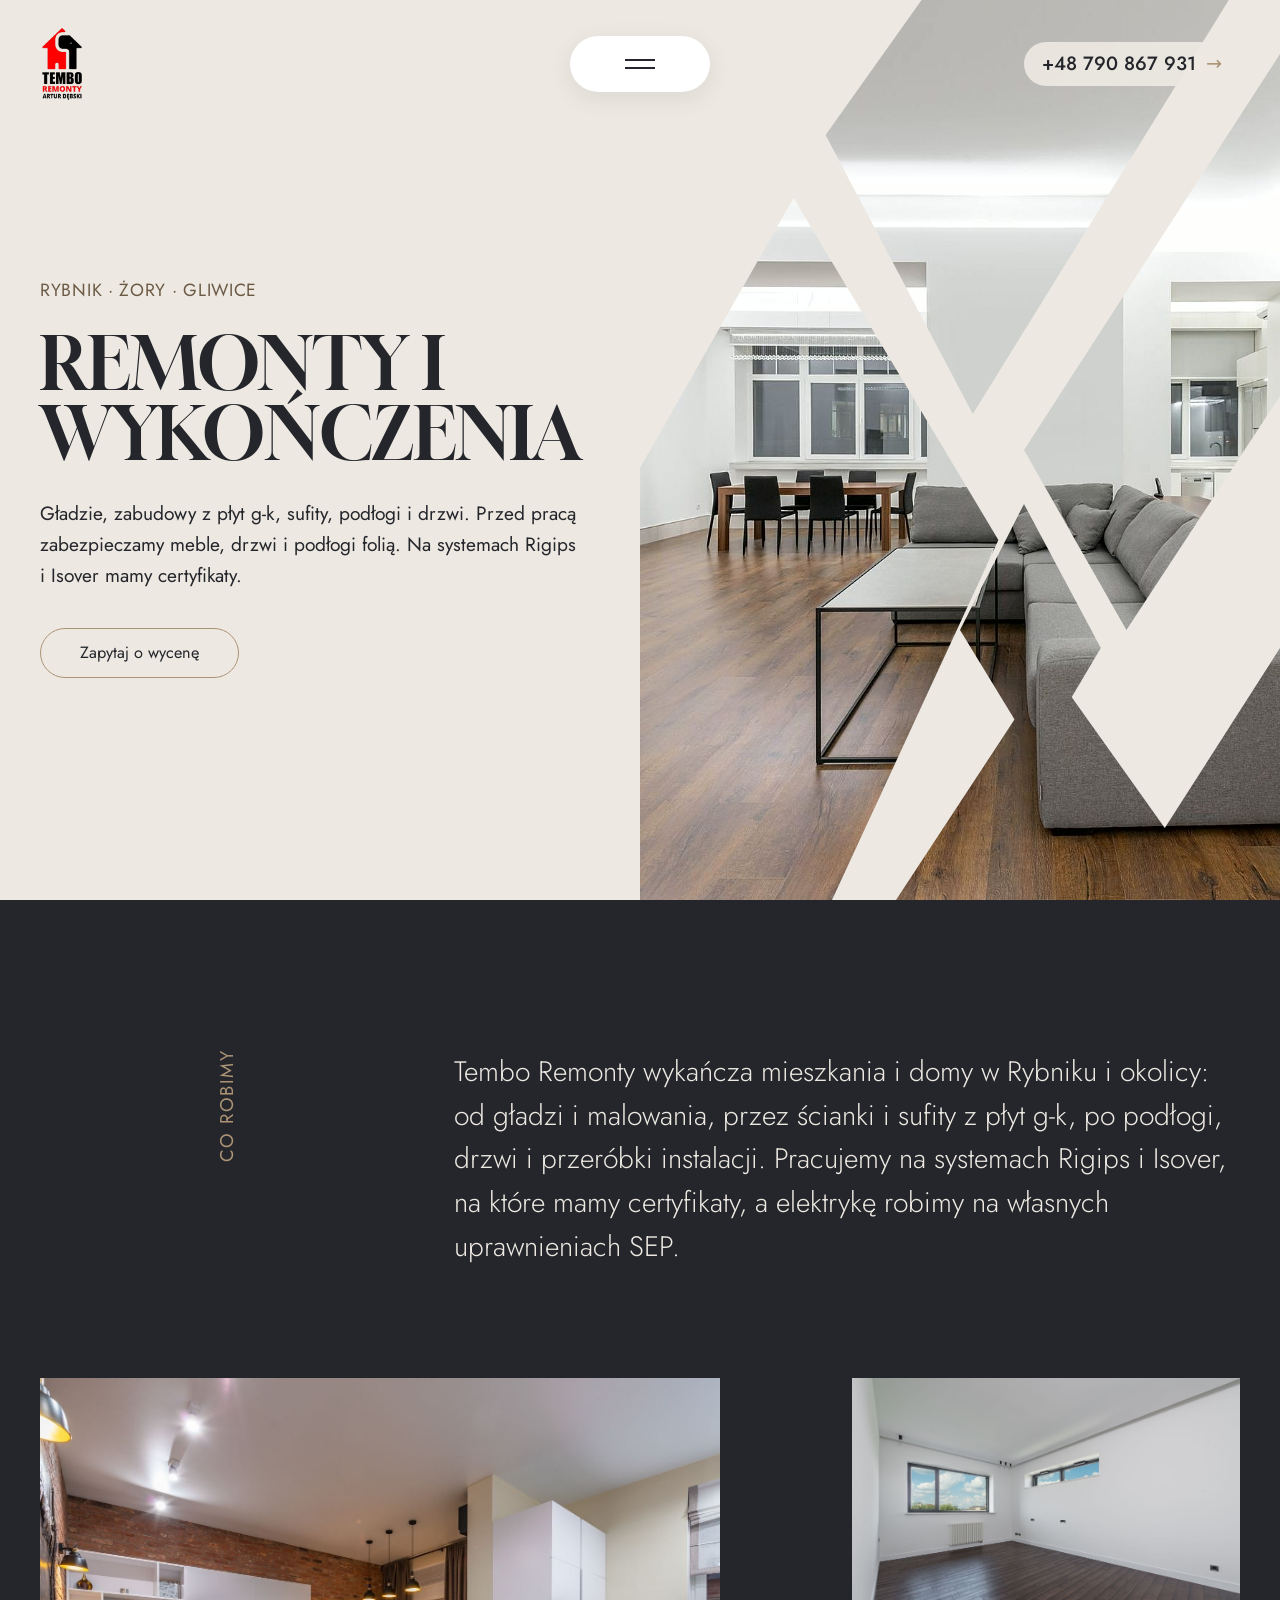
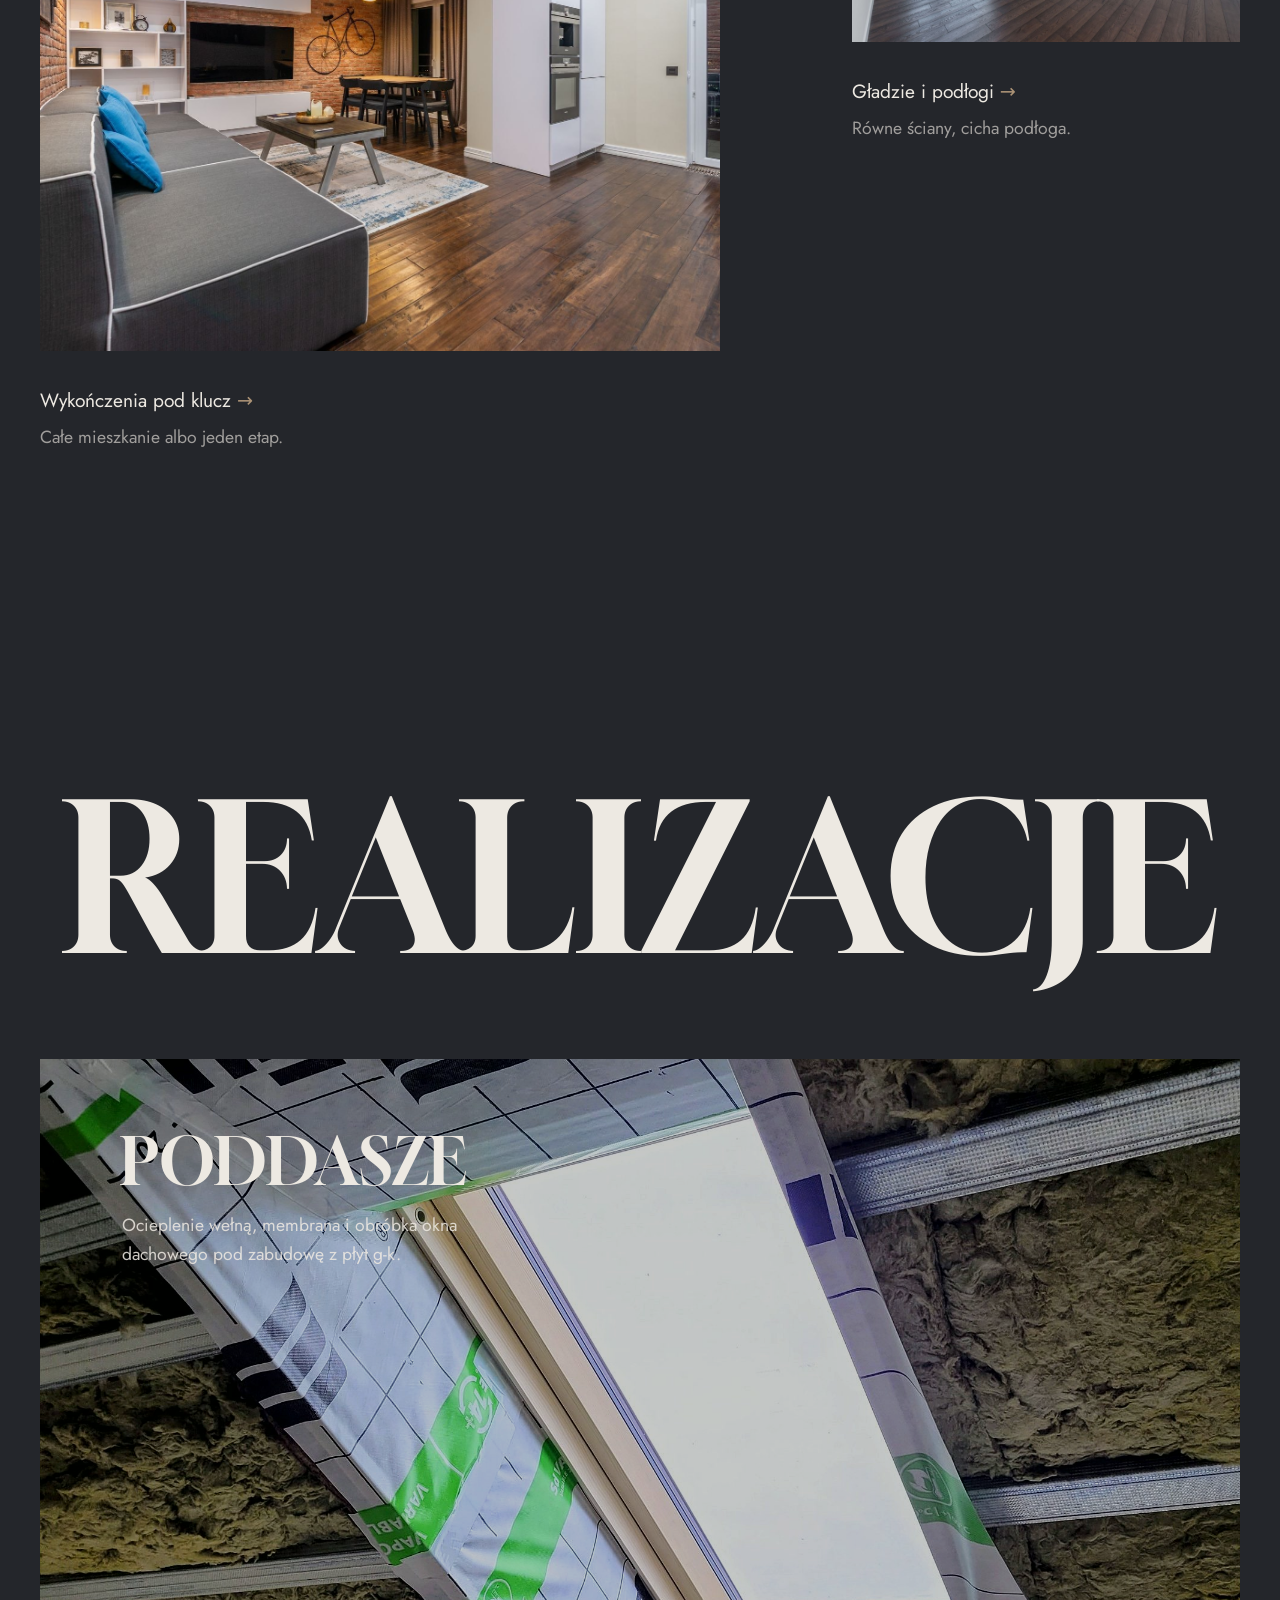
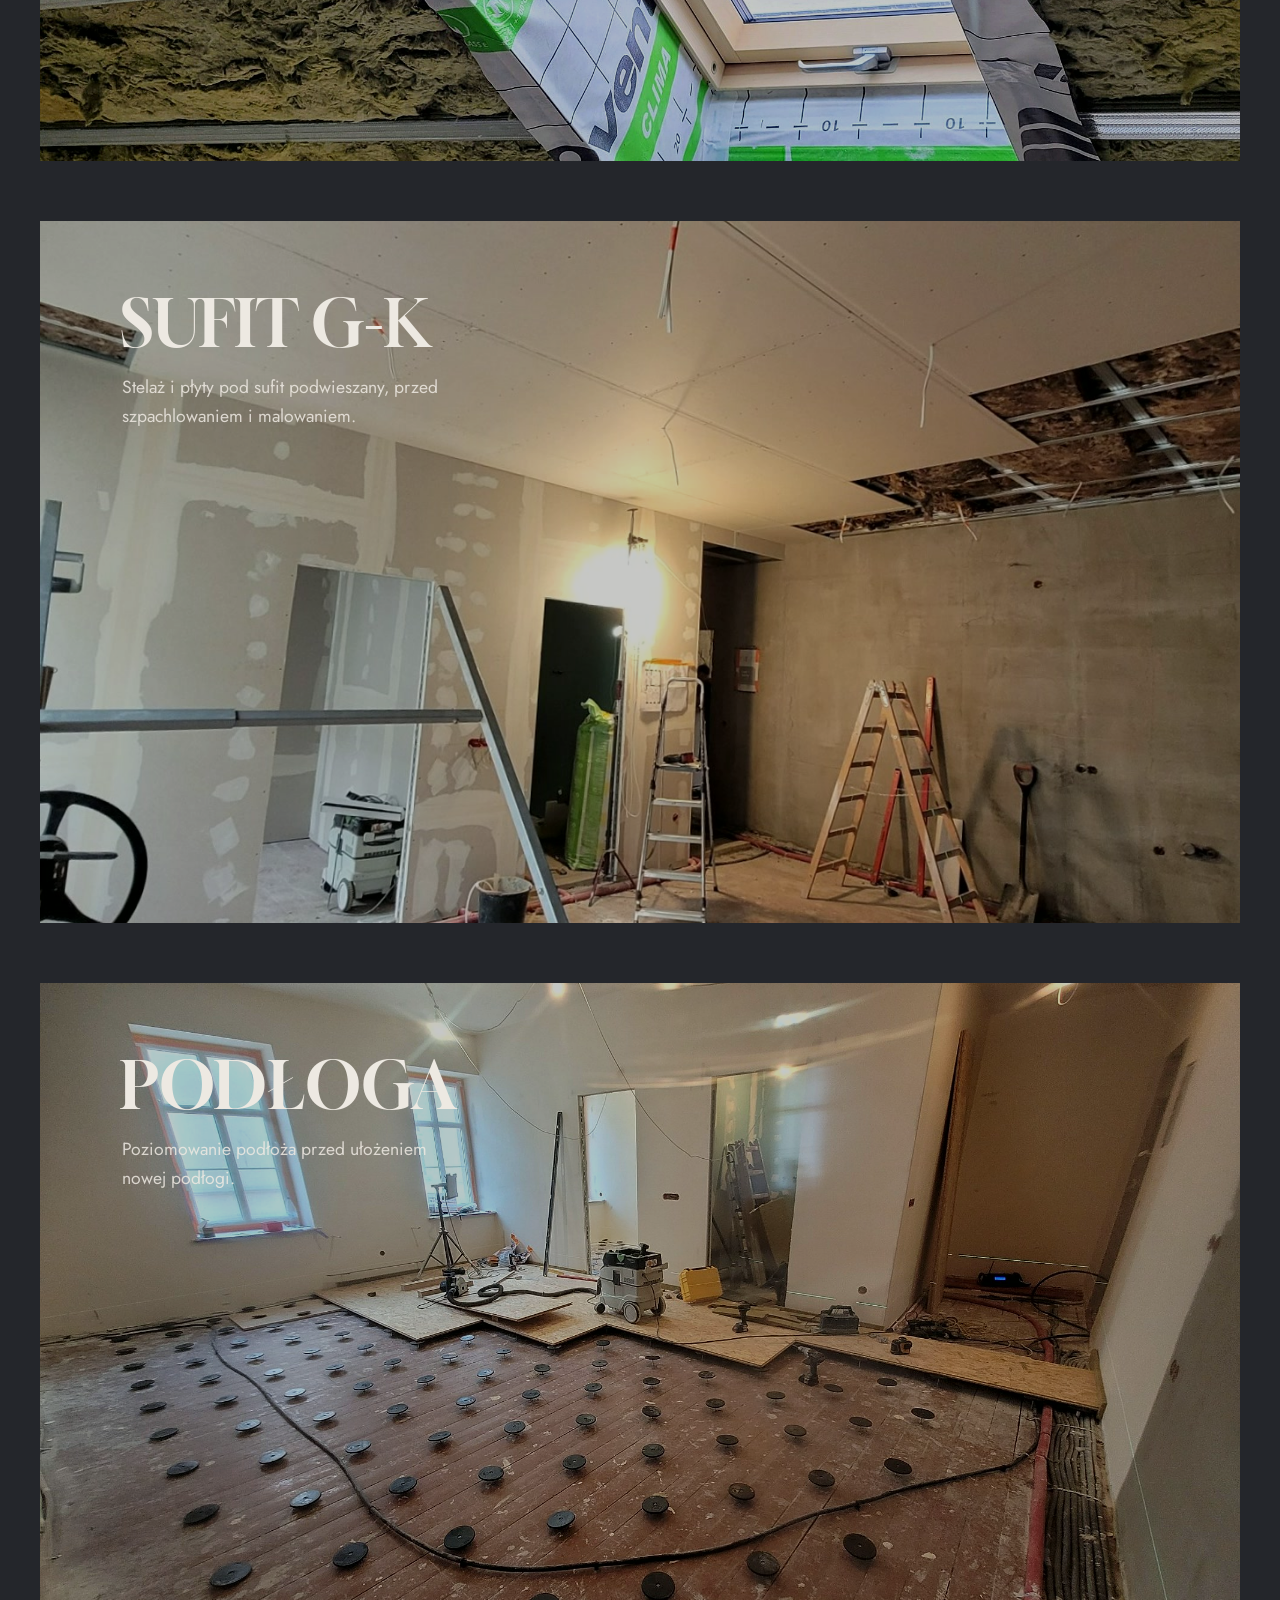
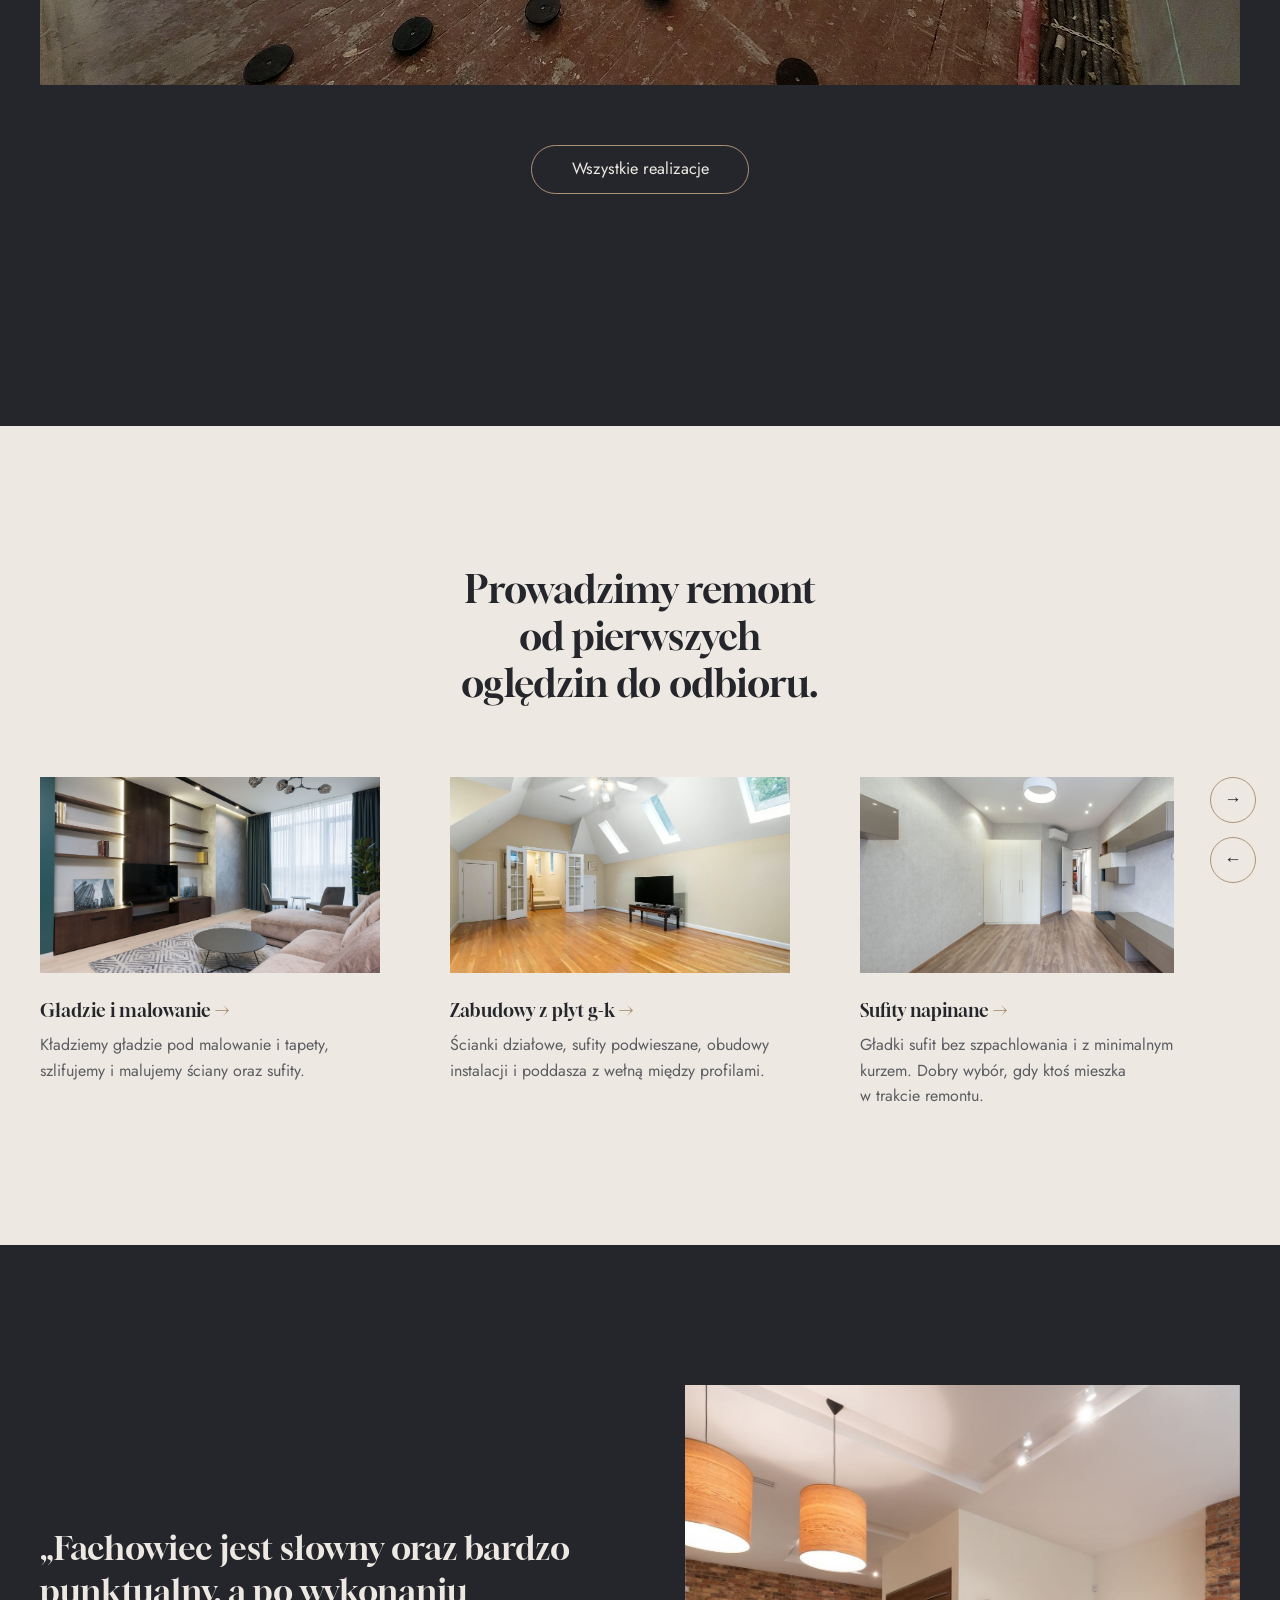
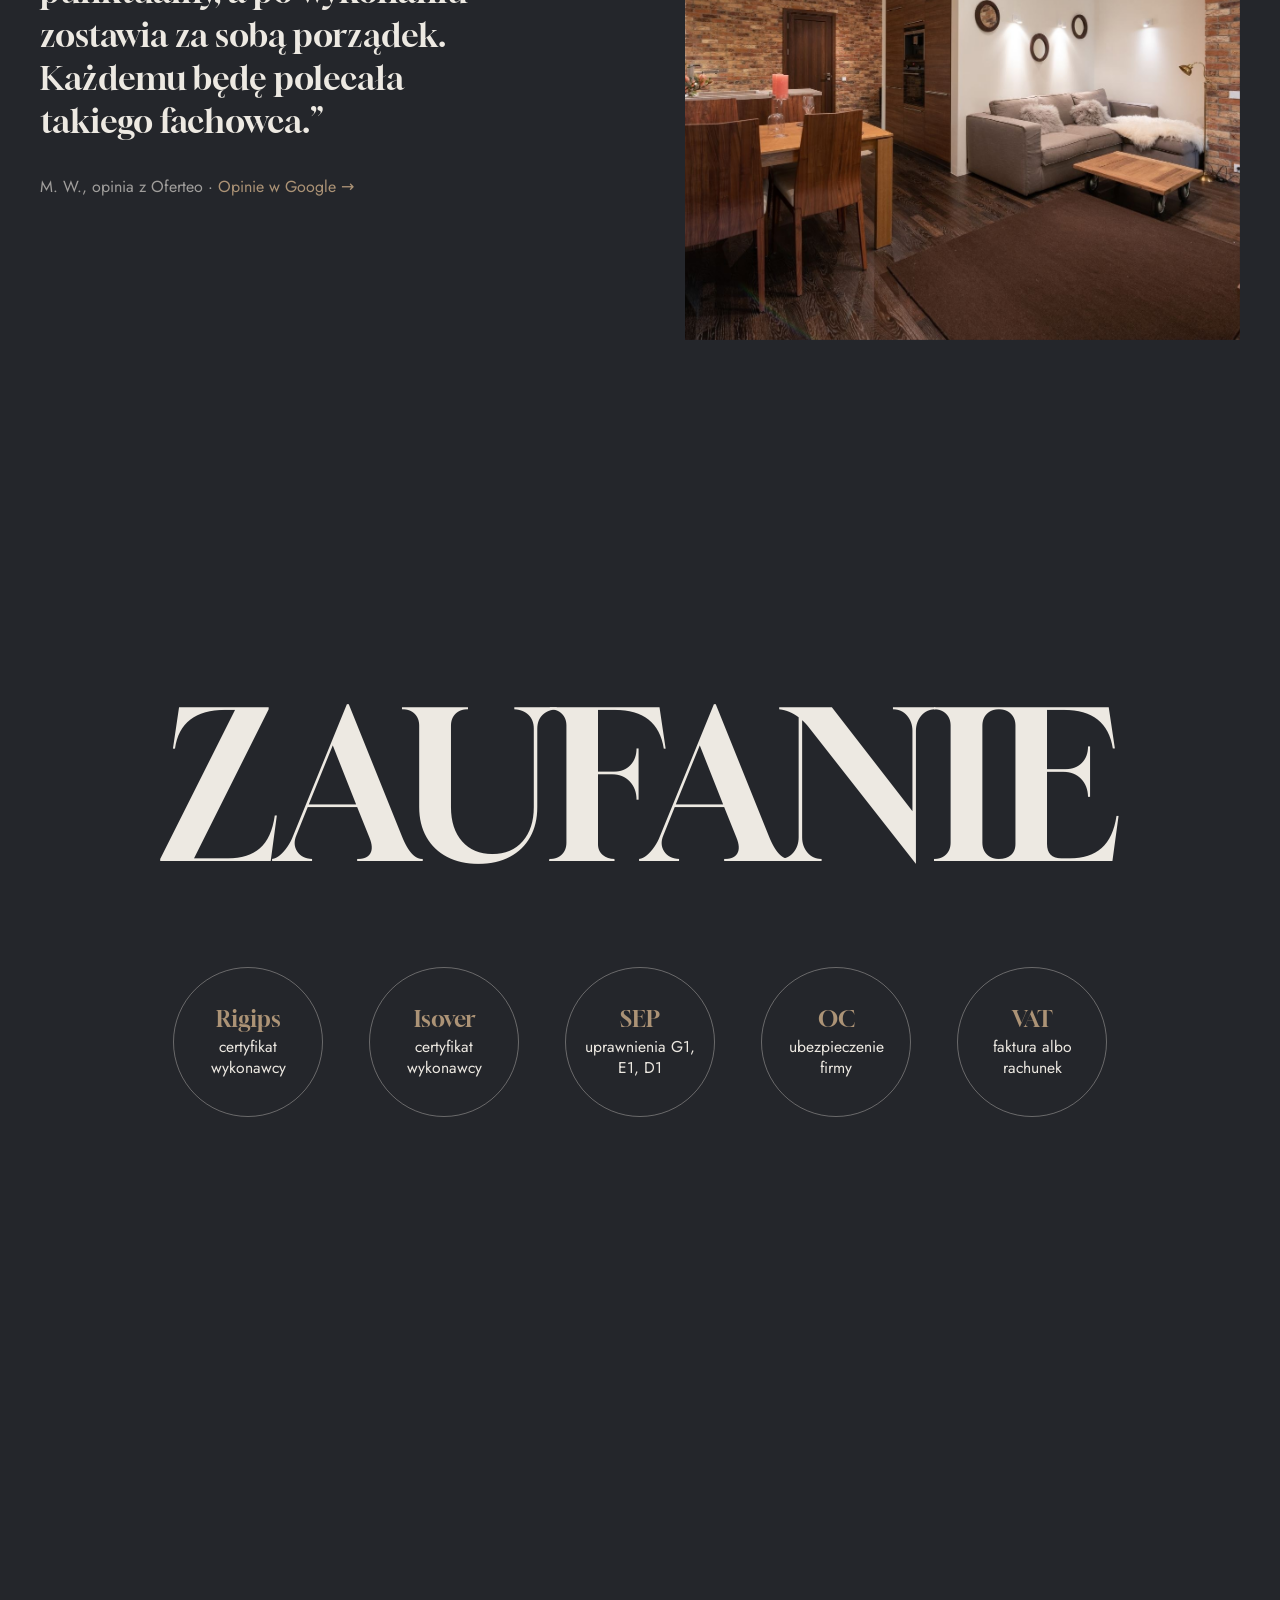
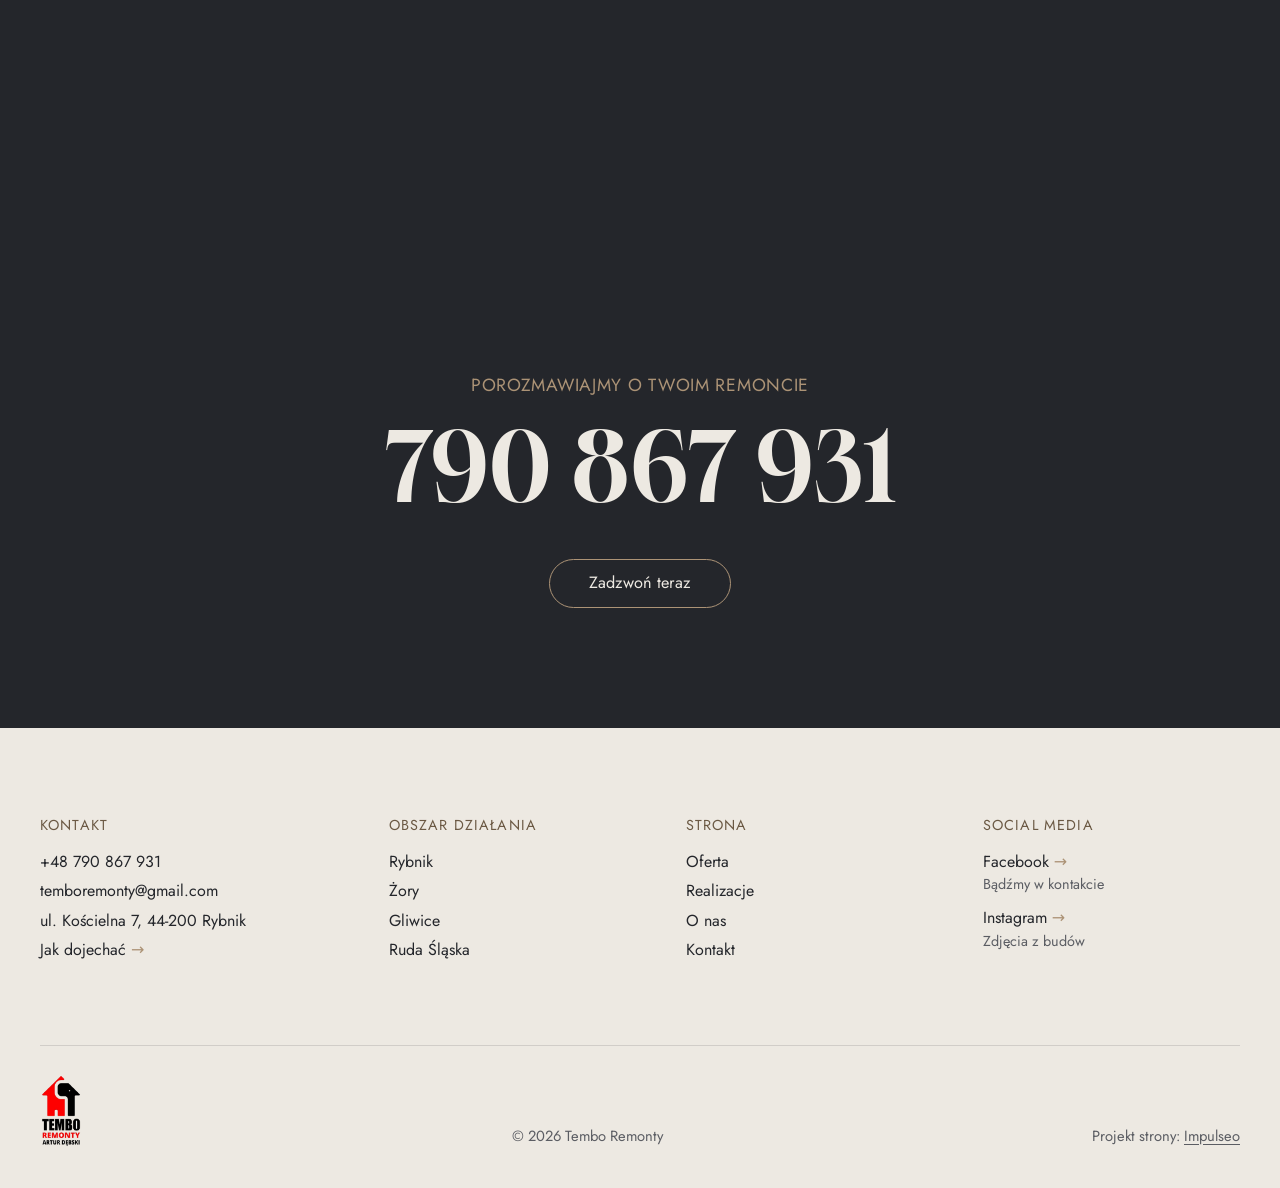
<file: index.html>
<!DOCTYPE html>
<html lang="pl">
<head>
<meta charset="UTF-8">
<meta name="viewport" content="width=device-width, initial-scale=1.0">
<title>Tembo Remonty · Rybnik</title>
<meta name="description" content="Tembo Remonty - wykończenia wnętrz w Rybniku i okolicach. Gładzie, malowanie, płyty g-k, sufity napinane, panele, drzwi i przeróbki instalacji.">
<link rel="canonical" href="https://kris20032.github.io/tembo-remonty/">
<meta name="robots" content="noindex, nofollow">
<meta property="og:type" content="website">
<meta property="og:locale" content="pl_PL">
<meta property="og:site_name" content="Tembo Remonty">
<meta property="og:title" content="Tembo Remonty · Rybnik">
<meta property="og:description" content="Tembo Remonty - wykończenia wnętrz w Rybniku i okolicach. Gładzie, malowanie, płyty g-k, sufity napinane, panele, drzwi i przeróbki instalacji.">
<meta property="og:url" content="https://kris20032.github.io/tembo-remonty/">
<meta property="og:image" content="https://kris20032.github.io/tembo-remonty/img/og.jpg">
<meta property="og:image:width" content="1200">
<meta property="og:image:height" content="630">
<meta name="twitter:card" content="summary_large_image">
<script type="application/ld+json">{"@context": "https://schema.org", "@type": "LocalBusiness", "name": "Tembo Remonty", "url": "https://kris20032.github.io/tembo-remonty/", "telephone": "+48790867931", "image": "https://kris20032.github.io/tembo-remonty/img/og.jpg", "areaServed": "Rybnik", "sameAs": ["https://www.facebook.com/temboremonty/", "https://www.instagram.com/temboremonty/"]}</script>
<link rel="preconnect" href="https://fonts.googleapis.com">
<link rel="preconnect" href="https://fonts.gstatic.com" crossorigin>
<link href="https://fonts.googleapis.com/css2?family=Gloock&family=Jost:wght@300;400;500&family=Space+Grotesk:wght@500;600;700&family=DM+Sans:opsz,wght@9..40,400;9..40,500;9..40,600&display=swap" rel="stylesheet">
<link rel="stylesheet" href="assets/styles.css?v=8070bbf5">
<link rel="stylesheet" href="assets/klind.css?v=1">
<link rel="preload" as="image" href="img/hero.jpg" fetchpriority="high">
</head>
<body class="k">

<header class="k-nav">
  <div class="k-nav-inner">
    <a class="k-brand" href="index.html"><img src="img/logo.png" alt="Tembo Remonty" width="288" height="503" decoding="async"></a>
    <button class="k-pill" type="button" aria-label="Menu" aria-expanded="false"><i></i><i></i></button>
    <a class="k-tel" href="tel:+48790867931"><span class="k-tel-txt">+48 790 867 931</span> <span class="k-arr" aria-hidden="true">→</span></a>
  </div>
</header>
<div class="k-menu" role="dialog" aria-label="Menu">
  <div><ul><li><a href="index.html" aria-current="page">Start</a></li><li><a href="oferta.html">Oferta</a></li><li><a href="realizacje.html">Realizacje</a></li><li><a href="o-nas.html">O nas</a></li><li><a href="kontakt.html">Kontakt</a></li></ul><a class="k-menu-tel" href="tel:+48790867931">+48 790 867 931</a></div>
</div>

<main>
<section class="k-hero">
  <div class="k-hero-art" role="img" aria-label="Jasny salon po wykończeniu">
    <div class="k-shard s1"></div><div class="k-shard s2"></div><div class="k-shard s4"></div><div class="k-shard s5"></div><div class="k-shard s6"></div>
  </div>
  <div class="k-hero-copy">
    <span class="k-kicker">Rybnik · Żory · Gliwice</span>
    <h1>Remonty i&nbsp;wykończenia</h1>
    <p>Gładzie, zabudowy z&nbsp;płyt g-k, sufity, podłogi i&nbsp;drzwi. Przed pracą zabezpieczamy meble, drzwi i&nbsp;podłogi folią. Na systemach Rigips i&nbsp;Isover mamy certyfikaty.</p>
    <a class="k-btn" href="kontakt.html">Zapytaj o&nbsp;wycenę</a>
  </div>
</section>

<section class="k-dark k-what">
  <div class="k-wrap">
    <div class="k-what-grid reveal">
      <span class="k-vlabel">Co robimy</span>
      <p class="k-what-txt">Tembo Remonty wykańcza mieszkania i&nbsp;domy w&nbsp;Rybniku i&nbsp;okolicy: od gładzi i&nbsp;malowania, przez ścianki i&nbsp;sufity z&nbsp;płyt g-k, po podłogi, drzwi i&nbsp;przeróbki instalacji. Pracujemy na systemach Rigips i&nbsp;Isover, na które mamy certyfikaty, a&nbsp;elektrykę robimy na własnych uprawnieniach SEP.</p>
    </div>
    <div class="k-duo">
      <a class="k-card reveal" href="oferta.html"><figure><img src="img/ph1.jpg" alt="Salon z ceglaną ścianą po wykończeniu" width="1880" height="1255" decoding="async"></figure><span class="k-cap">Wykończenia pod klucz <span class="k-arr">→</span><small>Całe mieszkanie albo jeden etap.</small></span></a>
      <a class="k-card reveal" href="oferta.html"><figure><img src="img/ph4.jpg" alt="Pokój po gładziach i nowej podłodze" width="1880" height="1255" decoding="async"></figure><span class="k-cap">Gładzie i&nbsp;podłogi <span class="k-arr">→</span><small>Równe ściany, cicha podłoga.</small></span></a>
    </div>
  </div>
</section>

<section class="k-dark">
  <h2 class="k-giant reveal">Realizacje</h2>
  <div class="k-work">
    <div class="k-stack"><article class="k-slide"><img src="img/g4.jpg" alt="Poddasze - realizacja Tembo Remonty" width="2000" height="2000" loading="lazy" decoding="async"><h3>Poddasze</h3><p>Ocieplenie wełną, membrana i&nbsp;obróbka okna dachowego pod zabudowę z&nbsp;płyt g-k.</p></article><article class="k-slide"><img src="img/g3.jpg" alt="Sufit g-k - realizacja Tembo Remonty" width="1364" height="1886" loading="lazy" decoding="async"><h3>Sufit g-k</h3><p>Stelaż i&nbsp;płyty pod sufit podwieszany, przed szpachlowaniem i&nbsp;malowaniem.</p></article><article class="k-slide"><img src="img/g2.jpg" alt="Podłoga - realizacja Tembo Remonty" width="2000" height="1500" loading="lazy" decoding="async"><h3>Podłoga</h3><p>Poziomowanie podłoża przed ułożeniem nowej podłogi.</p></article></div>
    <div class="k-center"><a class="k-btn" href="realizacje.html">Wszystkie realizacje</a></div>
  </div>
</section>

<section class="k-svc">
  <h2 class="reveal">Prowadzimy remont od pierwszych oględzin do odbioru.</h2>
  <div class="k-carousel">
    <div class="k-track"><a class="k-item" href="oferta.html"><img src="img/ph5.jpg" alt="Gładzie i malowanie" width="1880" height="1255" loading="lazy" decoding="async"><h3>Gładzie i&nbsp;malowanie <span class="k-arr">→</span></h3><p>Kładziemy gładzie pod malowanie i&nbsp;tapety, szlifujemy i&nbsp;malujemy ściany oraz sufity.</p></a><a class="k-item" href="oferta.html"><img src="img/g7.jpg" alt="Zabudowy z płyt g-k" width="1880" height="1253" loading="lazy" decoding="async"><h3>Zabudowy z&nbsp;płyt g-k <span class="k-arr">→</span></h3><p>Ścianki działowe, sufity podwieszane, obudowy instalacji i&nbsp;poddasza z&nbsp;wełną między profilami.</p></a><a class="k-item" href="oferta.html"><img src="img/g8.jpg" alt="Sufity napinane" width="1877" height="1300" loading="lazy" decoding="async"><h3>Sufity napinane <span class="k-arr">→</span></h3><p>Gładki sufit bez szpachlowania i&nbsp;z&nbsp;minimalnym kurzem. Dobry wybór, gdy ktoś mieszka w&nbsp;trakcie remontu.</p></a><a class="k-item" href="oferta.html"><img src="img/g6.jpg" alt="Efekty dekoracyjne" width="1880" height="1255" loading="lazy" decoding="async"><h3>Efekty dekoracyjne <span class="k-arr">→</span></h3><p>Beton dekoracyjny, tynki ozdobne, cegła licowa oraz kamień gipsowy na ścianie w&nbsp;salonie albo za telewizorem.</p></a><a class="k-item" href="oferta.html"><img src="img/g9.jpg" alt="Podłogi i drzwi" width="1832" height="1008" loading="lazy" decoding="async"><h3>Podłogi i&nbsp;drzwi <span class="k-arr">→</span></h3><p>Układamy panele, parkiet i&nbsp;listwy, montujemy drzwi wewnętrzne.</p></a><a class="k-item" href="oferta.html"><img src="img/ph3.jpg" alt="Elektryka i hydraulika" width="1880" height="1255" loading="lazy" decoding="async"><h3>Elektryka i&nbsp;hydraulika <span class="k-arr">→</span></h3><p>Przenosimy gniazdka, punkty światła i&nbsp;podejścia wodne. Elektrykę robimy na uprawnieniach SEP G1, E1 i&nbsp;D1.</p></a></div>
    <div class="k-arrows"><button type="button" data-dir="1" aria-label="Dalej">→</button><button type="button" data-dir="-1" aria-label="Wstecz">←</button></div>
  </div>
</section>

<section class="k-dark k-quote">
  <div class="k-wrap k-quote-grid">
    <div class="reveal">
      <blockquote>„Fachowiec jest słowny oraz bardzo punktualny, a&nbsp;po wykonaniu zostawia za sobą porządek. Każdemu będę polecała takiego fachowca.”</blockquote>
      <cite>M. W., opinia z&nbsp;Oferteo · <a href="https://www.google.com/maps/place/Tembo+Remonty/@50.096183,18.5393184,464m/data=!3m1!1e3!4m6!3m5!1s0x47114fd9f1340dcb:0xa4ba30b0037c0c90!8m2!3d50.096408!4d18.5416532" target="_blank" rel="noopener">Opinie w&nbsp;Google <span class="k-arr">→</span></a></cite>
    </div>
    <div class="reveal"><img src="img/ph2.jpg" alt="Jadalnia i salon po remoncie" width="1880" height="1255" loading="lazy" decoding="async"></div>
  </div>
</section>

<section class="k-dark k-trust">
  <h2 class="k-giant reveal">Zaufanie</h2>
  <ul class="k-badges reveal">
    <li><span><b>Rigips</b>certyfikat wykonawcy</span></li>
    <li><span><b>Isover</b>certyfikat wykonawcy</span></li>
    <li><span><b>SEP</b>uprawnienia G1, E1, D1</span></li>
    <li><span><b>OC</b>ubezpieczenie firmy</span></li>
    <li><span><b>VAT</b>faktura albo rachunek</span></li>
  </ul>
</section>

<section class="k-dark k-call">
  <div class="stopklatka k-stk" aria-hidden="true"><div class="stk-bg" style="background-image:url(img/about.jpg)"></div></div>
  <span class="k-kicker">Porozmawiajmy o&nbsp;Twoim remoncie</span>
  <a class="k-bignum" href="tel:+48790867931">790 867 931</a>
  <a class="k-btn" href="tel:+48790867931">Zadzwoń teraz</a>
</section>
</main>

<footer class="k-foot">
  <div class="k-wrap">
    <div class="k-foot-grid">
      <div>
        <h4>Kontakt</h4>
        <ul><li><a href="tel:+48790867931">+48 790 867 931</a></li><li><a href="mailto:temboremonty@gmail.com">temboremonty@gmail.com</a></li><li>ul. Kościelna 7, 44-200 Rybnik</li><li><a href="https://www.google.com/maps/place/Tembo+Remonty/@50.096183,18.5393184,464m/data=!3m1!1e3!4m6!3m5!1s0x47114fd9f1340dcb:0xa4ba30b0037c0c90!8m2!3d50.096408!4d18.5416532" target="_blank" rel="noopener">Jak dojechać <span class="k-arr">→</span></a></li></ul>
      </div>
      <div>
        <h4>Obszar działania</h4>
        <ul><li>Rybnik</li><li>Żory</li><li>Gliwice</li><li>Ruda Śląska</li></ul>
      </div>
      <div>
        <h4>Strona</h4>
        <ul><li><a href="oferta.html">Oferta</a></li><li><a href="realizacje.html">Realizacje</a></li><li><a href="o-nas.html">O nas</a></li><li><a href="kontakt.html">Kontakt</a></li></ul>
      </div>
      <div class="k-soc">
        <h4>Social media</h4>
        <a href="https://www.facebook.com/temboremonty/" target="_blank" rel="noopener">Facebook <span class="k-arr">→</span></a><small>Bądźmy w kontakcie</small>
        <a href="https://www.instagram.com/temboremonty/" target="_blank" rel="noopener">Instagram <span class="k-arr">→</span></a><small>Zdjęcia z budów</small>
      </div>
    </div>
    <div class="k-foot-bot">
      <img src="img/logo.png" alt="Tembo Remonty" width="288" height="503" loading="lazy" decoding="async">
      <span>© 2026 Tembo Remonty</span>
      <span>Projekt strony: <a class="foot-credit" href="https://impulseo.pl" target="_blank" rel="noopener">Impulseo</a></span>
    </div>
  </div>
</footer>
<div class="sticky-call"><a class="sc-call" href="tel:+48790867931"><svg class="ico-tel" width="16" height="16" viewBox="0 0 24 24" fill="none" aria-hidden="true"><path d="M6.6 10.8a15.5 15.5 0 0 0 6.6 6.6l2.2-2.2a1 1 0 0 1 1-.24 11.4 11.4 0 0 0 3.6.58 1 1 0 0 1 1 1V20a1 1 0 0 1-1 1A17 17 0 0 1 3 4a1 1 0 0 1 1-1h3.5a1 1 0 0 1 1 1c0 1.25.2 2.46.58 3.6a1 1 0 0 1-.25 1l-2.23 2.2Z" fill="currentColor"/></svg> Zadzwoń</a><a class="sc-quote" href="kontakt.html">Zapytaj o wycenę</a></div>
<div class="demo-wazne" data-do="2026-10-22" data-cykl="3" hidden><svg class="dw-ico" width="13" height="13" viewBox="0 0 24 24" fill="none" aria-hidden="true"><circle cx="12" cy="12" r="8.6" stroke="currentColor" stroke-width="1.8"/><path d="M12 7.2V12l3.3 2" stroke="currentColor" stroke-width="1.8" stroke-linecap="round"/></svg><span class="dw-txt"></span></div>

<script src="assets/main.js"></script>
<script src="assets/klind.js?v=1"></script>
</body>
</html>
</file>
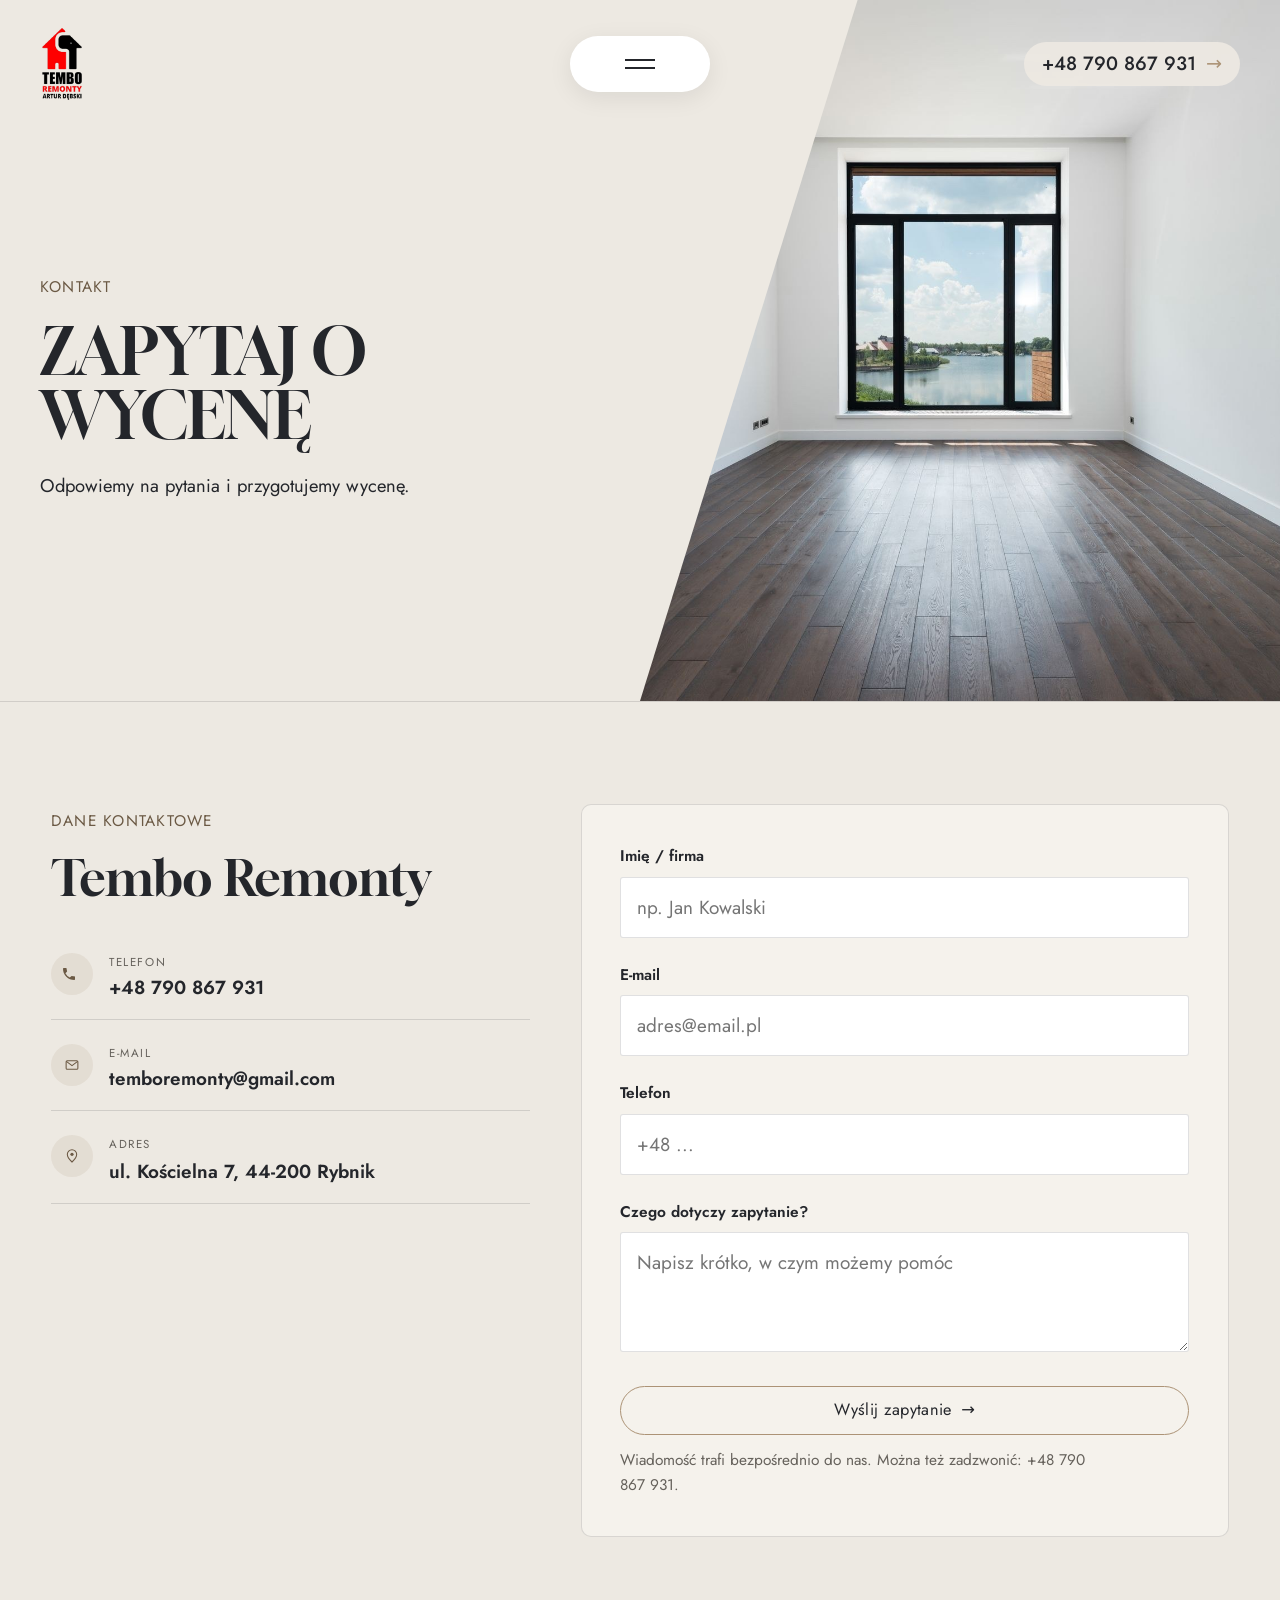
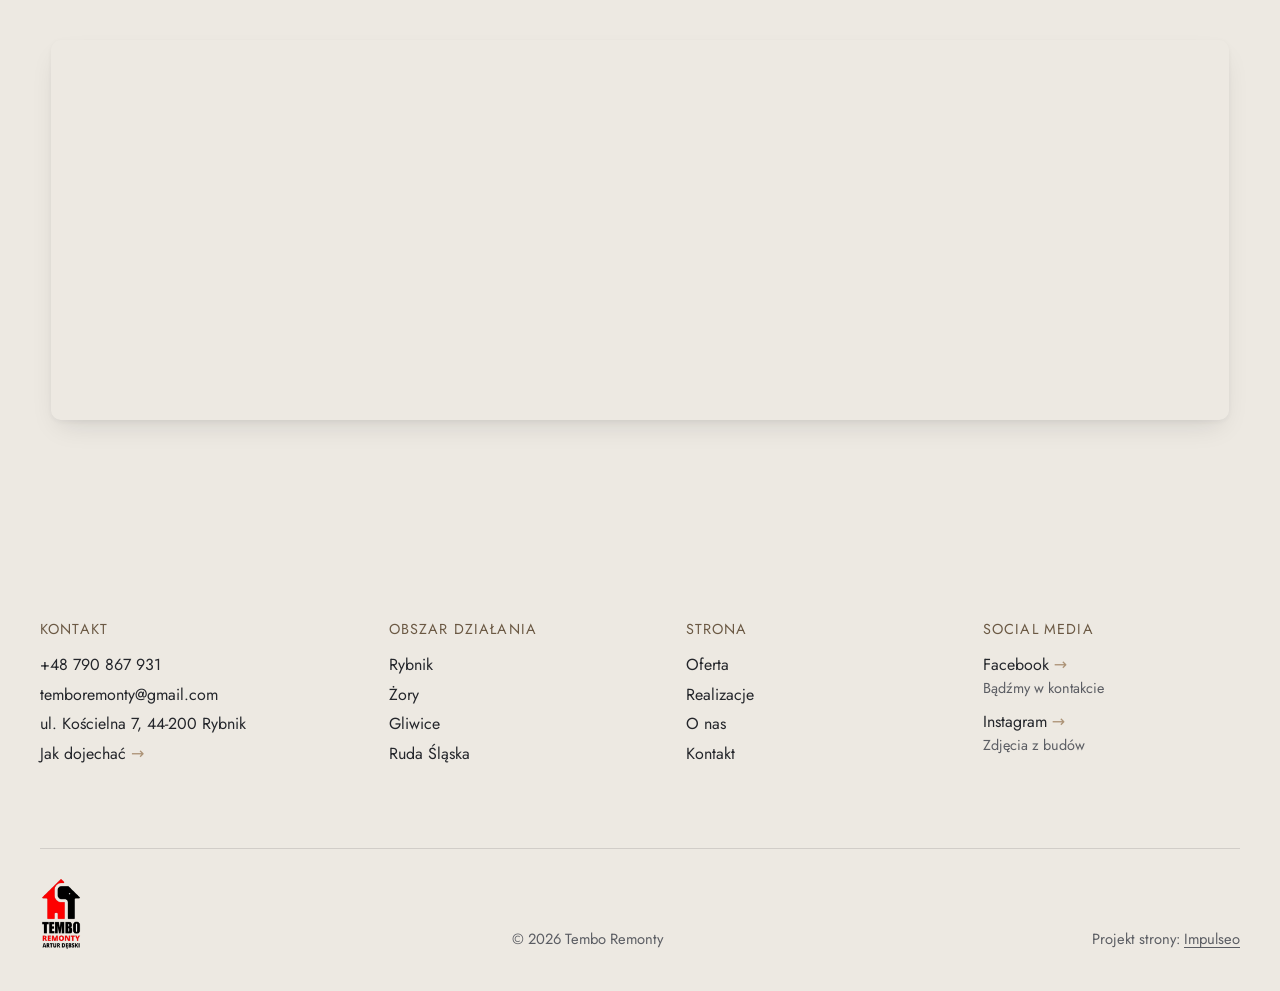
<file: kontakt.html>
<!DOCTYPE html>
<html lang="pl">
<head>
<meta charset="UTF-8">
<meta name="viewport" content="width=device-width, initial-scale=1.0">
<title>Kontakt - Tembo Remonty</title>
<meta name="description" content="Kontakt Tembo Remonty - ul. Kościelna 7, 44-200 Rybnik">
<link rel="canonical" href="https://kris20032.github.io/tembo-remonty/kontakt.html">
<meta name="robots" content="noindex, nofollow">
<meta property="og:type" content="website">
<meta property="og:locale" content="pl_PL">
<meta property="og:site_name" content="Tembo Remonty">
<meta property="og:title" content="Kontakt - Tembo Remonty">
<meta property="og:description" content="Kontakt Tembo Remonty - ul. Kościelna 7, 44-200 Rybnik">
<meta property="og:url" content="https://kris20032.github.io/tembo-remonty/kontakt.html">
<meta property="og:image" content="https://kris20032.github.io/tembo-remonty/img/og.jpg">
<meta property="og:image:width" content="1200">
<meta property="og:image:height" content="630">
<meta name="twitter:card" content="summary_large_image">
<link rel="preconnect" href="https://fonts.googleapis.com">
<link rel="preconnect" href="https://fonts.gstatic.com" crossorigin>
<link href="https://fonts.googleapis.com/css2?family=Gloock&family=Jost:wght@300;400;500&family=Space+Grotesk:wght@500;600;700&family=DM+Sans:opsz,wght@9..40,400;9..40,500;9..40,600&display=swap" rel="stylesheet">
<link rel="stylesheet" href="assets/styles.css?v=8070bbf5">
<link rel="stylesheet" href="assets/klind.css?v=1">
</head>
<body class="k">

<header class="k-nav">
  <div class="k-nav-inner">
    <a class="k-brand" href="index.html"><img src="img/logo.png" alt="Tembo Remonty" width="288" height="503" decoding="async"></a>
    <button class="k-pill" type="button" aria-label="Menu" aria-expanded="false"><i></i><i></i></button>
    <a class="k-tel" href="tel:+48790867931"><span class="k-tel-txt">+48 790 867 931</span> <span class="k-arr" aria-hidden="true">→</span></a>
  </div>
</header>
<div class="k-menu" role="dialog" aria-label="Menu">
  <div><ul><li><a href="index.html">Start</a></li><li><a href="oferta.html">Oferta</a></li><li><a href="realizacje.html">Realizacje</a></li><li><a href="o-nas.html">O nas</a></li><li><a href="kontakt.html" aria-current="page">Kontakt</a></li></ul><a class="k-menu-tel" href="tel:+48790867931">+48 790 867 931</a></div>
</div>

<main>
<section class="pagehead">
  <img src="img/ph3.jpg" alt="Tembo Remonty - Zapytaj o wycenę" width="1880" height="1255" decoding="async">
  <div class="wrap">
    <span class="eyebrow">Kontakt</span>
    <h1>Zapytaj o wycenę</h1>
    <p>Odpowiemy na pytania i przygotujemy wycenę.</p>
  </div>
</section>
<section>
  <div class="wrap contact-grid">
    <div class="reveal">
      <span class="eyebrow">Dane kontaktowe</span>
      <h2 style="margin:var(--space-4) 0 var(--space-6)">Tembo Remonty</h2>
      <div class="info-list">
        <div class="info-row"><div class="ic"><svg class="ico-tel" width="16" height="16" viewBox="0 0 24 24" fill="none" aria-hidden="true"><path d="M6.6 10.8a15.5 15.5 0 0 0 6.6 6.6l2.2-2.2a1 1 0 0 1 1-.24 11.4 11.4 0 0 0 3.6.58 1 1 0 0 1 1 1V20a1 1 0 0 1-1 1A17 17 0 0 1 3 4a1 1 0 0 1 1-1h3.5a1 1 0 0 1 1 1c0 1.25.2 2.46.58 3.6a1 1 0 0 1-.25 1l-2.23 2.2Z" fill="currentColor"/></svg></div><div><div class="lbl">Telefon</div><a class="val" href="tel:+48790867931">+48 790 867 931</a></div></div>
        <div class="info-row"><div class="ic"><svg class="ico-mail" width="16" height="16" viewBox="0 0 24 24" fill="none" aria-hidden="true"><rect x="3.2" y="5.5" width="17.6" height="13" rx="1.6" stroke="currentColor" stroke-width="1.6"/><path d="M4 7l8 6 8-6" stroke="currentColor" stroke-width="1.6" stroke-linecap="round" stroke-linejoin="round"/></svg></div><div><div class="lbl">E-mail</div><a class="val" href="mailto:temboremonty@gmail.com">temboremonty@gmail.com</a></div></div>
        <div class="info-row"><div class="ic"><svg class="ico-pin" width="16" height="16" viewBox="0 0 24 24" fill="none" aria-hidden="true"><path d="M12 21s7-6.1 7-11.5A7 7 0 0 0 5 9.5C5 14.9 12 21 12 21Z" stroke="currentColor" stroke-width="1.6" fill="none"/><circle cx="12" cy="9.5" r="2.4" fill="currentColor"/></svg></div><div><div class="lbl">Adres</div><div class="val">ul. Kościelna 7, 44-200 Rybnik</div></div></div>
      </div>
    </div>
    <div class="reveal">
      <form class="form" action="https://formsubmit.co/temboremonty@gmail.com" method="POST">
        <input type="hidden" name="_subject" value="Zapytanie ze strony Tembo Remonty">
        <input type="hidden" name="_captcha" value="false">
        <input type="hidden" name="_template" value="table">
        <div class="fld"><label for="name">Imię / firma</label><input id="name" name="name" type="text" placeholder="np. Jan Kowalski" required></div>
        <div class="fld"><label for="email">E-mail</label><input id="email" name="email" type="email" placeholder="adres@email.pl" required></div>
        <div class="fld"><label for="phone">Telefon</label><input id="phone" name="phone" type="tel" placeholder="+48 ..."></div>
        <div class="fld"><label for="msg">Czego dotyczy zapytanie?</label><textarea id="msg" name="message" placeholder="Napisz krótko, w czym możemy pomóc" required></textarea></div>
        <button type="submit" class="btn btn-accent" style="width:100%;justify-content:center">Wyślij zapytanie <span class="arr">→</span></button>
        <p class="note">Wiadomość trafi bezpośrednio do nas. Można też zadzwonić: +48 790 867 931.</p>
      </form>
    </div>
  </div>
</section>
<section style="padding-top:0">
  <div class="wrap reveal">
    <iframe class="map" title="Tembo Remonty - Rybnik" src="https://maps.google.com/maps?q=50.096408%2C18.5416532&z=15&output=embed" loading="lazy" referrerpolicy="no-referrer-when-downgrade"></iframe>
  </div>
</section>
</main>

<footer class="k-foot">
  <div class="k-wrap">
    <div class="k-foot-grid">
      <div>
        <h4>Kontakt</h4>
        <ul><li><a href="tel:+48790867931">+48 790 867 931</a></li><li><a href="mailto:temboremonty@gmail.com">temboremonty@gmail.com</a></li><li>ul. Kościelna 7, 44-200 Rybnik</li><li><a href="https://www.google.com/maps/place/Tembo+Remonty/@50.096183,18.5393184,464m/data=!3m1!1e3!4m6!3m5!1s0x47114fd9f1340dcb:0xa4ba30b0037c0c90!8m2!3d50.096408!4d18.5416532" target="_blank" rel="noopener">Jak dojechać <span class="k-arr">→</span></a></li></ul>
      </div>
      <div>
        <h4>Obszar działania</h4>
        <ul><li>Rybnik</li><li>Żory</li><li>Gliwice</li><li>Ruda Śląska</li></ul>
      </div>
      <div>
        <h4>Strona</h4>
        <ul><li><a href="oferta.html">Oferta</a></li><li><a href="realizacje.html">Realizacje</a></li><li><a href="o-nas.html">O nas</a></li><li><a href="kontakt.html">Kontakt</a></li></ul>
      </div>
      <div class="k-soc">
        <h4>Social media</h4>
        <a href="https://www.facebook.com/temboremonty/" target="_blank" rel="noopener">Facebook <span class="k-arr">→</span></a><small>Bądźmy w kontakcie</small>
        <a href="https://www.instagram.com/temboremonty/" target="_blank" rel="noopener">Instagram <span class="k-arr">→</span></a><small>Zdjęcia z budów</small>
      </div>
    </div>
    <div class="k-foot-bot">
      <img src="img/logo.png" alt="Tembo Remonty" width="288" height="503" loading="lazy" decoding="async">
      <span>© 2026 Tembo Remonty</span>
      <span>Projekt strony: <a class="foot-credit" href="https://impulseo.pl" target="_blank" rel="noopener">Impulseo</a></span>
    </div>
  </div>
</footer>
<div class="sticky-call"><a class="sc-call" href="tel:+48790867931"><svg class="ico-tel" width="16" height="16" viewBox="0 0 24 24" fill="none" aria-hidden="true"><path d="M6.6 10.8a15.5 15.5 0 0 0 6.6 6.6l2.2-2.2a1 1 0 0 1 1-.24 11.4 11.4 0 0 0 3.6.58 1 1 0 0 1 1 1V20a1 1 0 0 1-1 1A17 17 0 0 1 3 4a1 1 0 0 1 1-1h3.5a1 1 0 0 1 1 1c0 1.25.2 2.46.58 3.6a1 1 0 0 1-.25 1l-2.23 2.2Z" fill="currentColor"/></svg> Zadzwoń</a><a class="sc-quote" href="kontakt.html">Zapytaj o wycenę</a></div>
<div class="demo-wazne" data-do="2026-10-22" data-cykl="3" hidden><svg class="dw-ico" width="13" height="13" viewBox="0 0 24 24" fill="none" aria-hidden="true"><circle cx="12" cy="12" r="8.6" stroke="currentColor" stroke-width="1.8"/><path d="M12 7.2V12l3.3 2" stroke="currentColor" stroke-width="1.8" stroke-linecap="round"/></svg><span class="dw-txt"></span></div>

<script src="assets/main.js"></script>
<script src="assets/klind.js?v=1"></script>
</body>
</html>
</file>
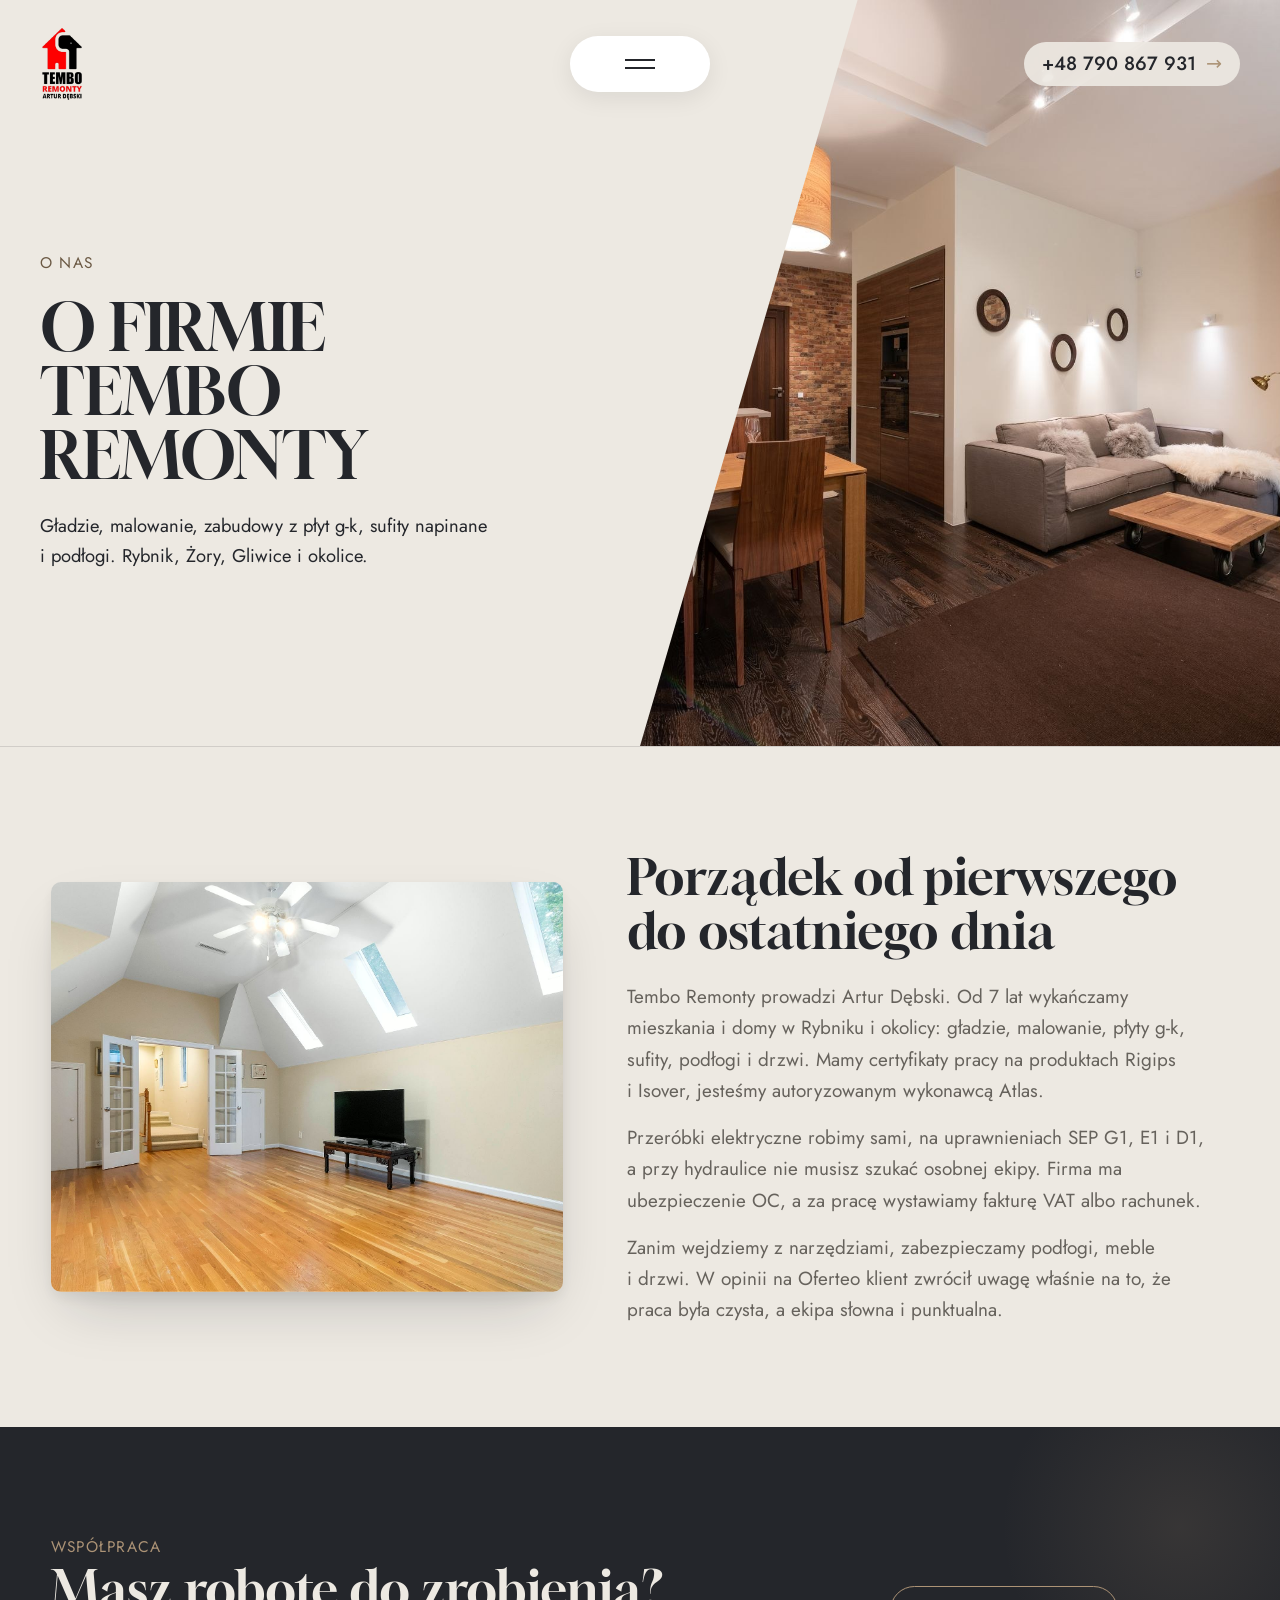
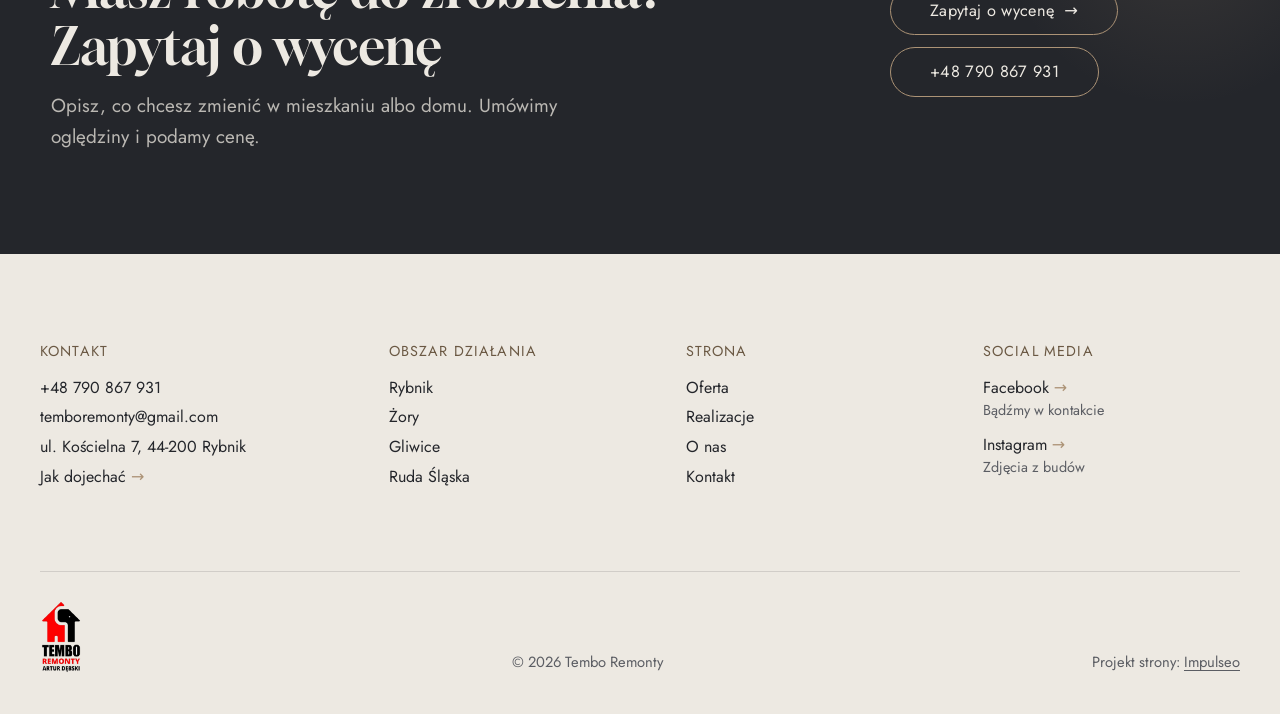
<file: o-nas.html>
<!DOCTYPE html>
<html lang="pl">
<head>
<meta charset="UTF-8">
<meta name="viewport" content="width=device-width, initial-scale=1.0">
<title>O nas - Tembo Remonty</title>
<meta name="description" content="Tembo Remonty - wykończenia wnętrz w Rybniku i okolicach. Gładzie, malowanie, płyty g-k, sufity napinane, panele, drzwi i przeróbki instalacji.">
<link rel="canonical" href="https://kris20032.github.io/tembo-remonty/o-nas.html">
<meta name="robots" content="noindex, nofollow">
<meta property="og:type" content="website">
<meta property="og:locale" content="pl_PL">
<meta property="og:site_name" content="Tembo Remonty">
<meta property="og:title" content="O nas - Tembo Remonty">
<meta property="og:description" content="Tembo Remonty - wykończenia wnętrz w Rybniku i okolicach. Gładzie, malowanie, płyty g-k, sufity napinane, panele, drzwi i przeróbki instalacji.">
<meta property="og:url" content="https://kris20032.github.io/tembo-remonty/o-nas.html">
<meta property="og:image" content="https://kris20032.github.io/tembo-remonty/img/og.jpg">
<meta property="og:image:width" content="1200">
<meta property="og:image:height" content="630">
<meta name="twitter:card" content="summary_large_image">
<link rel="preconnect" href="https://fonts.googleapis.com">
<link rel="preconnect" href="https://fonts.gstatic.com" crossorigin>
<link href="https://fonts.googleapis.com/css2?family=Gloock&family=Jost:wght@300;400;500&family=Space+Grotesk:wght@500;600;700&family=DM+Sans:opsz,wght@9..40,400;9..40,500;9..40,600&display=swap" rel="stylesheet">
<link rel="stylesheet" href="assets/styles.css?v=8070bbf5">
<link rel="stylesheet" href="assets/klind.css?v=1">
</head>
<body class="k">

<header class="k-nav">
  <div class="k-nav-inner">
    <a class="k-brand" href="index.html"><img src="img/logo.png" alt="Tembo Remonty" width="288" height="503" decoding="async"></a>
    <button class="k-pill" type="button" aria-label="Menu" aria-expanded="false"><i></i><i></i></button>
    <a class="k-tel" href="tel:+48790867931"><span class="k-tel-txt">+48 790 867 931</span> <span class="k-arr" aria-hidden="true">→</span></a>
  </div>
</header>
<div class="k-menu" role="dialog" aria-label="Menu">
  <div><ul><li><a href="index.html">Start</a></li><li><a href="oferta.html">Oferta</a></li><li><a href="realizacje.html">Realizacje</a></li><li><a href="o-nas.html" aria-current="page">O nas</a></li><li><a href="kontakt.html">Kontakt</a></li></ul><a class="k-menu-tel" href="tel:+48790867931">+48 790 867 931</a></div>
</div>

<main>
<section class="pagehead">
  <img src="img/ph2.jpg" alt="Tembo Remonty - O firmie Tembo Remonty" width="1880" height="1255" decoding="async">
  <div class="wrap">
    <span class="eyebrow">O nas</span>
    <h1>O firmie Tembo Remonty</h1>
    <p>Gładzie, malowanie, zabudowy z płyt g-k, sufity napinane i podłogi. Rybnik, Żory, Gliwice i okolice.</p>
  </div>
</section>
<section>
  <div class="wrap split">
    <div class="split-art reveal"><img src="img/g7.jpg" alt="Tembo Remonty" loading="lazy" width="1880" height="1253" decoding="async"></div>
    <div class="split-copy reveal">
      <h2>Porządek od pierwszego do ostatniego dnia</h2>
      <p class="muted">Tembo Remonty prowadzi Artur Dębski. Od 7 lat wykańczamy mieszkania i domy w Rybniku i okolicy: gładzie, malowanie, płyty g-k, sufity, podłogi i drzwi. Mamy certyfikaty pracy na produktach Rigips i Isover, jesteśmy autoryzowanym wykonawcą Atlas.</p>
      <p class="muted">Przeróbki elektryczne robimy sami, na uprawnieniach SEP G1, E1 i D1, a przy hydraulice nie musisz szukać osobnej ekipy. Firma ma ubezpieczenie OC, a za pracę wystawiamy fakturę VAT albo rachunek.</p>
      <p class="muted">Zanim wejdziemy z narzędziami, zabezpieczamy podłogi, meble i drzwi. W opinii na Oferteo klient zwrócił uwagę właśnie na to, że praca była czysta, a ekipa słowna i punktualna.</p>
    </div>
  </div>
</section>


<section class="cta">
  <div class="wrap">
    <div class="reveal">
      <span class="eyebrow">Współpraca</span>
      <h2>Masz robotę do zrobienia? Zapytaj o wycenę</h2>
      <p>Opisz, co chcesz zmienić w mieszkaniu albo domu. Umówimy oględziny i podamy cenę.</p>
    </div>
    <div class="cta-actions reveal">
      <a href="kontakt.html" class="btn btn-light">Zapytaj o wycenę <span class="arr">→</span></a>
      <a href="tel:+48790867931" class="btn btn-ghost btn-ghost-cta">+48 790 867 931</a>
    </div>
  </div>
</section>
</main>

<footer class="k-foot">
  <div class="k-wrap">
    <div class="k-foot-grid">
      <div>
        <h4>Kontakt</h4>
        <ul><li><a href="tel:+48790867931">+48 790 867 931</a></li><li><a href="mailto:temboremonty@gmail.com">temboremonty@gmail.com</a></li><li>ul. Kościelna 7, 44-200 Rybnik</li><li><a href="https://www.google.com/maps/place/Tembo+Remonty/@50.096183,18.5393184,464m/data=!3m1!1e3!4m6!3m5!1s0x47114fd9f1340dcb:0xa4ba30b0037c0c90!8m2!3d50.096408!4d18.5416532" target="_blank" rel="noopener">Jak dojechać <span class="k-arr">→</span></a></li></ul>
      </div>
      <div>
        <h4>Obszar działania</h4>
        <ul><li>Rybnik</li><li>Żory</li><li>Gliwice</li><li>Ruda Śląska</li></ul>
      </div>
      <div>
        <h4>Strona</h4>
        <ul><li><a href="oferta.html">Oferta</a></li><li><a href="realizacje.html">Realizacje</a></li><li><a href="o-nas.html">O nas</a></li><li><a href="kontakt.html">Kontakt</a></li></ul>
      </div>
      <div class="k-soc">
        <h4>Social media</h4>
        <a href="https://www.facebook.com/temboremonty/" target="_blank" rel="noopener">Facebook <span class="k-arr">→</span></a><small>Bądźmy w kontakcie</small>
        <a href="https://www.instagram.com/temboremonty/" target="_blank" rel="noopener">Instagram <span class="k-arr">→</span></a><small>Zdjęcia z budów</small>
      </div>
    </div>
    <div class="k-foot-bot">
      <img src="img/logo.png" alt="Tembo Remonty" width="288" height="503" loading="lazy" decoding="async">
      <span>© 2026 Tembo Remonty</span>
      <span>Projekt strony: <a class="foot-credit" href="https://impulseo.pl" target="_blank" rel="noopener">Impulseo</a></span>
    </div>
  </div>
</footer>
<div class="sticky-call"><a class="sc-call" href="tel:+48790867931"><svg class="ico-tel" width="16" height="16" viewBox="0 0 24 24" fill="none" aria-hidden="true"><path d="M6.6 10.8a15.5 15.5 0 0 0 6.6 6.6l2.2-2.2a1 1 0 0 1 1-.24 11.4 11.4 0 0 0 3.6.58 1 1 0 0 1 1 1V20a1 1 0 0 1-1 1A17 17 0 0 1 3 4a1 1 0 0 1 1-1h3.5a1 1 0 0 1 1 1c0 1.25.2 2.46.58 3.6a1 1 0 0 1-.25 1l-2.23 2.2Z" fill="currentColor"/></svg> Zadzwoń</a><a class="sc-quote" href="kontakt.html">Zapytaj o wycenę</a></div>
<div class="demo-wazne" data-do="2026-10-22" data-cykl="3" hidden><svg class="dw-ico" width="13" height="13" viewBox="0 0 24 24" fill="none" aria-hidden="true"><circle cx="12" cy="12" r="8.6" stroke="currentColor" stroke-width="1.8"/><path d="M12 7.2V12l3.3 2" stroke="currentColor" stroke-width="1.8" stroke-linecap="round"/></svg><span class="dw-txt"></span></div>

<script src="assets/main.js"></script>
<script src="assets/klind.js?v=1"></script>
</body>
</html>
</file>
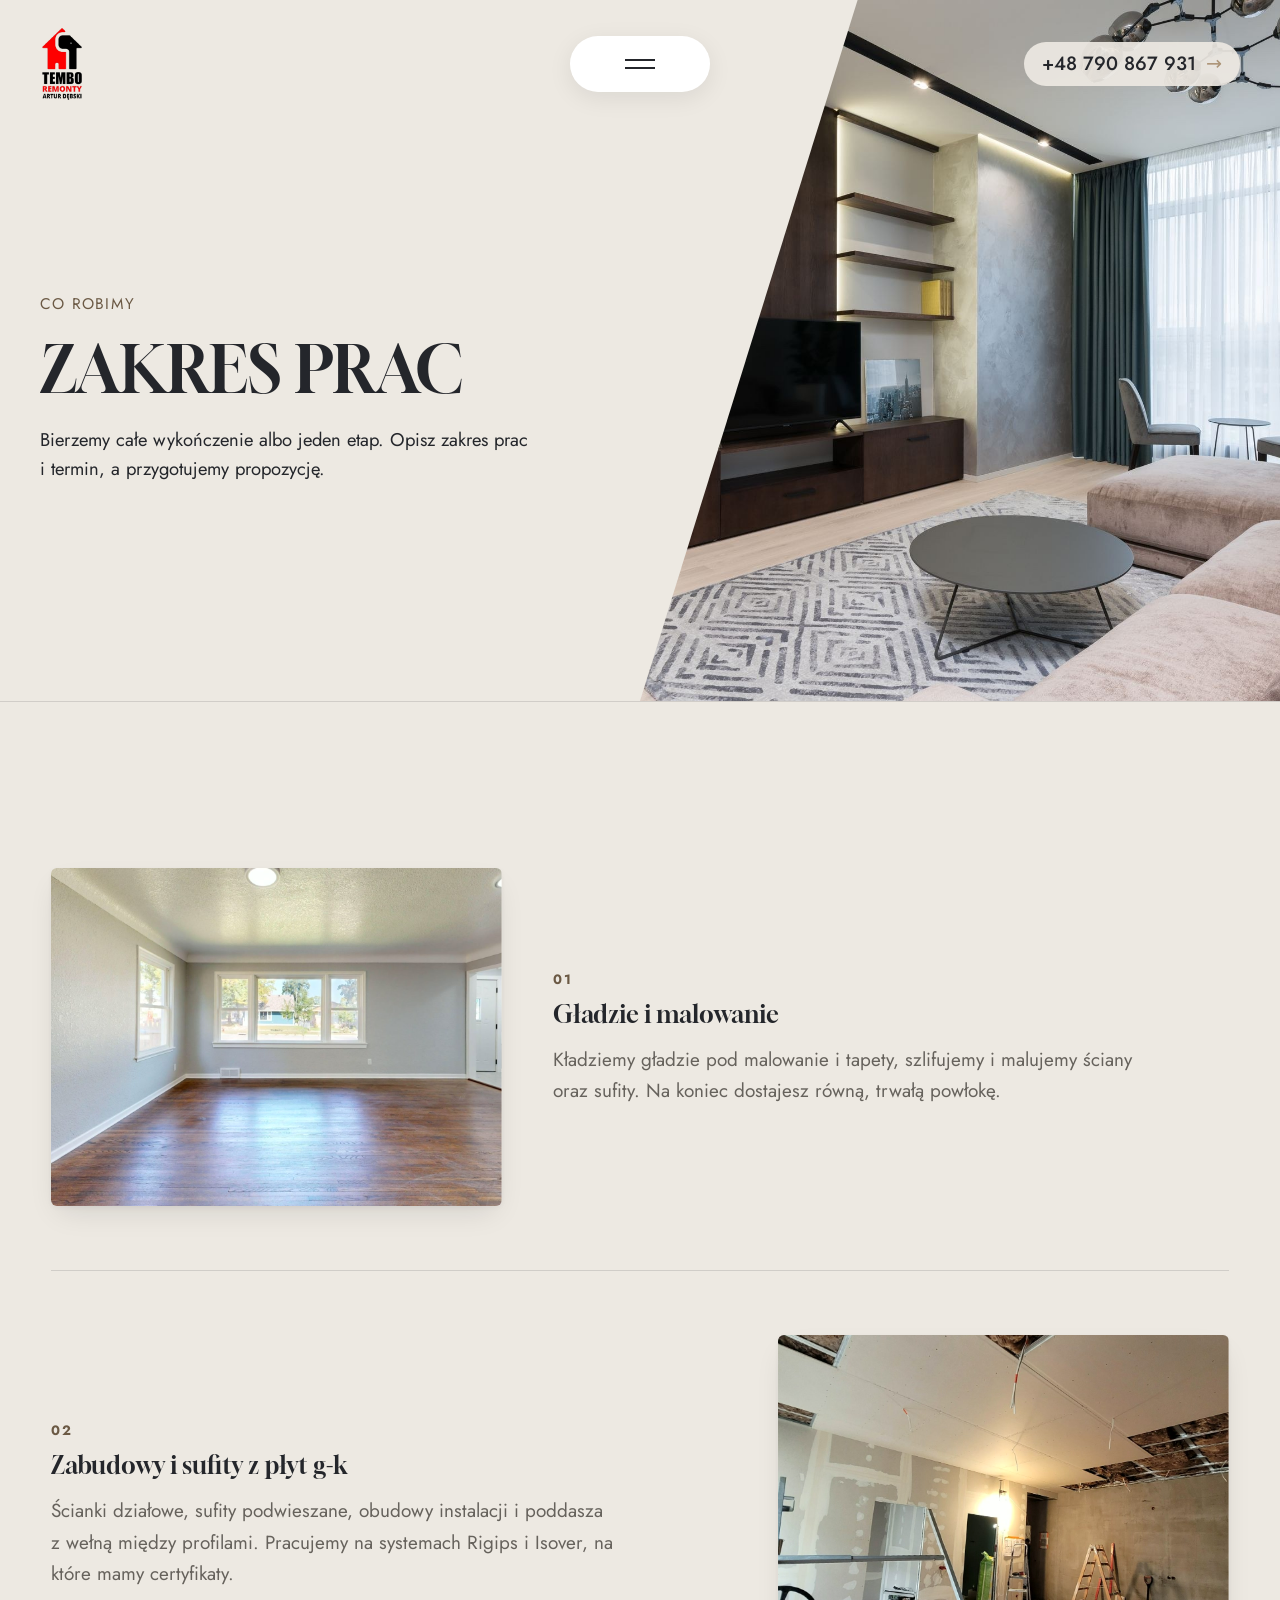
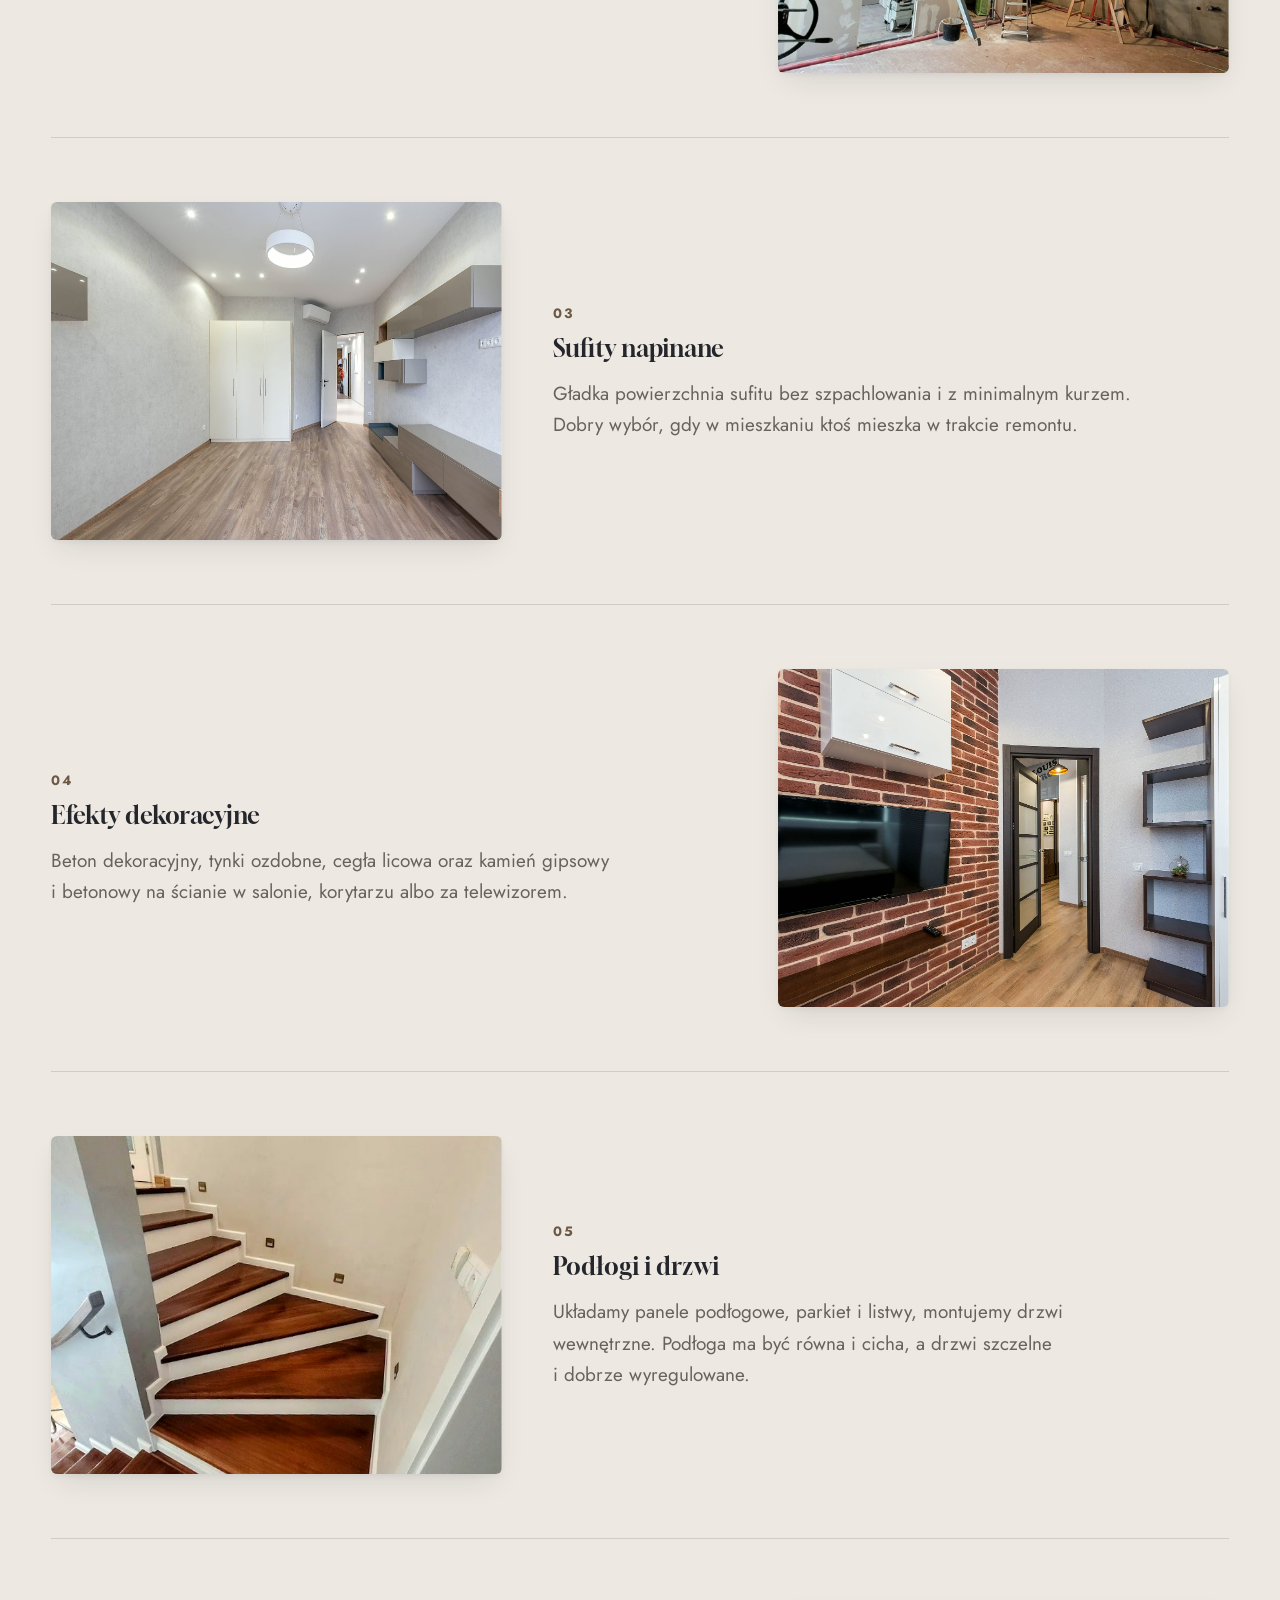
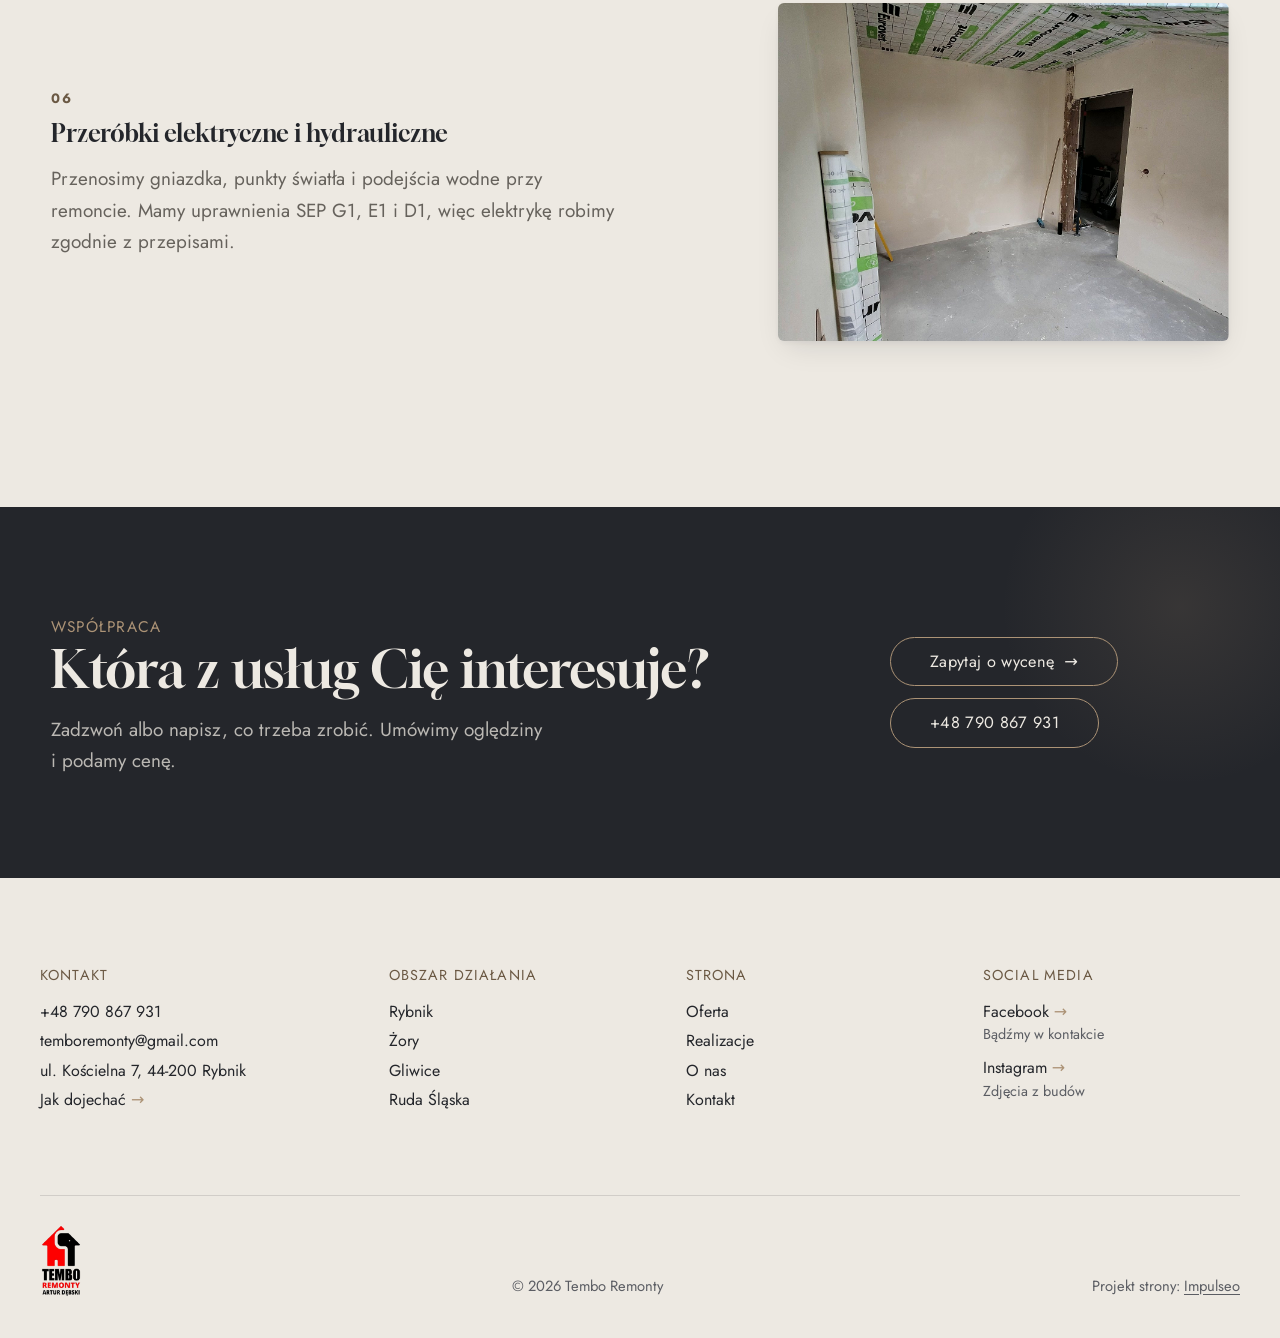
<file: oferta.html>
<!DOCTYPE html>
<html lang="pl">
<head>
<meta charset="UTF-8">
<meta name="viewport" content="width=device-width, initial-scale=1.0">
<title>Oferta - Tembo Remonty</title>
<meta name="description" content="Tembo Remonty - wykończenia wnętrz w Rybniku i okolicach. Gładzie, malowanie, płyty g-k, sufity napinane, panele, drzwi i przeróbki instalacji.">
<link rel="canonical" href="https://kris20032.github.io/tembo-remonty/oferta.html">
<meta name="robots" content="noindex, nofollow">
<meta property="og:type" content="website">
<meta property="og:locale" content="pl_PL">
<meta property="og:site_name" content="Tembo Remonty">
<meta property="og:title" content="Oferta - Tembo Remonty">
<meta property="og:description" content="Tembo Remonty - wykończenia wnętrz w Rybniku i okolicach. Gładzie, malowanie, płyty g-k, sufity napinane, panele, drzwi i przeróbki instalacji.">
<meta property="og:url" content="https://kris20032.github.io/tembo-remonty/oferta.html">
<meta property="og:image" content="https://kris20032.github.io/tembo-remonty/img/og.jpg">
<meta property="og:image:width" content="1200">
<meta property="og:image:height" content="630">
<meta name="twitter:card" content="summary_large_image">
<link rel="preconnect" href="https://fonts.googleapis.com">
<link rel="preconnect" href="https://fonts.gstatic.com" crossorigin>
<link href="https://fonts.googleapis.com/css2?family=Gloock&family=Jost:wght@300;400;500&family=Space+Grotesk:wght@500;600;700&family=DM+Sans:opsz,wght@9..40,400;9..40,500;9..40,600&display=swap" rel="stylesheet">
<link rel="stylesheet" href="assets/styles.css?v=8070bbf5">
<link rel="stylesheet" href="assets/klind.css?v=1">
</head>
<body class="k">

<header class="k-nav">
  <div class="k-nav-inner">
    <a class="k-brand" href="index.html"><img src="img/logo.png" alt="Tembo Remonty" width="288" height="503" decoding="async"></a>
    <button class="k-pill" type="button" aria-label="Menu" aria-expanded="false"><i></i><i></i></button>
    <a class="k-tel" href="tel:+48790867931"><span class="k-tel-txt">+48 790 867 931</span> <span class="k-arr" aria-hidden="true">→</span></a>
  </div>
</header>
<div class="k-menu" role="dialog" aria-label="Menu">
  <div><ul><li><a href="index.html">Start</a></li><li><a href="oferta.html" aria-current="page">Oferta</a></li><li><a href="realizacje.html">Realizacje</a></li><li><a href="o-nas.html">O nas</a></li><li><a href="kontakt.html">Kontakt</a></li></ul><a class="k-menu-tel" href="tel:+48790867931">+48 790 867 931</a></div>
</div>

<main>
<section class="pagehead">
  <img src="img/ph5.jpg" alt="Tembo Remonty - Zakres prac" width="1880" height="1255" decoding="async">
  <div class="wrap">
    <span class="eyebrow">Co robimy</span>
    <h1>Zakres prac</h1>
    <p>Bierzemy całe wykończenie albo jeden etap. Opisz zakres prac i termin, a przygotujemy propozycję.</p>
  </div>
</section>
<section>
  <div class="wrap">
    <div class="svc-row reveal">
      <div class="svc-row-art"><img src="img/g9.jpg" alt="Gładzie i malowanie" loading="lazy" width="1832" height="1008" decoding="async"></div>
      <div>
        <span class="num">01</span>
        <h3>Gładzie i malowanie</h3>
        <p class="muted">Kładziemy gładzie pod malowanie i tapety, szlifujemy i malujemy ściany oraz sufity. Na koniec dostajesz równą, trwałą powłokę.</p>
      </div>
    </div>
    <div class="svc-row rev reveal">
      <div class="svc-row-art"><img src="img/g3.jpg" alt="Zabudowy i sufity z płyt g-k" loading="lazy" width="1364" height="1886" decoding="async"></div>
      <div>
        <span class="num">02</span>
        <h3>Zabudowy i sufity z płyt g-k</h3>
        <p class="muted">Ścianki działowe, sufity podwieszane, obudowy instalacji i poddasza z wełną między profilami. Pracujemy na systemach Rigips i Isover, na które mamy certyfikaty.</p>
      </div>
    </div>
    <div class="svc-row reveal">
      <div class="svc-row-art"><img src="img/g8.jpg" alt="Sufity napinane" loading="lazy" width="1877" height="1300" decoding="async"></div>
      <div>
        <span class="num">03</span>
        <h3>Sufity napinane</h3>
        <p class="muted">Gładka powierzchnia sufitu bez szpachlowania i z minimalnym kurzem. Dobry wybór, gdy w mieszkaniu ktoś mieszka w trakcie remontu.</p>
      </div>
    </div>
    <div class="svc-row rev reveal">
      <div class="svc-row-art"><img src="img/g6.jpg" alt="Efekty dekoracyjne" loading="lazy" width="1880" height="1255" decoding="async"></div>
      <div>
        <span class="num">04</span>
        <h3>Efekty dekoracyjne</h3>
        <p class="muted">Beton dekoracyjny, tynki ozdobne, cegła licowa oraz kamień gipsowy i betonowy na ścianie w salonie, korytarzu albo za telewizorem.</p>
      </div>
    </div>
    <div class="svc-row reveal">
      <div class="svc-row-art"><img src="img/g1.jpg" alt="Podłogi i drzwi" loading="lazy" width="654" height="904" decoding="async"></div>
      <div>
        <span class="num">05</span>
        <h3>Podłogi i drzwi</h3>
        <p class="muted">Układamy panele podłogowe, parkiet i listwy, montujemy drzwi wewnętrzne. Podłoga ma być równa i cicha, a drzwi szczelne i dobrze wyregulowane.</p>
      </div>
    </div>
    <div class="svc-row rev reveal">
      <div class="svc-row-art"><img src="img/g5.jpg" alt="Przeróbki elektryczne i hydrauliczne" loading="lazy" width="1500" height="2000" decoding="async"></div>
      <div>
        <span class="num">06</span>
        <h3>Przeróbki elektryczne i hydrauliczne</h3>
        <p class="muted">Przenosimy gniazdka, punkty światła i podejścia wodne przy remoncie. Mamy uprawnienia SEP G1, E1 i D1, więc elektrykę robimy zgodnie z przepisami.</p>
      </div>
    </div>
  </div>
</section>

<section class="cta">
  <div class="wrap">
    <div class="reveal">
      <span class="eyebrow">Współpraca</span>
      <h2>Która z usług Cię interesuje?</h2>
      <p>Zadzwoń albo napisz, co trzeba zrobić. Umówimy oględziny i podamy cenę.</p>
    </div>
    <div class="cta-actions reveal">
      <a href="kontakt.html" class="btn btn-light">Zapytaj o wycenę <span class="arr">→</span></a>
      <a href="tel:+48790867931" class="btn btn-ghost btn-ghost-cta">+48 790 867 931</a>
    </div>
  </div>
</section>
</main>

<footer class="k-foot">
  <div class="k-wrap">
    <div class="k-foot-grid">
      <div>
        <h4>Kontakt</h4>
        <ul><li><a href="tel:+48790867931">+48 790 867 931</a></li><li><a href="mailto:temboremonty@gmail.com">temboremonty@gmail.com</a></li><li>ul. Kościelna 7, 44-200 Rybnik</li><li><a href="https://www.google.com/maps/place/Tembo+Remonty/@50.096183,18.5393184,464m/data=!3m1!1e3!4m6!3m5!1s0x47114fd9f1340dcb:0xa4ba30b0037c0c90!8m2!3d50.096408!4d18.5416532" target="_blank" rel="noopener">Jak dojechać <span class="k-arr">→</span></a></li></ul>
      </div>
      <div>
        <h4>Obszar działania</h4>
        <ul><li>Rybnik</li><li>Żory</li><li>Gliwice</li><li>Ruda Śląska</li></ul>
      </div>
      <div>
        <h4>Strona</h4>
        <ul><li><a href="oferta.html">Oferta</a></li><li><a href="realizacje.html">Realizacje</a></li><li><a href="o-nas.html">O nas</a></li><li><a href="kontakt.html">Kontakt</a></li></ul>
      </div>
      <div class="k-soc">
        <h4>Social media</h4>
        <a href="https://www.facebook.com/temboremonty/" target="_blank" rel="noopener">Facebook <span class="k-arr">→</span></a><small>Bądźmy w kontakcie</small>
        <a href="https://www.instagram.com/temboremonty/" target="_blank" rel="noopener">Instagram <span class="k-arr">→</span></a><small>Zdjęcia z budów</small>
      </div>
    </div>
    <div class="k-foot-bot">
      <img src="img/logo.png" alt="Tembo Remonty" width="288" height="503" loading="lazy" decoding="async">
      <span>© 2026 Tembo Remonty</span>
      <span>Projekt strony: <a class="foot-credit" href="https://impulseo.pl" target="_blank" rel="noopener">Impulseo</a></span>
    </div>
  </div>
</footer>
<div class="sticky-call"><a class="sc-call" href="tel:+48790867931"><svg class="ico-tel" width="16" height="16" viewBox="0 0 24 24" fill="none" aria-hidden="true"><path d="M6.6 10.8a15.5 15.5 0 0 0 6.6 6.6l2.2-2.2a1 1 0 0 1 1-.24 11.4 11.4 0 0 0 3.6.58 1 1 0 0 1 1 1V20a1 1 0 0 1-1 1A17 17 0 0 1 3 4a1 1 0 0 1 1-1h3.5a1 1 0 0 1 1 1c0 1.25.2 2.46.58 3.6a1 1 0 0 1-.25 1l-2.23 2.2Z" fill="currentColor"/></svg> Zadzwoń</a><a class="sc-quote" href="kontakt.html">Zapytaj o wycenę</a></div>
<div class="demo-wazne" data-do="2026-10-22" data-cykl="3" hidden><svg class="dw-ico" width="13" height="13" viewBox="0 0 24 24" fill="none" aria-hidden="true"><circle cx="12" cy="12" r="8.6" stroke="currentColor" stroke-width="1.8"/><path d="M12 7.2V12l3.3 2" stroke="currentColor" stroke-width="1.8" stroke-linecap="round"/></svg><span class="dw-txt"></span></div>

<script src="assets/main.js"></script>
<script src="assets/klind.js?v=1"></script>
</body>
</html>
</file>
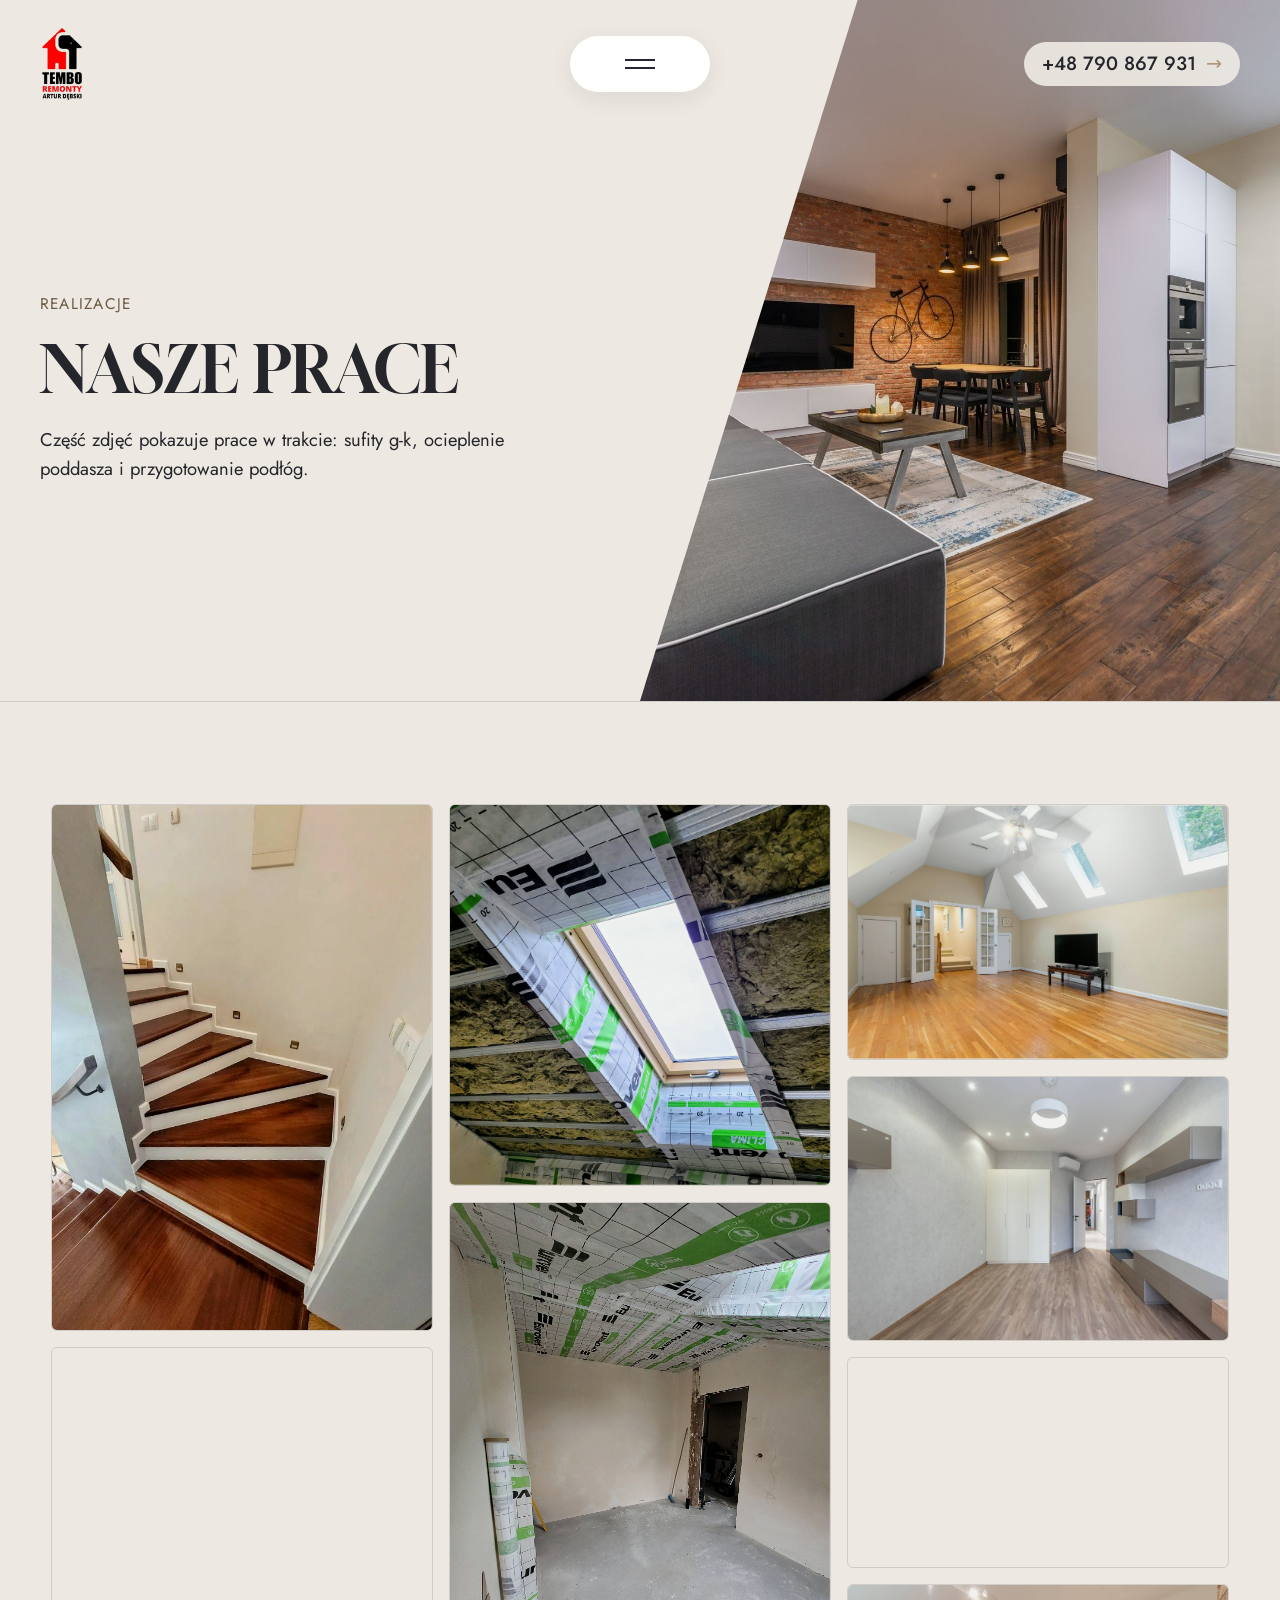
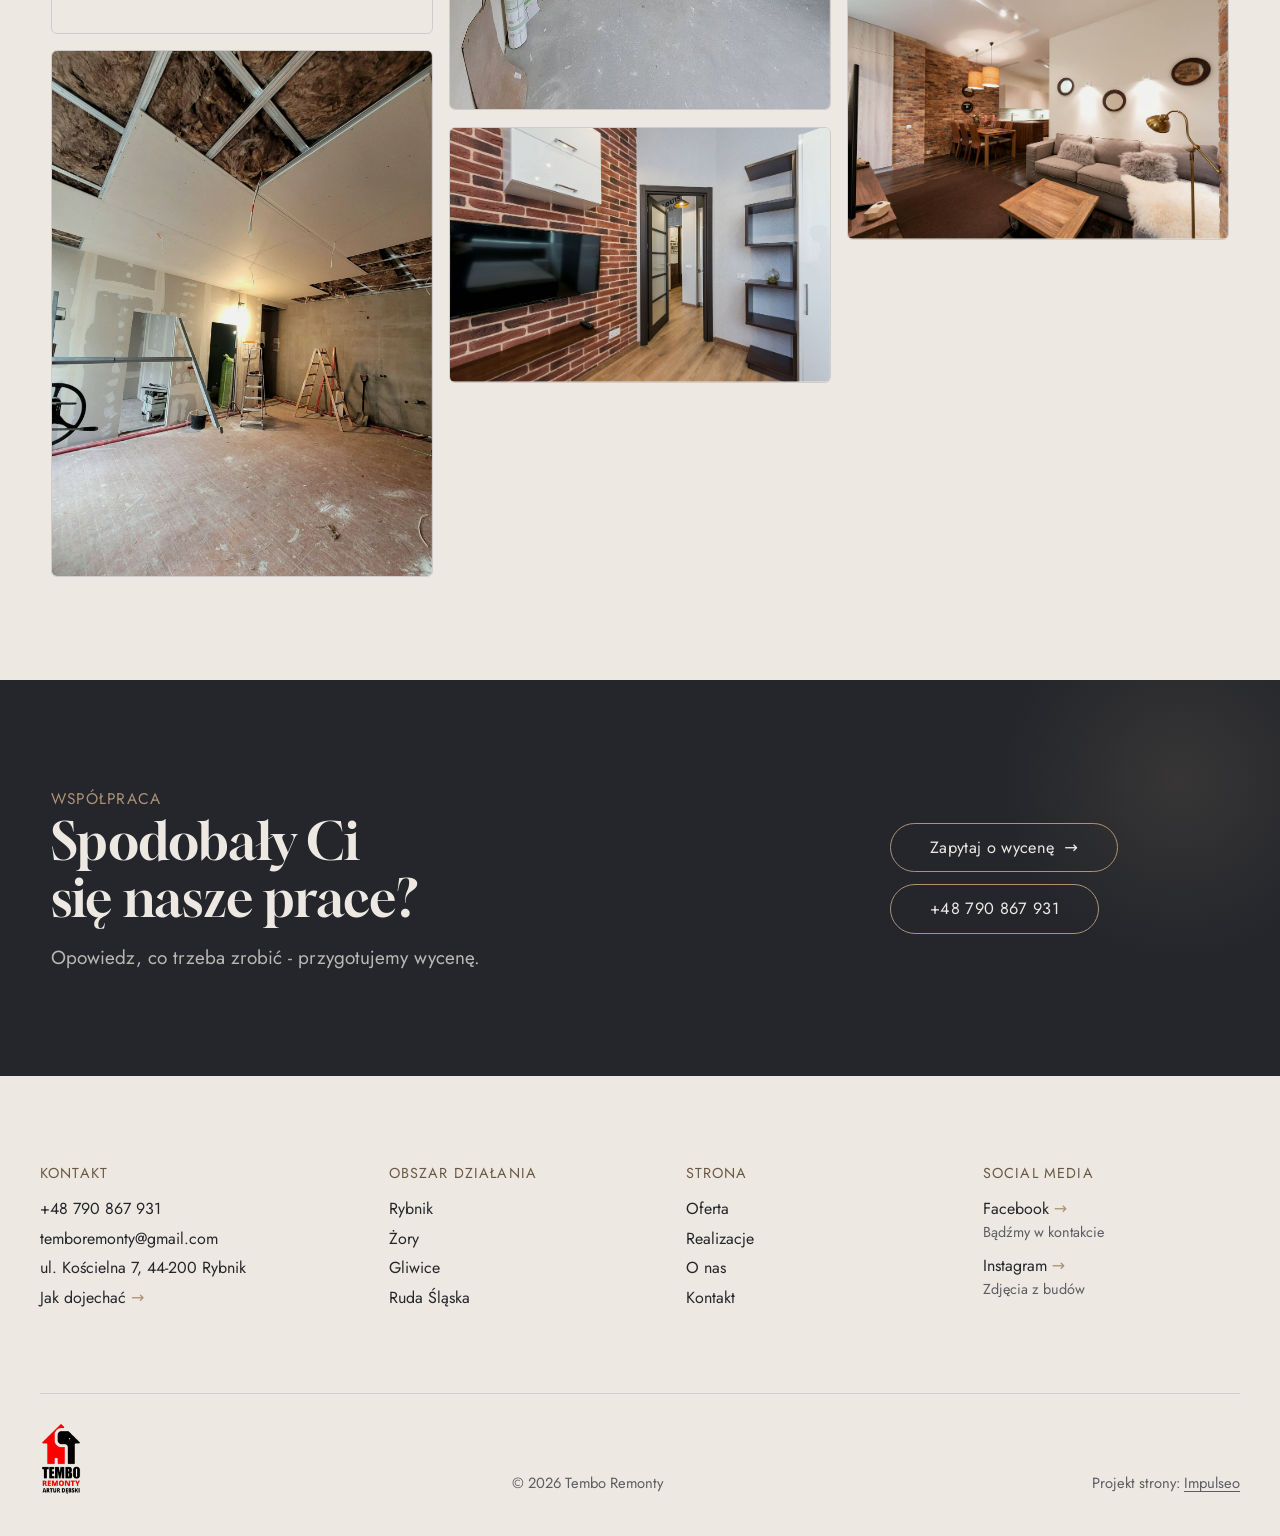
<file: realizacje.html>
<!DOCTYPE html>
<html lang="pl">
<head>
<meta charset="UTF-8">
<meta name="viewport" content="width=device-width, initial-scale=1.0">
<title>Realizacje - Tembo Remonty</title>
<meta name="description" content="Realizacje Tembo Remonty: ">
<link rel="canonical" href="https://kris20032.github.io/tembo-remonty/realizacje.html">
<meta name="robots" content="noindex, nofollow">
<meta property="og:type" content="website">
<meta property="og:locale" content="pl_PL">
<meta property="og:site_name" content="Tembo Remonty">
<meta property="og:title" content="Realizacje - Tembo Remonty">
<meta property="og:description" content="Realizacje Tembo Remonty: ">
<meta property="og:url" content="https://kris20032.github.io/tembo-remonty/realizacje.html">
<meta property="og:image" content="https://kris20032.github.io/tembo-remonty/img/og.jpg">
<meta property="og:image:width" content="1200">
<meta property="og:image:height" content="630">
<meta name="twitter:card" content="summary_large_image">
<link rel="preconnect" href="https://fonts.googleapis.com">
<link rel="preconnect" href="https://fonts.gstatic.com" crossorigin>
<link href="https://fonts.googleapis.com/css2?family=Gloock&family=Jost:wght@300;400;500&family=Space+Grotesk:wght@500;600;700&family=DM+Sans:opsz,wght@9..40,400;9..40,500;9..40,600&display=swap" rel="stylesheet">
<link rel="stylesheet" href="assets/styles.css?v=8070bbf5">
<link rel="stylesheet" href="assets/klind.css?v=1">
</head>
<body class="k">

<header class="k-nav">
  <div class="k-nav-inner">
    <a class="k-brand" href="index.html"><img src="img/logo.png" alt="Tembo Remonty" width="288" height="503" decoding="async"></a>
    <button class="k-pill" type="button" aria-label="Menu" aria-expanded="false"><i></i><i></i></button>
    <a class="k-tel" href="tel:+48790867931"><span class="k-tel-txt">+48 790 867 931</span> <span class="k-arr" aria-hidden="true">→</span></a>
  </div>
</header>
<div class="k-menu" role="dialog" aria-label="Menu">
  <div><ul><li><a href="index.html">Start</a></li><li><a href="oferta.html">Oferta</a></li><li><a href="realizacje.html" aria-current="page">Realizacje</a></li><li><a href="o-nas.html">O nas</a></li><li><a href="kontakt.html">Kontakt</a></li></ul><a class="k-menu-tel" href="tel:+48790867931">+48 790 867 931</a></div>
</div>

<main>
<section class="pagehead">
  <img src="img/ph1.jpg" alt="Tembo Remonty - Nasze prace" width="1880" height="1255" decoding="async">
  <div class="wrap">
    <span class="eyebrow">Realizacje</span>
    <h1>Nasze prace</h1>
    <p>Część zdjęć pokazuje prace w trakcie: sufity g-k, ocieplenie poddasza i przygotowanie podłóg.</p>
  </div>
</section>
<section>
  <div class="wrap">
    <div class="gallery-masonry">
      <figure class="m-tile reveal"><img src="img/g1.jpg" alt="Tembo Remonty" loading="lazy" width="654" height="904" decoding="async"></figure>
      <figure class="m-tile reveal"><img src="img/g2.jpg" alt="Tembo Remonty" loading="lazy" width="2000" height="1500" decoding="async"></figure>
      <figure class="m-tile reveal"><img src="img/g3.jpg" alt="Tembo Remonty" loading="lazy" width="1364" height="1886" decoding="async"></figure>
      <figure class="m-tile reveal"><img src="img/g4.jpg" alt="Tembo Remonty" loading="lazy" width="2000" height="2000" decoding="async"></figure>
      <figure class="m-tile reveal"><img src="img/g5.jpg" alt="Tembo Remonty" loading="lazy" width="1500" height="2000" decoding="async"></figure>
      <figure class="m-tile reveal"><img src="img/g6.jpg" alt="Tembo Remonty" loading="lazy" width="1880" height="1255" decoding="async"></figure>
      <figure class="m-tile reveal"><img src="img/g7.jpg" alt="Tembo Remonty" loading="lazy" width="1880" height="1253" decoding="async"></figure>
      <figure class="m-tile reveal"><img src="img/g8.jpg" alt="Tembo Remonty" loading="lazy" width="1877" height="1300" decoding="async"></figure>
      <figure class="m-tile reveal"><img src="img/g9.jpg" alt="Tembo Remonty" loading="lazy" width="1832" height="1008" decoding="async"></figure>
      <figure class="m-tile reveal"><img src="img/about.jpg" alt="Tembo Remonty" loading="lazy" width="1880" height="1255" decoding="async"></figure>
    </div>
  </div>
</section>
<section class="cta">
  <div class="wrap">
    <div class="reveal">
      <span class="eyebrow">Współpraca</span>
      <h2>Spodobały Ci się nasze prace?</h2>
      <p>Opowiedz, co trzeba zrobić - przygotujemy wycenę.</p>
    </div>
    <div class="cta-actions reveal">
      <a href="kontakt.html" class="btn btn-light">Zapytaj o wycenę <span class="arr">→</span></a>
      <a href="tel:+48790867931" class="btn btn-ghost btn-ghost-cta">+48 790 867 931</a>
    </div>
  </div>
</section>
</main>

<footer class="k-foot">
  <div class="k-wrap">
    <div class="k-foot-grid">
      <div>
        <h4>Kontakt</h4>
        <ul><li><a href="tel:+48790867931">+48 790 867 931</a></li><li><a href="mailto:temboremonty@gmail.com">temboremonty@gmail.com</a></li><li>ul. Kościelna 7, 44-200 Rybnik</li><li><a href="https://www.google.com/maps/place/Tembo+Remonty/@50.096183,18.5393184,464m/data=!3m1!1e3!4m6!3m5!1s0x47114fd9f1340dcb:0xa4ba30b0037c0c90!8m2!3d50.096408!4d18.5416532" target="_blank" rel="noopener">Jak dojechać <span class="k-arr">→</span></a></li></ul>
      </div>
      <div>
        <h4>Obszar działania</h4>
        <ul><li>Rybnik</li><li>Żory</li><li>Gliwice</li><li>Ruda Śląska</li></ul>
      </div>
      <div>
        <h4>Strona</h4>
        <ul><li><a href="oferta.html">Oferta</a></li><li><a href="realizacje.html">Realizacje</a></li><li><a href="o-nas.html">O nas</a></li><li><a href="kontakt.html">Kontakt</a></li></ul>
      </div>
      <div class="k-soc">
        <h4>Social media</h4>
        <a href="https://www.facebook.com/temboremonty/" target="_blank" rel="noopener">Facebook <span class="k-arr">→</span></a><small>Bądźmy w kontakcie</small>
        <a href="https://www.instagram.com/temboremonty/" target="_blank" rel="noopener">Instagram <span class="k-arr">→</span></a><small>Zdjęcia z budów</small>
      </div>
    </div>
    <div class="k-foot-bot">
      <img src="img/logo.png" alt="Tembo Remonty" width="288" height="503" loading="lazy" decoding="async">
      <span>© 2026 Tembo Remonty</span>
      <span>Projekt strony: <a class="foot-credit" href="https://impulseo.pl" target="_blank" rel="noopener">Impulseo</a></span>
    </div>
  </div>
</footer>
<div class="sticky-call"><a class="sc-call" href="tel:+48790867931"><svg class="ico-tel" width="16" height="16" viewBox="0 0 24 24" fill="none" aria-hidden="true"><path d="M6.6 10.8a15.5 15.5 0 0 0 6.6 6.6l2.2-2.2a1 1 0 0 1 1-.24 11.4 11.4 0 0 0 3.6.58 1 1 0 0 1 1 1V20a1 1 0 0 1-1 1A17 17 0 0 1 3 4a1 1 0 0 1 1-1h3.5a1 1 0 0 1 1 1c0 1.25.2 2.46.58 3.6a1 1 0 0 1-.25 1l-2.23 2.2Z" fill="currentColor"/></svg> Zadzwoń</a><a class="sc-quote" href="kontakt.html">Zapytaj o wycenę</a></div>
<div class="demo-wazne" data-do="2026-10-22" data-cykl="3" hidden><svg class="dw-ico" width="13" height="13" viewBox="0 0 24 24" fill="none" aria-hidden="true"><circle cx="12" cy="12" r="8.6" stroke="currentColor" stroke-width="1.8"/><path d="M12 7.2V12l3.3 2" stroke="currentColor" stroke-width="1.8" stroke-linecap="round"/></svg><span class="dw-txt"></span></div>

<script src="assets/main.js"></script>
<script src="assets/klind.js?v=1"></script>
</body>
</html>
</file>
<file: assets/styles.css>
/* ============================================================
   STOLBASZ — premium, architektoniczny B2B fit-out
   Jasna paleta, zero brązu. System wg premium-web-craft.
   Projekt strony: Impulseo (impulseo.pl)
   ============================================================ */

:root{
  /* PALETA — jasna, architektoniczna, chłodna */
  --paper:#F4F6F8;          /* główne tło */
  --paper-2:#E7EBEF;        /* sekcje alternatywne (chłodny jasny szary) */
  --paper-3:#E7EBEF;        /* delikatne wypełnienia */
  --ink:#15212E;            /* tekst główny — chłodny grafit */
  --ink-soft:#243443;       /* nagłówki drugorzędne */
  --muted:#6B7785;          /* tekst poboczny */
  --line:rgba(21,33,46,.12);/* hairline */
  --accent:#E8A317;         /* stonowany petrol-slate — jedyny akcent */
  --accent-d:#C9870C;
  --accent-soft:rgba(232,163,23,.10);
  --dark:#15212E;           /* sekcje ciemne (stopka/CTA) */

  /* HOVER ZDJĘĆ — JEDEN standard dla całego silnika (decyzja K. 04.08.2026, artefakt z wariantami).
     AKTUALNE (K.+Szymon 09.08.2026, wybór z artefaktu 6 wariantów): zoom 1.05 przy 1.4s -
     przy tak długim czasie mocniejszy kadr NIE skacze, tylko „oddycha". Poprzedni standard
     (1.02 / .55s z 04.08) odbierany jako dynamiczny i szybki.
     Spoczynek lekko przygaszony, ale TYLKO tam, gdzie jest mysz (@media hover:hover) —
     na telefonie zdjęcia zostają w pełnej jasności. */
  --img-zoom:1.05;                   /* K.+Szymon 09.08: wariant F z artefaktu porównawczego */
  --img-rest:brightness(.95) saturate(.99);
  --img-hot:brightness(1.06) saturate(1.05);
  --img-dur:1.4s;                    /* K.+Szymon 09.08 (wariant F): powoli = elegancko */
  --img-ease:cubic-bezier(.16,.84,.44,1);  /* miękki ogon, efekt „oddychania" */

  /* ODSTĘPY — skala 4/8 */
  --space-1:4px; --space-2:8px; --space-3:12px; --space-4:16px; --space-5:24px;
  --space-6:32px; --space-7:48px; --space-8:64px; --space-9:96px; --space-10:128px;

  /* TYPOGRAFIA — fluid clamp() (skala podbita 16.07.2026: większe, czytelniejsze litery — uwaga Adama) */
  --text-sm:clamp(.9rem,.87rem + .12vw,1rem);
  --text-base:clamp(1.08rem,1.04rem + .18vw,1.2rem);
  --text-lg:clamp(1.24rem,1.15rem + .34vw,1.44rem);
  --text-h3:clamp(1.34rem,1.22rem + .55vw,1.66rem);
  --text-h2:clamp(2.1rem,1.66rem + 2.1vw,3.1rem);
  --text-h1:clamp(2.9rem,2.1rem + 4vw,5.1rem);

  /* PROMIENIE — architektoniczne, raczej ostre */
  --r-sm:3px; --r-md:6px; --r-lg:10px;

  /* RUCH */
  --ease:cubic-bezier(.25,.46,.45,.94); --dur:.24s;

  /* CIENIE — miękkie, warstwowe */
  --sh-sm:0 1px 2px rgba(16,24,32,.04), 0 2px 8px rgba(16,24,32,.05);
  --sh-md:0 2px 6px rgba(16,24,32,.05), 0 12px 28px -8px rgba(16,24,32,.12);
  --sh-lg:0 6px 14px rgba(16,24,32,.07), 0 26px 56px -18px rgba(16,24,32,.22);

  --hairline:1px solid var(--line);

  --font-display:'Space Grotesk','Inter',sans-serif;
  --font-body:'DM Sans','Inter',sans-serif;
}

*{box-sizing:border-box;margin:0;padding:0}
html{scroll-behavior:smooth}
body{
  font-family:var(--font-body);
  font-size:var(--text-base);
  line-height:1.65;
  color:var(--ink);
  background:var(--paper);
  -webkit-font-smoothing:antialiased;
  text-rendering:optimizeLegibility;
}
img{max-width:100%;height:auto;display:block}  /* height:auto = width/height z atrybutów trzyma proporcje (TOP#12) */
a{color:inherit;text-decoration:none}

.wrap{width:min(92%,1180px);margin-inline:auto}
section{padding-block:clamp(52px,6.5vw,96px)}

h1,h2,h3{font-family:var(--font-display);font-weight:700;line-height:1.08;letter-spacing:-.02em;color:var(--ink)}
h1{font-size:var(--text-h1);letter-spacing:-.035em}
h2{font-size:var(--text-h2);letter-spacing:-.025em}
h3{font-size:var(--text-h3)}
/* MIARA — długość wiersza. WCAG 2.2 SC 1.4.8: max 80 znaków; Butterick: 45–90.
   68ch daje realnie 72–78 znaków polskiego tekstu, czyli z zapasem pod granicą.
   Wcześniej limit miał TYLKO <p> — <li>, <blockquote> i <dd> nie miały żadnego,
   i to jedyny powód, dla którego 23 bloki na dwóch oddanych stronach jadą po
   83–106 znaków w wierszu (pomiar 07.08.2026, bramka `miara`).
   ⚠️ Listy i definicje ograniczamy TYLKO bez klasy: `ul`/`ol` z klasą to u nas
   układ (siatki kafli, menu), a nie tekst ciągły — tam miarę wyznacza układ. */
/* 60ch, nie 68ch (K. 10.08): po zmianie fontów na węższe kroje (DM Sans i spółka)
   w 68ch mieściło się ~90 znaków - bramka pikselowa słusznie zgłaszała przekroczenie
   granicy 80. Pomiar na żywej przeglądarce: 60ch = 90 znaków, 53ch = ~78 znaków, czyli normę WCAG 1.4.8. */
:root{ --miara:53ch }
p{max-width:min(100%,var(--miara))}
blockquote,
ul:not([class])>li, ol:not([class])>li,
dl:not([class])>dd{max-width:min(100%,var(--miara))}

/* ⚠️ Świadomie BEZ wyjątku `.tile p,.card p,.svc p{max-width:none}`, choć nasuwa się sam:
   te akapity BYŁY już ograniczone (stare `p{max-width:65ch}`), więc „wyjątek" nie odblokowałby
   niczego nowego — tylko ROZLUŹNIŁ stan sprzed zmiany na wszystkich demach naraz.
   `figcaption` żadna z reguł wyżej nie dotyczy, więc też nie potrzebuje zwolnienia. */

/* ŁAMANIE. `balance` wyrównuje długości wierszy w nagłówku, `pretty` pilnuje ostatniego
   wiersza akapitu, żeby nie został w nim jeden wyraz. Obsługiwane od Chrome 117 /
   Safari 17.5; starsze przeglądarki po prostu ignorują tę własność.
   `text-wrap:pretty` nie występowało dotąd ANI RAZ w silniku ani w repo klientów. */
h1,h2,h3,.lead,.lede{text-wrap:balance}
p,li,blockquote,dd{text-wrap:pretty}

.eyebrow{
  font-family:var(--font-body);
  font-size:var(--text-sm);
  font-weight:600;
  letter-spacing:.18em;
  text-transform:uppercase;
  color:var(--accent);
  display:inline-flex;align-items:center;gap:var(--space-3);
}
/* flex:none + margin-top = kreska trzyma się PIERWSZEJ linii. Wcześniej align-items:center
   centrowało ją względem całego bloku i przy zawinięciu (długi kicker typu
   „…WNĘTRZ · LESZNO · OD 2019") druga linia lądowała z brzydkim wcięciem. */
.eyebrow{align-items:flex-start}
.eyebrow>*,.eyebrow{text-wrap:balance}   /* dlugi kicker lamal sie na sierote typu samo „2019" w drugiej linii */
.eyebrow::before{content:"";width:28px;height:1px;background:var(--accent);display:inline-block;flex:none;margin-top:.62em}

.muted{color:var(--muted)}
.lead{font-size:var(--text-lg);line-height:1.55;color:var(--ink-soft);max-width:50ch}

/* ---------- BUTTONS ---------- */
.btn{
  display:inline-flex;align-items:center;gap:var(--space-2);
  font-weight:600;font-size:var(--text-sm);letter-spacing:.02em;
  padding:var(--space-4) var(--space-6);
  border-radius:var(--r-sm);
  transition:transform var(--dur) var(--ease),box-shadow var(--dur) var(--ease),background var(--dur) var(--ease);
  cursor:pointer;border:1px solid transparent;
}
.btn-accent{background:var(--accent);color:#fff;box-shadow:var(--sh-sm)}
.btn-accent:hover{background:var(--accent-d);transform:translateY(-2px);box-shadow:var(--sh-md)}
.btn-accent:active{transform:translateY(0);box-shadow:var(--sh-sm)}
.btn-ghost{background:transparent;color:var(--ink);border-color:var(--line)}
.btn-ghost:hover{border-color:var(--accent);color:var(--accent);transform:translateY(-2px)}
.btn-light{background:#fff;color:var(--ink);box-shadow:var(--sh-sm)}
.btn-light:hover{transform:translateY(-2px);box-shadow:var(--sh-md)}
.btn .arr{transition:transform var(--dur) var(--ease)}
.btn:hover .arr{transform:translateX(4px)}

/* ---------- NAV ---------- */
.nav{
  position:sticky;top:0;z-index:50;
  background:color-mix(in srgb,var(--paper) 88%,transparent);
  backdrop-filter:saturate(140%) blur(10px);
  border-bottom:var(--hairline);
}
.nav-inner{display:flex;align-items:center;justify-content:space-between;gap:var(--space-5);height:72px}
/* ANTY-NACHODZENIE (K. 05.08.2026): długa nazwa firmy + przycisk z pełnym numerem nie mieściły się w pasku
   i flex ściskał linki PONIŻEJ ich treści - "Kontakt" wchodził na ramkę "Zadzwoń +48 ...". Teraz ustępuje
   nazwa marki (skrót wielokropkiem), a menu i przycisk nigdy się nie kurczą ani nie zachodzą na siebie. */
.brand{display:flex;flex-direction:column;line-height:1;min-width:0;flex:0 1 auto}
.brand .name{font-family:var(--font-display);font-weight:800;font-size:1.35rem;letter-spacing:.04em;white-space:nowrap;overflow:hidden;text-overflow:ellipsis}
.brand .sub{font-size:.62rem;letter-spacing:.34em;text-transform:uppercase;color:var(--muted);margin-top:5px;white-space:nowrap;overflow:hidden;text-overflow:ellipsis}
.nav-links{display:flex;align-items:center;gap:var(--space-6);flex:0 0 auto}
.nav-links a{font-size:var(--text-sm);font-weight:500;color:var(--ink-soft);position:relative;padding-block:4px;white-space:nowrap;transition:color var(--dur) var(--ease)}
.nav-links a::after{content:"";position:absolute;left:0;bottom:0;width:0;height:1.5px;background:var(--accent);transition:width var(--dur) var(--ease)}
.nav-links a:hover,.nav-links a.active{color:var(--ink)}
.nav-links a:hover::after,.nav-links a.active::after{width:100%}
.nav-links .btn{padding:var(--space-2) var(--space-5)}
/* przyciski w nav: właściwy kolor (przebij .nav-links a) + bez podkreślenia */
.nav-links a.btn-accent{color:#fff}
.nav-links a.btn-ghost,.nav-links a.btn-light{color:var(--ink)}
/* CTA w pasku: NIE podkreślenie spod linków menu, ale ten sam przelatujący błysk,
   co na wszystkich innych przyciskach (zgłoszenie K. 13.08.2026 - „na hero jest efekt
   światła przechodzącego przez przycisk, na navbarze go nie ma, a mają być identyczne").
   Reguła `.nav-links a::after` jest silniejsza od `.btn::after`, więc trzeba jej
   geometrię wyzerować i wpisać połysk z nazwy - samo `display:none` gasiło efekt. */
.nav-links a.btn::after{
  display:block;content:"";position:absolute;inset:0;z-index:-1;pointer-events:none;
  width:auto;height:auto;border-radius:inherit;   /* kasuje geometrię podkreślenia (width:0;height:1.5px) */
  background:linear-gradient(100deg,transparent 32%,rgba(255,255,255,.20) 50%,transparent 68%);
  translate:-120% 0}
@media (prefers-reduced-motion:no-preference){
  .nav-links a.btn:hover::after{translate:120% 0;transition:translate .75s var(--mt-ease,cubic-bezier(.16,.84,.44,1))}
}
.nav-toggle{display:none;background:none;border:none;cursor:pointer;flex-direction:column;gap:5px;padding:8px}
.nav-toggle span{width:24px;height:2px;background:var(--ink);transition:var(--dur)}
/* Ciasny zakres MIĘDZY menu mobilnym a pełnym pulpitem: zbijamy odstępy i nazwę marki,
   żeby wszystko zmieściło się naturalnie, zanim w ogóle dojdzie do skracania wielokropkiem. */
@media(max-width:1280px) and (min-width:921px){
  .nav-links{gap:var(--space-4)}
  .nav-links .btn{padding:var(--space-2) var(--space-4)}
  .brand .name{font-size:1.15rem}
}

/* ---------- HERO (split) ---------- */
.hero{position:relative;overflow:hidden;border-bottom:var(--hairline)}
.hero-grid{display:grid;grid-template-columns:1.05fr .95fr;gap:clamp(24px,4vw,60px);align-items:center;
  padding-block:clamp(36px,4.5vw,64px)}
.hero-copy .eyebrow{margin-bottom:var(--space-5)}
.hero-copy h1{margin-bottom:var(--space-5)}
.hero-copy .lead{margin-bottom:var(--space-7)}
.hero-actions{display:flex;flex-wrap:wrap;gap:var(--space-4)}
.hero-art{position:relative;aspect-ratio:4/3;border-radius:var(--r-lg);overflow:hidden;box-shadow:var(--sh-lg)}
.hero-art img{width:100%;height:100%;object-fit:cover}
.hero-art::after{content:"";position:absolute;inset:0;background:linear-gradient(180deg,transparent 55%,rgba(18,24,28,.28))}
.hero-badge{position:absolute;left:var(--space-5);bottom:var(--space-5);z-index:2;
  background:rgba(252,252,251,.94);backdrop-filter:blur(4px);
  border-radius:var(--r-md);padding:var(--space-4) var(--space-5);box-shadow:var(--sh-md);max-width:78%}
.hero-badge strong{display:block;font-family:var(--font-display);font-size:1rem;letter-spacing:-.01em}
.hero-badge span{font-size:var(--text-sm);color:var(--muted)}

/* ---------- HERO duży / kinowy (strona główna) ---------- */
.hero-cine{position:relative;min-height:clamp(560px,82vh,840px);min-height:clamp(560px,82svh,840px);display:flex;align-items:center;overflow:hidden;border-bottom:var(--hairline)}
.hero-cine>img{position:absolute;inset:0;width:100%;height:100%;object-fit:cover;z-index:0}
.hero-cine::after{content:"";position:absolute;inset:0;z-index:1;
  background:linear-gradient(95deg,rgba(13,18,23,.86) 0%,rgba(13,18,23,.64) 32%,rgba(13,18,23,.24) 62%,rgba(13,18,23,.04) 100%)}
.hero-cine .wrap{position:relative;z-index:2;padding-block:var(--space-8)}
.hero-cine .hero-copy{max-width:660px}
.hero-cine .eyebrow{color:#fff;margin-bottom:var(--space-5)}
.hero-cine .eyebrow::before{background:#fff}
.hero-cine h1{color:#fff;margin-bottom:var(--space-5);font-size:clamp(2.9rem,2rem + 4.4vw,5.2rem);text-wrap:balance}
.hero-cine .lead{color:rgba(255,255,255,.92);max-width:48ch;margin-bottom:var(--space-7)}
.hero-cine .hero-actions{display:flex;flex-wrap:wrap;gap:var(--space-4)}
/* NISKIE OKNO (laptop z dokiem i paskami przeglądarki ma ~700-780 px wysokości widoku):
   H1 do 5.2rem + długi lead nie mieściły się i przyciski wypadały POD krawędź ekranu -
   klient widział stronę bez ani jednego CTA. Skalujemy w dół, zamiast przycinać treść. */
@media(min-width:821px) and (max-height:820px){
  .hero-cine{min-height:clamp(520px,94svh,780px)}
  .hero-cine .wrap{padding-block:var(--space-6)}
  .hero-cine h1{font-size:clamp(2.2rem,1.5rem + 2.6vw,3.6rem);margin-bottom:var(--space-4)}
  .hero-cine .eyebrow{margin-bottom:var(--space-4)}
  .hero-cine .lead{margin-bottom:var(--space-5);max-width:44ch}
}
@media(max-width:680px){
  .hero-cine{min-height:clamp(520px,76vh,640px);min-height:clamp(520px,76svh,640px);align-items:flex-end}
  .hero-cine::after{background:linear-gradient(0deg,rgba(13,18,23,.9) 6%,rgba(13,18,23,.45) 55%,rgba(13,18,23,.25) 100%)}
  .hero-cine .wrap{padding-bottom:var(--space-9)}
  /* TELEFON (~90% oglądających): lead potrafił zająć 8 linii i zepchnąć CTA poza pierwszy ekran.
     Zwężamy interlinię i skalę - treści nie ucinamy, bo to ona sprzedaje. */
  .hero-cine .lead{font-size:.98rem;line-height:1.5;margin-bottom:var(--space-5)}
  .hero-cine .eyebrow{font-size:.72rem;letter-spacing:.13em;margin-bottom:var(--space-4)}
  .hero-cine .eyebrow::before{width:20px}
  .hero-cine h1{margin-bottom:var(--space-4)}
}

/* full-bleed hero variant (podstrony) */
.pagehead{position:relative;min-height:46vh;min-height:46svh;display:flex;align-items:flex-end;overflow:hidden;border-bottom:var(--hairline)}
.pagehead img{position:absolute;inset:0;width:100%;height:100%;object-fit:cover}
/* 10.08.2026 (decyzja K.): mocniejsze przyciemnienie + cień pod tekstem. Bramka mierzyła na
   nagłówkach podstron 3,38-3,43:1 przy wymaganych 4,5 — jasne zdjęcie (hala, śnieg, niebo)
   podchodziło pod biały tekst. Zdjęcia klientów są różne, więc kontrast musi dawać WARSTWA,
   a nie szczęśliwy dobór kadru. */
.pagehead::after{content:"";position:absolute;inset:0;background:linear-gradient(180deg,rgba(18,24,28,.40),rgba(18,24,28,.76))}
.pagehead .wrap{position:relative;z-index:2;padding-block:var(--space-9);color:#fff}
.pagehead h1{color:#fff;max-width:18ch;text-shadow:0 2px 16px rgba(0,0,0,.55)}
.pagehead .eyebrow{color:#fff}
.pagehead .eyebrow::before{background:#fff}
.pagehead p{color:rgba(255,255,255,.92);margin-top:var(--space-4);max-width:54ch;text-shadow:0 1px 12px rgba(0,0,0,.5)}

/* ---------- STRIP (pasek skrótów / liczby) ---------- */
.strip{background:var(--dark);color:#fff}
/* PASEK HASEŁ — standard 04.08.2026 (decyzja K.): 5 haseł w JEDNYM rzędzie, tekst WYŚRODKOWANY,
   węższe marginesy boczne niż reszta strony (pasek ma iść szerzej), równe wysokości kolumn. */
.strip .wrap{width:min(96%,1440px);display:grid;grid-template-columns:repeat(5,1fr);
  gap:var(--space-5);padding-block:var(--space-7);align-items:stretch}
.strip .item .k{font-family:var(--font-display);font-size:clamp(1.05rem,.82rem + .85vw,1.55rem);
  font-weight:800;letter-spacing:-.02em;color:#fff;line-height:1.18;text-wrap:balance}
.strip .item .v{font-size:var(--text-sm);color:rgba(255,255,255,.66);margin-top:var(--space-2);line-height:1.4}
.strip .item{border-left:2px solid var(--accent);padding-inline:var(--space-4);
  text-align:center;display:flex;flex-direction:column;justify-content:center}
/* liczba kolumn = liczba haseł, żeby ostatnie nie zostawało samo w drugim rzędzie.
   Klasę n-N nadaje multipage.py; domyślnie (bez klasy) pasek jest 5-kolumnowy. */
.strip.n-2 .wrap{grid-template-columns:repeat(2,1fr)}
.strip.n-3 .wrap{grid-template-columns:repeat(3,1fr)}
.strip.n-4 .wrap{grid-template-columns:repeat(4,1fr);gap:var(--space-6)}
.strip.n-4 .item .k{font-size:clamp(1.3rem,1rem + 1.1vw,2rem)}
.strip.n-6 .wrap{grid-template-columns:repeat(6,1fr);gap:var(--space-4)}
.strip.n-6 .item .k{font-size:clamp(.98rem,.8rem + .7vw,1.35rem)}
/* równe łamanie: zamiast "długa linia + jedno słowo" obie linie zbliżonej długości */
.strip .item .k{text-wrap:balance}

/* ---------- SECTION HEAD ---------- */
.head{max-width:48rem;margin-bottom:var(--space-8)}
.head.center{margin-inline:auto;text-align:center}
.head .eyebrow{margin-bottom:var(--space-4)}
.head h2{margin-bottom:var(--space-4)}
.head p{color:var(--muted);font-size:var(--text-lg);line-height:1.55}
.head.center p{margin-inline:auto}

/* ---------- INTRO SPLIT ---------- */
.split{display:grid;grid-template-columns:.92fr 1.08fr;gap:clamp(28px,5vw,80px);align-items:center}
.split.rev{grid-template-columns:1.08fr .92fr}
.split.rev .split-art{order:-1}
.split-art{position:relative;aspect-ratio:5/4;border-radius:var(--r-lg);overflow:hidden;box-shadow:var(--sh-lg)}
.split-art img{width:100%;height:100%;object-fit:cover}
.split-copy h2{margin-bottom:var(--space-5)}
.split-copy p+p{margin-top:var(--space-4)}
.split-copy .btn{margin-top:var(--space-6)}

/* ---------- SERVICES (zakres) ---------- */
.svc-grid{display:grid;grid-template-columns:repeat(auto-fit,minmax(280px,1fr));gap:var(--space-5)}
.svc{background:#fff;border:var(--hairline);border-radius:var(--r-md);padding:var(--space-7) var(--space-6);
  transition:transform var(--dur) var(--ease),box-shadow var(--dur) var(--ease),border-color var(--dur) var(--ease);
  position:relative;overflow:hidden}
.svc::before{content:"";position:absolute;left:0;top:0;width:3px;height:0;background:var(--accent);transition:height var(--dur) var(--ease)}
.svc:hover{transform:translateY(-4px);box-shadow:var(--sh-md);border-color:transparent}
.svc:hover::before{height:100%}
.svc .ic{font-family:var(--font-display);font-size:.8rem;font-weight:700;letter-spacing:.12em;color:var(--accent);margin-bottom:var(--space-4)}
.svc h3{margin-bottom:var(--space-3);font-size:1.22rem}
.svc p{color:var(--muted);font-size:var(--text-base);line-height:1.6}

/* big detailed service rows */
.svc-row{display:grid;grid-template-columns:.8fr 1.2fr;gap:clamp(20px,4vw,60px);align-items:center;padding-block:var(--space-8)}
.svc-row+.svc-row{border-top:var(--hairline)}
.svc-row.rev{grid-template-columns:1.2fr .8fr}
/* Naprzemienny układ wierszy oferty: co drugi wiersz ma zdjęcie po PRAWEJ.
   Było `order:-1` — martwy kod, bo zdjęcie i tak jest pierwszym dzieckiem w HTML,
   więc wszystkie wiersze wyglądały identycznie (zdjęcie zawsze z lewej), a `rev`
   zmieniało tylko szerokość kolumn. Znalezione 29.07.2026 przy różnicowaniu kierunków
   animacji (pomiar pozycji: art.mid 390/502 przy row.mid 756 — zawsze lewa strona). */
.svc-row.rev .svc-row-art{order:2}
.svc-row-art{aspect-ratio:4/3;border-radius:var(--r-md);overflow:hidden;box-shadow:var(--sh-md)}
.svc-row-art img{width:100%;height:100%;object-fit:cover}
.svc-row h3{font-size:1.5rem;margin-bottom:var(--space-4)}
.svc-row .num{font-family:var(--font-display);font-size:.85rem;font-weight:700;letter-spacing:.14em;color:var(--accent);display:block;margin-bottom:var(--space-3)}
.svc-row ul{list-style:none;margin-top:var(--space-4);display:flex;flex-direction:column;gap:var(--space-2)}
.svc-row li{position:relative;padding-left:var(--space-5);color:var(--muted);font-size:var(--text-base)}
.svc-row li::before{content:"";position:absolute;left:0;top:.62em;width:8px;height:1px;background:var(--accent)}

/* ---------- GALLERY (realizacje) ---------- */
.gallery{display:grid;grid-template-columns:repeat(12,1fr);gap:var(--space-4);grid-auto-rows:200px}
/* GALERIA MASONRY — pionowe zdjęcia (portrety beauty/wellness) bez przycinania: kolumny, height auto */
.gallery-masonry{column-count:3;column-gap:var(--space-4)}
@media(max-width:900px){.gallery-masonry{column-count:2}}
@media(max-width:560px){.gallery-masonry{column-count:1}}
.gallery-masonry .m-tile{break-inside:avoid;margin:0 0 var(--space-4);padding:0;position:relative;overflow:hidden;border-radius:var(--r-md);border:1px solid var(--line)}
.gallery-masonry .m-tile img{width:100%;height:auto;display:block}
.gallery-masonry .m-tile .cap{position:absolute;left:0;right:0;bottom:0;padding:var(--space-4);color:#fff;background:linear-gradient(0deg,rgba(0,0,0,.55),transparent);font-size:var(--text-sm)}
.gallery-masonry .m-tile .cap small{display:block;font-weight:400;opacity:.78;letter-spacing:.04em;text-transform:uppercase;font-size:.66rem;margin-top:3px}
.tile{position:relative;overflow:hidden;border-radius:var(--r-md);box-shadow:var(--sh-sm);
  transition:transform var(--dur) var(--ease),box-shadow var(--dur) var(--ease)}
.tile img{width:100%;height:100%;object-fit:cover;
  transition:transform var(--img-dur) var(--img-ease),filter var(--img-dur) var(--img-ease)}
.tile:hover{box-shadow:var(--sh-md)}
.tile .cap{position:absolute;left:0;right:0;bottom:0;padding:var(--space-5) var(--space-4) var(--space-4);
  /* mocniejszy spad + cien pod tekstem: na JASNYCH zdjeciach klienta (biale fronty, sciany)
     slaby gradient dawal kontrast ~1.5:1 zamiast wymaganych 3.6:1 (bramka wygladu, 10.08.2026) */
  background:linear-gradient(transparent 10%,rgba(18,24,28,.55) 40%,rgba(18,24,28,.88) 68%,rgba(18,24,28,.99));color:#fff;
  text-shadow:0 1px 2px rgba(0,0,0,.85),0 2px 10px rgba(0,0,0,.55);
  font-size:var(--text-sm);font-weight:600;letter-spacing:.01em;
  opacity:0;transform:translateY(8px);transition:var(--dur) var(--ease)}
.tile:hover .cap{opacity:1;transform:translateY(0)}
.tile .cap small{display:block;font-weight:400;opacity:.78;letter-spacing:.04em;text-transform:uppercase;font-size:.66rem;margin-top:3px}
/* bento spans */
.t-wide{grid-column:span 6}
.t-tall{grid-column:span 6;grid-row:span 2}
.t-std{grid-column:span 6}
.t-third{grid-column:span 4}
.t-two3{grid-column:span 8}

/* ---------- TRUST / WIARYGODNOŚĆ ---------- */
.trust{background:var(--paper-2)}
.trust-grid{display:grid;grid-template-columns:repeat(auto-fit,minmax(240px,1fr));gap:var(--space-5);margin-top:var(--space-7)}
.trust-card{background:#fff;border-radius:var(--r-md);padding:var(--space-7) var(--space-6);box-shadow:var(--sh-sm);border-top:3px solid var(--accent)}
.trust-card .big{font-family:var(--font-display);font-size:clamp(1.8rem,1.3rem + 1.6vw,2.6rem);font-weight:800;letter-spacing:-.02em;color:var(--ink);line-height:1}
.trust-card h3{font-size:1.12rem;margin:var(--space-3) 0 var(--space-2)}
.trust-card p{color:var(--muted);font-size:var(--text-base);line-height:1.55}

/* ---------- CTA band ---------- */
.cta{background:var(--dark);color:#fff;position:relative;overflow:hidden}
/* telefon w CTA: na ciemnym tle biały (domyślnie), rodziny z JASNYM tłem CTA
   nadpisują to u siebie - wcześniej kolor siedział w stylu inline i wygrywał z rodziną. */
.cta .btn-ghost-cta{color:#fff;border-color:rgba(255,255,255,.3)}
.cta .wrap{display:grid;grid-template-columns:1.4fr .6fr;gap:var(--space-7);align-items:center;position:relative;z-index:2}
.cta h2{color:#fff;max-width:20ch}
.cta p{color:rgba(255,255,255,.74);margin-top:var(--space-4)}
.cta-actions{display:flex;flex-direction:column;gap:var(--space-3);align-items:flex-start}
.cta::before{content:"";position:absolute;right:-80px;top:-80px;width:360px;height:360px;border-radius:50%;
  background:radial-gradient(circle,var(--accent-soft),transparent 70%)}

/* ---------- CONTACT ---------- */
.contact-grid{display:grid;grid-template-columns:.85fr 1.15fr;gap:clamp(28px,4vw,56px);align-items:start}
.info-list{display:flex;flex-direction:column;gap:var(--space-2)}
.info-row{display:flex;gap:var(--space-4);align-items:flex-start;padding-block:var(--space-4);border-bottom:var(--hairline)}
.info-row .ic{flex:none;width:42px;height:42px;display:grid;place-items:center;border-radius:50%;
  background:var(--accent-soft);color:var(--accent);font-size:1.05rem}
.info-row .lbl{font-size:.72rem;letter-spacing:.14em;text-transform:uppercase;color:var(--muted)}
.info-row .val{font-weight:600;font-size:var(--text-base);margin-top:2px}
.info-row a.val:hover{color:var(--accent)}
.map{border:none;border-radius:var(--r-lg);box-shadow:var(--sh-md);width:100%;height:100%;min-height:380px;filter:grayscale(.2) contrast(1.02)}
.form{background:#fff;border:var(--hairline);border-radius:var(--r-lg);padding:clamp(24px,3vw,40px);box-shadow:var(--sh-sm)}
.form .fld{margin-bottom:var(--space-5)}
.form label{display:block;font-size:var(--text-sm);font-weight:600;margin-bottom:var(--space-2)}
.form input,.form textarea{width:100%;font-family:inherit;font-size:var(--text-base);color:var(--ink);
  padding:var(--space-4);border:var(--hairline);border-radius:var(--r-sm);background:var(--paper);transition:border-color var(--dur)}
.form input:focus,.form textarea:focus{outline:none;border-color:var(--accent);background:#fff}
.form textarea{resize:vertical;min-height:120px}
.form .note{font-size:var(--text-sm);color:var(--muted);margin-top:var(--space-3)}

/* ---------- FOOTER ---------- */
footer{background:var(--dark);color:#fff;padding-block:var(--space-9) var(--space-6)}
.foot-grid{display:grid;grid-template-columns:1.4fr 1fr 1fr;gap:var(--space-7);margin-bottom:var(--space-8)}
.foot-brand .name{font-family:var(--font-display);font-weight:800;font-size:1.4rem;letter-spacing:.04em}
.foot-brand p{color:rgba(255,255,255,.62);margin-top:var(--space-4);font-size:var(--text-base);max-width:38ch}
.foot-col h4{font-size:.74rem;letter-spacing:.16em;text-transform:uppercase;color:rgba(255,255,255,.5);margin-bottom:var(--space-4)}
.foot-col a,.foot-col p{display:block;color:rgba(255,255,255,.82);font-size:var(--text-base);margin-bottom:var(--space-3)}
.foot-col a:hover{color:#fff}
.foot-bot{border-top:1px solid rgba(255,255,255,.12);padding-top:var(--space-5);display:flex;justify-content:space-between;flex-wrap:wrap;gap:var(--space-3);
  font-size:var(--text-sm);color:rgba(255,255,255,.55)}
.foot-bot a:hover{color:#fff}
/* Podpis w stopce = klikalny link do impulseo.pl (31.07.2026). Ma być WIDOCZNIE klikalny,
   ale nie krzyczeć - stąd sam kolor jaśniejszy + delikatne podkreślenie na najeździe. */
.foot-bot a.foot-credit{color:rgba(255,255,255,.78);text-decoration:none;border-bottom:1px solid rgba(255,255,255,.28)}
.foot-bot a.foot-credit:hover{color:#fff;border-bottom-color:#fff}

/* ---------- REVEAL ---------- */
.reveal{opacity:0;transform:translateY(22px);transition:opacity .6s var(--ease),transform .6s var(--ease)}
.reveal.in{opacity:1;transform:none}

/* ---------- RESPONSIVE ---------- */
@media(max-width:920px){
  .hero-grid,.split,.split.rev,.svc-row,.svc-row.rev,.cta .wrap,.contact-grid,.foot-grid{grid-template-columns:1fr}
  .split.rev .split-art,.svc-row.rev .svc-row-art{order:0}
  .hero-art{aspect-ratio:16/10;max-height:420px}
  .strip .wrap,.strip.n-2 .wrap,.strip.n-3 .wrap,.strip.n-4 .wrap,.strip.n-6 .wrap{grid-template-columns:repeat(2,1fr);gap:var(--space-6)}
  .strip .item .k,.strip.n-6 .item .k{font-size:clamp(1.3rem,1.1rem + 1vw,2rem)}
  .gallery{grid-auto-rows:180px}
  .t-wide,.t-tall,.t-std,.t-third,.t-two3{grid-column:span 6}
  .t-tall{grid-row:span 1}
  .cta-actions{flex-direction:row;flex-wrap:wrap}
  .foot-grid{gap:var(--space-6)}
}
@media(max-width:680px){
  .nav-links{position:fixed;inset:72px 0 auto 0;background:var(--paper);flex-direction:column;align-items:stretch;
    gap:0;padding:var(--space-4) 6%;border-bottom:var(--hairline);box-shadow:var(--sh-md);
    transform:translateY(-120%);transition:transform var(--dur) var(--ease)}
  .nav-links.open{transform:translateY(0)}
  .nav-links a{padding-block:var(--space-4);border-bottom:var(--hairline)}
  .nav-links .btn{margin-top:var(--space-3);justify-content:center}
  .nav-toggle{display:flex}
  .strip .wrap,.strip.n-2 .wrap,.strip.n-3 .wrap,.strip.n-4 .wrap,.strip.n-6 .wrap{grid-template-columns:1fr}
  .gallery{grid-template-columns:repeat(6,1fr)}
  .foot-grid{grid-template-columns:1fr}
}
@media(prefers-reduced-motion:reduce){
  /* audyt 09.08 TOP#14: samo skrócenie duration przy animacji INFINITE = stroboskop
     (pętla .01ms miga ekranem); iteration-count:1 gasi pętlę naprawdę. Pseudoelementy
     też - tła hero (gastro/studio) animują ::before/img, blanket na * ich nie łapał. */
  *,*::before,*::after{animation-duration:.01ms!important;animation-iteration-count:1!important;animation-delay:0s!important;transition:none!important}
  .reveal{opacity:1!important;transform:none!important}
  html{scroll-behavior:auto}
}

/* ============================================================
   PREMIUM LAYER — destylat deep-researchu branż (anty-AI, spokój).
   Zmienne STOLBASZ (--accent/--ink/--paper/--line/--dark). Ruch ledwo
   zauważalny, krzywa cubic-bezier(.16,.84,.44,1); prefers-reduced-motion
   pokryte blanketem wyżej. Karty hairline zamiast cieni = #1 sygnał „nie-AI".
   ============================================================ */

/* więcej oddechu między sekcjami (liderzy: 110-130px) */
section{padding-block:clamp(64px,8vw,128px)}

/* 1) Aksamitny reveal — dłuższa, miękka krzywa zamiast „skoku" */
.reveal{transition:opacity .9s cubic-bezier(.16,.84,.44,1),transform .9s cubic-bezier(.16,.84,.44,1);will-change:opacity,transform}
/* stagger TYLKO w galerii (tam pozycja = porządek dzieci) */
.gallery .reveal:nth-child(2){transition-delay:.07s}
.gallery .reveal:nth-child(3){transition-delay:.14s}
.gallery .reveal:nth-child(4){transition-delay:.21s}
.gallery .reveal:nth-child(5){transition-delay:.28s}
.gallery .reveal:nth-child(6){transition-delay:.35s}

/* 2) Hero STATYCZNY na .hero-cine — Ken Burns CAŁKIEM WYŁĄCZONY 26.06 (3. zgłoszenie Szymona).
   GENEZA: animowanie scale na <img> hero z teksturami (cegły/framugi) re-samplinguje obraz
   klatka po klatce → na części ekranów drobne drganie/shimmer = „heroshot się trzęsie".
   translateY usunięto wcześniej, scale-only + will-change/GPU NIE wystarczyły do GWARANCJI gładkości.
   Krzysztof zażądał pewności („make sure, że błąd się nie pojawi") > efekt. Zero animacji = 0% drgania.
   Delikatny zoom zostaje TYLKO w pełnoekranowych hero gastro/studio (hg-bg/hs-bg — tło, inny
   mechanizm, chwalone, nigdy nie zgłaszane). NIE wracać do KB na .hero-cine bez realnego testu
   na sprzęcie klienta — to ryzyko regresji „trzęsienia”. */
/* BEZPIECZNY "wow" na hero = jednorazowy FADE-IN (opacity), nie zoom.
   opacity nie dotyka bitmapy → gładkie na KAŻDYM zdjęciu/ekranie/GPU, zero ryzyka migotania.
   Geometryczny ruch (scale/translate) na .hero-cine jest ZAKAZANY (bramka pilnuje). */
@keyframes heroFade{from{opacity:0}to{opacity:1}}
.hero-cine>img{transform:none;animation:heroFade 1.1s ease-out both}

/* 3) Akcentowy hairline pod nagłówkiem sekcji, który „rysuje się" przy wejściu */
.head h2{position:relative;padding-bottom:18px}
.head h2::after{content:"";position:absolute;left:0;bottom:0;height:1px;width:0;background:var(--accent);transition:width 1s cubic-bezier(.16,.84,.44,1) .15s}
.head.center h2::after{left:50%;transform:translateX(-50%)}
.head.reveal.in h2::after,.head.center.reveal.in h2::after{width:54px}

/* 4) Karty HAIRLINE zamiast cieni/zaokrągleń (najmocniejszy anty-AI detal) */
.svc{background:transparent;border:1px solid var(--line);border-radius:var(--r-sm);box-shadow:none}
.svc:hover{box-shadow:none;border-color:var(--accent);transform:translateY(-3px)}
.trust-card{background:transparent;box-shadow:none;border:1px solid var(--line);border-top:2px solid var(--accent);border-radius:var(--r-sm)}
.tile{box-shadow:none;border-radius:var(--r-sm)}
.tile:hover{box-shadow:none}

/* 5) Sticky-nav kondensuje się po przewinięciu (sygnał dopracowania) */
.nav{transition:box-shadow .4s ease,background .4s ease}
.nav.is-stuck{box-shadow:0 1px 0 var(--line),0 14px 30px -24px rgba(0,0,0,.45)}
.nav-inner{transition:height .35s var(--ease)}
.nav.is-stuck .nav-inner{height:60px}

/* 6) MANIFESTO — pełnoekranowy cytat-bohater (zastępuje generyczne „Dlaczego my") */
.manifesto{background:var(--paper-2);text-align:center}
.manifesto .wrap{max-width:60rem}
.manifesto p{font-family:var(--font-display);font-style:italic;font-size:clamp(1.6rem,1rem + 2.4vw,2.8rem);line-height:1.32;color:var(--ink-soft);margin-inline:auto;max-width:26ch;position:relative;padding-top:var(--space-8)}
.manifesto p::before{content:"";position:absolute;top:0;left:50%;transform:translateX(-50%);width:54px;height:1px;background:var(--accent)}
.manifesto p span{color:var(--accent);font-style:italic}

/* 7) GATEWAYS — 3 duże bramy-zdjęcia (zamiast paska menu usług) */
.gateways{display:grid;grid-template-columns:repeat(3,1fr);gap:var(--space-4)}
.gateway{position:relative;aspect-ratio:3/4;overflow:hidden;border-radius:var(--r-sm);display:block}
.gateway img{width:100%;height:100%;object-fit:cover;
  transition:transform var(--img-dur) var(--img-ease),filter var(--img-dur) var(--img-ease)}
.gateway::after{content:"";position:absolute;inset:0;background:linear-gradient(180deg,transparent 38%,rgba(18,24,28,.74))}
/* ===== HOVER ZDJĘĆ — jedno miejsce dla WSZYSTKICH kafli ze zdjęciem (K. 04.08.2026) ===== */
@media(hover:hover){
  .tile img,.gateway img,.m-tile img{filter:var(--img-rest)}
  .tile:hover img,
  .gateway:hover img,
  .m-tile:hover img{transform:scale(var(--img-zoom));filter:var(--img-hot)}
}
.m-tile img{transition:transform var(--img-dur) var(--img-ease),filter var(--img-dur) var(--img-ease)}
.gateway .g-ttl{position:absolute;left:0;right:0;bottom:0;z-index:2;padding:var(--space-6) var(--space-5);color:#fff;font-family:var(--font-display);font-size:1.45rem;letter-spacing:-.01em;line-height:1.15}
.gateway .g-ttl small{display:block;font-family:var(--font-body);font-size:var(--text-sm);font-weight:400;opacity:.82;letter-spacing:.03em;margin-top:5px}
@media(max-width:760px){.gateways{grid-template-columns:1fr}.gateway{aspect-ratio:16/10}}

/* 8) LOGO klienta w nagłówku (gdy podane --logo) */
/* 52px domyślnie (feedback Bartka 06.07.2026: 40px ginęło, uwaga padła 3x; ~56px sprawdzone na żywym demie anna-borowiec-makeup) */
.brand-logo{height:64px;width:auto;max-width:300px;object-fit:contain;display:block}
.nav.is-stuck .brand-logo{height:52px}
@media(max-width:680px){.brand-logo{height:46px;max-width:210px}}


/* === RWD: nagłówki na wąskich ekranach (dodane 17.07.2026 razem z fixem clamp) ===
   Po przywróceniu działania clamp() dolna granica --text-h1 (2.9rem) rozpychała
   dokument przy długich polskich słowach na telefonach. Tu ją zjeżdżamy. */
@media (max-width:560px){
  :root{
    --text-h1:clamp(1.9rem, 1.15rem + 4.4vw, 2.7rem);
    --text-h2:clamp(1.5rem, 1rem + 3vw, 2.1rem);
  }
  .hero-cine h1{font-size:clamp(1.9rem, 1.15rem + 4.4vw, 2.7rem)}
  h1,h2{overflow-wrap:break-word}
}

/* GODZINY (godziny_grid z briefu) — dzień po lewej, godziny po prawej. Wcześniej BRAK stylu
   powodował sklejenie "Poniedziałek-Piątek8:00-20:00" (dodane 2026-07-21). Neutralne dla dem bez grafiku. */
.godz{display:flex;flex-direction:column;gap:2px;max-width:440px;margin-top:8px}
.godz-row{display:flex;justify-content:space-between;align-items:baseline;gap:24px;padding:10px 0;border-bottom:1px solid var(--line)}
.godz-row:last-child{border-bottom:0}
.godz-row b{font-weight:600;color:var(--ink)}
.godz-row span{color:var(--muted);white-space:nowrap}

/* === FAQ (lekcja 08.08.2026) ===
   Sekcja faq_klinika() trafia NIE tylko do rodziny „klinika" (multipage.py: także układ FACHOWCY),
   a style leżały wyłącznie w families/klinika.css — u hydraulika/dekarza FAQ renderowało się jako
   goła lista <details> z domyślnym trójkącikiem przeglądarki (wpadka: demo Instalatorstwo Gała).
   Dlatego baza. Rodzina może to nadpisać na wierzchu. */
.faq-list{max-width:48rem;margin:var(--space-8) auto 0;display:flex;flex-direction:column;gap:var(--space-3)}
.faq-item{border:1px solid var(--line);border-radius:var(--r-md);background:var(--paper);padding:var(--space-4) var(--space-5)}
.faq-item summary{font-family:var(--font-display);font-weight:600;color:var(--ink);cursor:pointer;list-style:none;display:flex;justify-content:space-between;gap:1rem}
.faq-item summary::-webkit-details-marker{display:none}
.faq-item summary::after{content:"+";color:var(--accent-d);font-weight:700;font-size:1.2rem;line-height:1}
.faq-item[open] summary::after{content:"-"}
.faq-item p{color:var(--ink-soft);font-size:var(--text-base);line-height:1.6;margin:var(--space-3) 0 0}

/* === LICZBA OPINII PRZY SEKCJI OPINII (08.08.2026, wzorzec irismeble.pl, decyzja K.) ===
   Trzy cytaty bez kontekstu czyta się jak „firma ma trzy opinie". Ta linijka mówi wprost,
   ile ich jest naprawdę - dane i tak przychodzą z reconu i szły dotąd wyłącznie do hero.
   Baza, nie rodzina: sekcja opinii renderuje się we WSZYSTKICH układach, a style opinii
   leżą per rodzina - bez tego u części rodzin linijka byłaby gołym tekstem (ta sama pułapka
   co z FAQ wyżej). Rodzina może nadpisać na wierzchu. */
.op-meta{
  text-align:center;margin:calc(var(--space-3) * -1) 0 var(--space-6);
  color:var(--muted);font-size:var(--text-base);letter-spacing:.01em;
}
.op-meta .ico-star{color:var(--accent-d);margin-right:2px}

/* --- licznik ważności DEMA (pomysł K. 09.08) - tylko wersje pokazowe --- */
.demo-wazne{position:fixed;top:calc(var(--nav-h, 64px) + 14px);right:14px;z-index:95;
  display:inline-flex;align-items:center;gap:.45em;
  background:rgba(21,25,28,.82);color:#fff;font-size:.72rem;font-weight:600;letter-spacing:.01em;
  padding:.42em .8em .42em .62em;border-radius:999px;backdrop-filter:saturate(140%) blur(8px);
  border:1px solid rgba(255,255,255,.14);box-shadow:0 10px 24px -14px rgba(0,0,0,.6);
  pointer-events:none;
  /* NIE pokazuje się przy wejściu (K. 09.08) - wjeżdża dopiero po zejściu z hero */
  opacity:0;transform:translateY(-10px);
  transition:opacity .7s var(--ease),transform .7s var(--ease)}
.demo-wazne.is-on{opacity:1;transform:none}
.demo-wazne .dw-ico{flex:none;opacity:.85}
.demo-wazne b{font-weight:700;font-variant-numeric:tabular-nums;color:#FFD9A3}
.demo-wazne .dw-zeg{font-variant-numeric:tabular-nums;font-feature-settings:"tnum";
  opacity:.72;margin-left:.15em;letter-spacing:.01em}
.demo-wazne.is-pilne{background:rgba(150,32,28,.9);border-color:rgba(255,255,255,.2)}
.demo-wazne .dw-pilne{color:#FFE0DE}
@media(max-width:820px){.demo-wazne{top:auto;bottom:70px;right:10px}}

/* --- pasek mini-opinii pod hero (audyt 09.08 TOP#27) - tylko przy realnych recenzjach --- */
.opinie-mini{padding-block:0;border-bottom:var(--hairline)}
.opinie-mini .om-row{display:grid;grid-template-columns:repeat(3,1fr);gap:var(--space-6);padding-block:var(--space-5)}
.opinie-mini .om-item blockquote{font-size:var(--text-sm);color:var(--ink-soft);line-height:1.5;margin:0}
.opinie-mini .om-autor{display:block;margin-top:var(--space-2);font-size:.78rem;font-weight:600;color:var(--muted);letter-spacing:.04em}
@media(max-width:820px){.opinie-mini .om-row{grid-template-columns:1fr;gap:var(--space-4)}
  .opinie-mini .om-item:nth-child(n+3){display:none}}

/* --- AKCENT-TEKST (audyt 09.08 TOP#11/12, decyzja K.) ---------------------------
   Kolor firmowy jest jasny, dopóki nie musi być literą. --accent zostaje żywy
   (kreski, przyciski, pasek haseł); litera akcentowa na JASNYM tle bierze
   --accent-text (dokleja palette_auto; domyślnie accent-d). Tylko color -
   border/background/pseudo zostają żywe. Ciemna sekcja CTA = wyjątek. */
:root{--accent-text:var(--accent-d)}
.eyebrow, .svc .ic, .svc-row .num, .info-row .ic, .info-row a.val:hover,
.manifesto p span, .faq-item summary::after, .op-meta .ico-star, .op-star,
.fu-cta, .obszar-list li:hover, .btn-ghost:hover, .nav.nav-solid .brand .sub,
.proces-os .pc-cur, .os-on .proces-os .proces-line > li.os-done .pno { color:var(--accent-text) }
.cta .eyebrow { color:var(--accent) }

/* --- dostępność (audyt 09.08 TOP#23, podzbiór bezpieczny) --- */
html{scroll-padding-top:84px}                       /* kotwice nie chowają się pod sticky-nav */
:focus-visible{outline:2px solid var(--accent-text);outline-offset:2px}  /* widoczny fokus tylko z klawiatury */
main{display:block}

/* --- kafelek „Zobacz opinie w Google" (K. 09.08) - znak marki zamiast gołego linku --- */
.op-meta{text-align:center;max-width:none;margin-inline:auto}
.op-google{display:inline-flex;align-items:center;gap:.6em;
  padding:.62em 1.15em;border:1px solid var(--line);border-radius:999px;
  background:var(--paper);color:var(--ink);font-size:var(--text-sm);font-weight:600;
  transition:border-color var(--dur) var(--ease),box-shadow var(--dur) var(--ease),transform var(--dur) var(--ease)}
.op-google .op-g-ico{flex:none}                        /* oficjalny 4-kolorowy znak Google */
.op-google .arr{transition:transform var(--dur) var(--ease)}
.op-google:hover{border-color:var(--accent);box-shadow:var(--sh-sm);transform:translateY(-1px)}
.op-google:hover .arr{transform:translateX(3px)}

/* ============================================================
   HOVER KART I KAFLI - JEDEN STANDARD DLA WSZYSTKICH RODZIN (K. 10.08:
   „każde demo ma wyglądać tak premium"). Wcześniej premium-hover miała tylko
   rodzina fachowców (.fu-row), reszta rodzin renderowała karty bez reakcji.
   Zasada ta sama: reakcja NATYCHMIAST (0s), gaśnięcie łagodne; ledwie widoczne
   tło, kreska akcentu z lewej, strzałka rusza. Zero cieni-poduszek.
   ⛔ Świadomie POMIJAMY kafle ze zdjęciem (.tile/.gateway/.m-tile) - tam działa
   już zoom 1.05/1.4s i dokładanie ramek by go zabiło.
   ============================================================ */
.card, .svc, .gateway-txt, .menu-cat, .prod-card, .pak-card, .faq-item, .obj-tile{
  position:relative;transition:background .22s ease-out,border-color .22s ease-out}
.card::before, .menu-cat::before, .prod-card::before, .pak-card::before{
  content:"";position:absolute;left:0;top:0;bottom:0;width:3px;background:var(--accent);
  transform:scaleY(0);transform-origin:top;transition:transform .09s ease-out;border-radius:2px}
@media(hover:hover){
  .card:hover, .svc:hover, .menu-cat:hover, .prod-card:hover, .pak-card:hover{
    background:color-mix(in srgb,var(--accent) 9%,transparent);
    border-color:color-mix(in srgb,var(--accent) 45%,var(--line));
    transition-duration:0s}
  .card:hover::before, .menu-cat:hover::before,
  .prod-card:hover::before, .pak-card:hover::before{transform:scaleY(1)}
  .card:hover .arr, .svc:hover .arr, .menu-cat:hover .arr{transform:translateX(.3rem)}
}
.card .arr, .svc .arr, .menu-cat .arr{display:inline-block;transition:transform .1s ease-out}

/* ============================================================
   PLAKIETKA OPINII GOOGLE (K. 13.08.2026, wzór od Marcelego)
   Jedna forma we WSZYSTKICH układach hero (hg/hk/hs/ha/hd/tb/kt) zamiast
   gołego tekstu „★ Ocena 4,4 w Google · 7 opinii". Cudza ocena to najmocniejszy
   dowód zaufania na stronie - ma wyglądać jak odznaka, nie jak podpis.
   Tło i obwódka liczone z KOLORU TEKSTU, więc ta sama plakietka działa na
   ciemnym zdjęciu (biały napis → jasna mgiełka) i na jasnej sekcji (ciemny
   napis → delikatny szary). Zero osobnych wariantów do utrzymania.
   ============================================================ */
.g-badge{
  display:inline-flex;align-items:center;gap:.62em;
  padding:.52em 1em;border-radius:999px;
  background:color-mix(in srgb,currentColor 8%,transparent);
  border:1px solid color-mix(in srgb,currentColor 20%,transparent);
  -webkit-backdrop-filter:blur(6px);backdrop-filter:blur(6px);
  font-size:.98rem;line-height:1;font-weight:500;letter-spacing:.01em;
  white-space:nowrap;vertical-align:middle;max-width:100%}
.g-badge .gb-ico,.g-badge .gb-stars{flex:none}
.g-badge .gb-ocena{font-weight:700;font-size:1.08em;letter-spacing:.01em}
.g-badge .gb-txt{opacity:.92}
@media(max-width:560px){
  .g-badge{gap:.45em;padding:.45em .8em;font-size:.86rem}
  .g-badge .gb-stars{width:62px;height:12.4px}
  .g-badge .gb-ico{width:16px;height:16px}
}

/* === rodzina: fachowcy === */
/* ============================================================
   RODZINA: FACHOWCY (hydraulik/elektryk/remont/brukarstwo/ogrodzenia)
   Doklejane NA WIERZCH base.css. Dziedziczy paletę/fonty skórki (trade/elektryk).
   Filozofia: telefon-bohater + zaufanie + „bezpłatna wycena". Spokój, nie krzyk.
   (count-up i podwójny iframe mapy świadomie pominięte - krytyka blueprintu.)
   ============================================================ */

/* --- PROCES - oś „jak pracujemy" (podpis rodziny, czego nie ma w meblach) --- */
.proces{background:var(--paper-2)}
.proces-line{list-style:none;display:grid;grid-template-columns:repeat(4,1fr);gap:var(--space-5);position:relative;margin:0;padding:0}
.proces-line li{position:relative;padding-top:var(--space-7)}
.proces-line li::before{content:"";position:absolute;top:14px;left:0;right:0;height:1px;background:var(--line)}
.proces-line li:last-child::before{right:50%}
.proces-line li:first-child::before{left:50%}
.proces-line li::after{content:"";position:absolute;top:9px;left:calc(50% - 6px);width:11px;height:11px;border-radius:50%;background:var(--accent);box-shadow:0 0 0 4px var(--paper-2)}
.proces-line .pno{font-family:var(--font-display);font-weight:800;font-size:1.5rem;color:var(--accent);letter-spacing:-.02em;display:block;margin-bottom:var(--space-3);text-align:center}
.proces-line h3{font-size:1.1rem;margin-bottom:var(--space-2);text-align:center}
.proces-line p{color:var(--muted);font-size:var(--text-sm);line-height:1.5;text-align:center;max-width:26ch;margin-inline:auto}
@media(max-width:820px){
  .proces-line{grid-template-columns:1fr;gap:0}
  .proces-line li{padding:var(--space-5) 0 var(--space-5) var(--space-7)}
  .proces-line li::before{left:5px;right:auto;top:0;bottom:0;width:1px;height:auto}
  .proces-line li:first-child::before,.proces-line li:last-child::before{left:5px;right:auto}
  .proces-line li::after{top:var(--space-6);left:0}
  .proces-line .pno,.proces-line h3,.proces-line p{text-align:left;margin-inline:0}
}

/* --- OBSZAR DZIAŁANIA - lokalność (chipy z REALNEGO miasta, bez drugiego iframe) --- */
.obszar .head{text-align:center;margin-inline:auto}
.obszar .head .eyebrow{justify-content:center}
.obszar-list{list-style:none;display:flex;flex-wrap:wrap;justify-content:center;gap:var(--space-3);margin:0;padding:0;max-width:60rem;margin-inline:auto}
.obszar-list li{border:1px solid var(--line);border-radius:999px;padding:var(--space-2) var(--space-5);
  font-size:var(--text-sm);font-weight:600;color:var(--ink-soft);transition:border-color .24s var(--ease),color .24s var(--ease)}
.obszar-list li:hover{border-color:var(--accent);color:var(--accent)}
.obszar-list li.is-home{background:var(--accent);border-color:var(--accent);color:#fff}

/* --- STICKY-CALL - dolny pasek mobile (najważniejszy konwerter tej rodziny) --- */
.sticky-call{display:none}
@media(max-width:820px){
  .sticky-call{display:grid;grid-template-columns:1fr 1fr;gap:1px;position:fixed;left:0;right:0;bottom:0;z-index:90;
    background:var(--line);box-shadow:0 -6px 20px -10px rgba(0,0,0,.4);padding-bottom:env(safe-area-inset-bottom,0px);transition:transform .25s ease,opacity .25s ease}
  .sticky-call.schowany{transform:translateY(110%);opacity:0;pointer-events:none}
  .sticky-call a{padding:15px 8px;text-align:center;font-weight:700;font-size:.95rem;letter-spacing:.01em}
  .sc-call{background:var(--accent);color:#fff}
  .sc-quote{background:var(--paper);color:var(--ink)}
  body{padding-bottom:calc(64px + env(safe-area-inset-bottom,0px))}
}

/* --- Blok „Awaria? Dzwoń” (opcjonalny, hydraulik/elektryk) --- */
.awaria{background:var(--dark);color:#fff}
.awaria .wrap{display:flex;flex-wrap:wrap;align-items:center;justify-content:space-between;gap:var(--space-5);padding-block:var(--space-7)}
.awaria h3{color:#fff;font-size:clamp(1.3rem,1rem + 1.2vw,1.8rem)}
.awaria p{color:rgba(255,255,255,.72);margin-top:var(--space-2)}
.awaria .btn-accent{white-space:nowrap}

/* === CERTYFIKATY / CZYM PRACUJEMY (gated: renderuje sie tylko gdy brief poda certy/marki/gwarancja) - mocny lever dla dekarzy === */
.auto-marki .marki-list{display:flex;flex-wrap:wrap;justify-content:center;gap:clamp(.8rem,2.5vw,1.6rem);list-style:none;margin:var(--space-7) 0 0;padding:0}
.auto-marki .marki-list li{font-family:var(--font-display);text-transform:uppercase;letter-spacing:.12em;font-weight:600;
  font-size:clamp(.82rem,1.5vw,1rem);color:var(--ink-soft);padding:.5rem 1rem;border:1px solid var(--line);border-radius:var(--r-sm)}
.marki-gwar{text-align:center;color:var(--muted);font-size:var(--text-sm);margin-top:var(--space-6)}

/* ============================================================
   FAZA 3 - OSOBNY UKŁAD FACHOWCY (research wf_e4ed63db + krytyka z policzonym WCAG). Doklejane na wierzch.
   Tożsamość: ZAUFANIE + DUŻY TELEFON + DOWÓD. Dwublok hero (zdjęcie | lity panel), bezpośrednio, solidnie.
   ============================================================ */

/* --- P0 KONTRAST: bursztyn jako TEKST na jasnym = 2.0 FAIL (policzone). Naprawy (bursztyn->ciemny tekst / ink). --- */
.btn-accent{color:#14171c}                                  /* bursztyn + ciemny tekst = 8.28 PASS */
.sticky-call .sc-call{color:#14171c}                        /* sticky bursztyn + ciemny tekst */
.obszar-list li.is-home{background:var(--ink);border-color:var(--ink);color:#fff}  /* było bursztyn+biel 2.17 -> ink+biel 16.29 */
.proces-line .pno{color:var(--ink-soft)}                    /* numery procesu: było bursztyn 2.0 -> ink-soft (czytelne); kropka osi zostaje bursztyn (grafika) */

/* --- Ikona telefonu (uzywana w hero hf-phone-num; nav styluje silnik NAV NOBU) --- */
.ico-tel{vertical-align:-2px;margin-right:.3em}

/* === HERO FACHOWCY — WARIANT A „PEŁNY EKRAN" (wybór K. 27.07.2026; zastąpił dwublok 46%/54%).
   Powód zmiany: stary dwublok nie dobijał do końca ekranu (zostawał pusty pas nad promise-bar),
   zdjęcie było ucięte w wąski pasek, a dowód (ocena/gwarancja) siedział dopiero niżej w trust-bar.
   Teraz: zdjęcie na pełny ekran + gradient od lewej (tekst czytelny NIE przez wycięty panel,
   tylko przez policzony overlay), gigant-telefon, dowód w pierwszym ekranie.
   Zdjęcie zostaje PIERWSZYM dzieckiem sekcji (blur-guard + mobilny fallback). STATYCZNE, bez Ken Burns.
   Poprzednia wersja: fachowcy.css.bak-20260727-201952-przed-heroA === */
.hero-fach{position:relative;isolation:isolate;display:flex;align-items:center;
  min-height:clamp(560px,92vh,900px);min-height:clamp(560px,92svh,900px)}
.hf-photo{position:absolute;inset:0;width:100%;height:100%;object-fit:cover;display:block;
  background:var(--dark);z-index:-2}                          /* EAGER, bez animacji (zero janku) */
/* Gradient trzyma ciemno DO ~62% szerokości, bo dotąd sięga najdłuższa linia tekstu (.hf-inner 46rem).
   Wcześniejsza wersja jaśniała już od 34% i końcówki linii lądowały na jasnym tle. */
/* 08.08.2026 (lekcja 2026-08-08-010, K.: „czemu hero jest takie ciemne?"): zasłona rozjaśniona.
   Poprzednio 0.95→0.26 przykrywało CAŁY kadr i zdjęcie było ledwo widoczne — a lekcja 2026-08-06-004
   mówi wprost: „nigdy pełne przyciemnienie zdjęcia, zabija kadr". Teraz ciemno tylko POD TEKSTEM
   (lewa część, gdzie stoi .hf-inner), prawa strona prawie odsłonięta. Czytelność napisów dokłada
   text-shadow niżej — cień zamiast koca na całym zdjęciu. */
.hero-fach::after{content:"";position:absolute;inset:0;z-index:-1;
  background:linear-gradient(102deg,rgba(14,17,21,.86) 0%,rgba(14,17,21,.78) 30%,rgba(14,17,21,.52) 55%,rgba(14,17,21,.2) 78%,rgba(14,17,21,.06) 100%)}
/* Cień pod napisami hero — pozwala trzymać zasłonę lekką, a tekst nadal czytelny na jaśniejszym kadrze. */
.hf-kicker,.hf-title,.hf-lead,.hf-phone,.hf-trust{text-shadow:0 1px 2px rgba(0,0,0,.55),0 2px 12px rgba(0,0,0,.35)}
.hf-panel{width:min(92%,1180px);margin-inline:auto;color:#fff;   /* ta sama miara co .wrap w base.css */
  padding:clamp(6.5rem,13vh,9rem) 0 clamp(2.6rem,6vh,3.6rem)}
.hf-inner{max-width:46rem}
/* Akcent SKÓRKI rozjaśniony do czytelności na ciemnym tle. NIE hardkodować bursztynu:
   każda skórka ma swój akcent (elektryk=niebieski, dach=czerwony...), a stały kolor rozjeżdżał
   się z przyciskami. Pierwsza deklaracja = fallback dla przeglądarek bez color-mix.
   Dwa poziomy, bo WCAG stawia różne progi: --accent-lit dla MAŁEGO tekstu (kicker, próg 4.5:1;
   62% daje 7.5 na tle hero), --accent-strong dla DUŻEGO (akcent w H1, próg 3:1; 74% daje 6.1
   i jest wyraźnie widoczny - przy 62% ginął i wyglądał po prostu na biały). Policzone, nie na oko. */
.hero-fach{--accent-lit:rgba(255,255,255,.92);--accent-strong:rgba(255,255,255,.96)}
@supports (color:color-mix(in srgb,red,#fff)){
  .hero-fach{--accent-lit:color-mix(in srgb,var(--accent) 62%,#fff);
             --accent-strong:color-mix(in srgb,var(--accent) 74%,#fff)}
}
.hf-kicker{font-family:var(--font-display);font-weight:700;text-transform:uppercase;letter-spacing:.2em;
  font-size:clamp(.74rem,1.4vw,.88rem);color:var(--accent-lit);display:flex;align-items:center;gap:.8rem}
.hf-kicker::before{content:"";width:34px;height:2px;background:var(--accent-lit);flex:none}
.hf-title{color:#fff;font-family:var(--font-display);font-weight:800;line-height:1.02;letter-spacing:-.022em;
  font-size:clamp(2.3rem,1.6rem + 3.2vw,4.3rem);margin:var(--space-4) 0 var(--space-4);text-wrap:balance}
.hf-title em{font-style:normal;color:var(--accent-strong)}        /* druga część H1 = akcent skórki, rozjaśniony */
.hf-lead{color:rgba(255,255,255,.86);font-size:clamp(1rem,.96rem + .3vw,1.18rem);line-height:1.6;max-width:38rem}
.hf-phone{display:inline-flex;flex-direction:column;gap:.2rem;margin:var(--space-6) 0 var(--space-5);width:fit-content}
.hf-phone-lab{font-size:.74rem;text-transform:uppercase;letter-spacing:.18em;color:rgba(255,255,255,.62);font-weight:600}
.hf-phone-num{font-family:var(--font-display);font-weight:800;color:#fff;font-variant-numeric:tabular-nums;white-space:nowrap;
  font-size:clamp(2rem,1.5rem + 2.4vw,3.05rem);line-height:1;display:inline-flex;align-items:center}
.hf-phone-num .ico-tel{width:.7em;height:.7em;color:var(--accent);margin-right:.35em}   /* ikona bursztyn, cyfry białe */
.hf-phone:hover .hf-phone-num{color:var(--accent-lit)}
.hf-actions{display:flex;flex-wrap:wrap;gap:var(--space-3)}
.hf-ghost{color:#fff;border-color:rgba(255,255,255,.5)}
.hf-trust{margin-top:var(--space-6);padding-top:var(--space-4);border-top:1px solid rgba(255,255,255,.18);
  color:rgba(255,255,255,.9);font-weight:600;font-size:var(--text-sm);letter-spacing:.01em;max-width:38rem}
@media(max-width:820px){
  .hero-fach{min-height:clamp(520px,88svh,760px)}
  /* 08.08.2026: na telefonie było .72→.95, czyli zdjęcia praktycznie nie było widać. Teraz góra kadru
     zostaje odsłonięta, ciemnieje dopiero pod tekstem (tekst na telefonie stoi na dole). */
  .hero-fach::after{background:linear-gradient(178deg,rgba(14,17,21,.28) 0%,rgba(14,17,21,.6) 55%,rgba(14,17,21,.86) 100%)}
  .hf-panel{padding-top:clamp(5.5rem,16vh,7rem)}
  .hf-lead{font-size:1rem}
}
@media(prefers-reduced-motion:reduce){.hero-fach *{animation:none!important}}

/* === PROMISE BAR: zawsze-obecna sygnatura usługowa (anty recon-collapse) === */
.fach-promise{background:var(--paper-2);border-bottom:var(--hairline);padding-block:0}
.fach-promise .wrap{padding-block:var(--space-4)}
.fp-row{list-style:none;margin:0;padding:0;display:flex;flex-wrap:wrap;justify-content:center;align-items:center;gap:clamp(.6rem,2.4vw,2rem)}
.fp-row li{font-family:var(--font-display);font-weight:700;text-transform:uppercase;letter-spacing:.08em;
  font-size:clamp(.72rem,1.3vw,.85rem);color:var(--ink-soft);display:flex;align-items:center}
.fp-row li:not(:last-child)::after{content:"";width:6px;height:6px;border-radius:50%;background:var(--accent);margin-left:clamp(.6rem,2.4vw,2rem)}

/* === TRUST BAR (gated): jasne pasmo, cyfry INK (NIE bursztyn=2.0 FAIL), bursztyn jako kreska pod liczbą === */
.trust-bar{background:var(--paper);border-bottom:var(--hairline)}
.trust-bar .wrap{display:flex;flex-wrap:wrap;align-items:center;justify-content:center;gap:clamp(1rem,3vw,2.6rem);padding-block:var(--space-7)}
.tb-stats{display:flex;flex-wrap:wrap;gap:clamp(1rem,3vw,2.6rem)}
.tb-stat{display:flex;flex-direction:column;align-items:center;text-align:center;padding-bottom:var(--space-2);border-bottom:3px solid var(--accent)}
.tb-num{font-family:var(--font-display);font-weight:800;font-size:clamp(2rem,3vw,2.8rem);line-height:1;color:var(--ink);font-variant-numeric:tabular-nums}
.tb-lab{font-size:.74rem;text-transform:uppercase;letter-spacing:.08em;color:var(--muted);margin-top:.3rem}
.tb-google{font-weight:700;color:var(--ink);font-size:var(--text-base);background:var(--paper-2);border:var(--hairline);border-radius:999px;padding:.5rem 1.1rem;font-variant-numeric:tabular-nums}
.tb-seal{font-family:var(--font-display);font-weight:700;text-transform:uppercase;letter-spacing:.06em;font-size:.85rem;
  color:var(--ink);border:1px solid var(--accent);border-radius:var(--r-sm);padding:.5rem 1rem}

/* === LISTA USŁUG (zamiast bram-nastrojowych): konkret "co + zakres + wycena" === */
.fach-uslugi .fu-list{list-style:none;margin:var(--space-8) 0 0;padding:0;display:flex;flex-direction:column}
.fu-row{display:grid;grid-template-columns:minmax(11rem,1fr) 2fr auto;gap:clamp(1rem,3vw,2.5rem);align-items:center;
  padding-block:var(--space-5);border-top:1px solid var(--line)}
.fu-row:last-child{border-bottom:1px solid var(--line)}
.fu-name{font-family:var(--font-display);font-weight:700;font-size:1.15rem;color:var(--ink)}
.fu-desc{color:var(--muted);font-size:var(--text-sm);line-height:1.55}
.fu-cta{font-weight:700;font-size:var(--text-sm);color:var(--accent-text);white-space:nowrap}
.fu-cta .arr{display:inline-block;transition:transform .1s ease-out}

/* HOVER WIERSZA USŁUGI (K. 09.08: „żeby więcej się działo, ale nie do przesady").
   Cały wiersz jest linkiem, więc reaguje CAŁY: ledwo widoczne rozjaśnienie tła, nazwa
   przesuwa się o włos w stronę czytania, kreska akcentu wjeżdża z lewej, strzałka rusza.
   Zero cieni i ramek - premium to spokojny ruch, nie podświetlony kafel. */
/* reakcja NATYCHMIASTOWA (K. 09.08: „mniejsze opóźnienie") - kursor jest na wierszu,
   więc podświetlenie ma nadążać za palcem; powolne tempo zostaje dla ZDJĘĆ, nie dla UI */
/* Podświetlenie zapala się NATYCHMIAST (0s) i gaśnie łagodnie (.22s) - klasyczny chwyt
   z dobrych interfejsów: reakcja ma wyprzedzać oko, a znikanie nie może mrugać.
   Szybciej już się nie da - to jest zero. */
.fu-row{position:relative;transition:background .22s ease-out}
.fu-row::before{content:"";position:absolute;left:0;top:-1px;bottom:0;width:3px;
  background:var(--accent);transform:scaleY(0);transform-origin:top;
  transition:transform .09s ease-out}
.fu-row .fu-name{transition:transform .1s ease-out,color .1s ease-out}
@media(hover:hover){
  .fu-row:hover{background:color-mix(in srgb,var(--accent) 11%,transparent);transition-duration:0s}
  .fu-row:hover::before{transform:scaleY(1)}
  .fu-row:hover .fu-name{transform:translateX(.42rem)}
  .fu-row:hover .fu-cta{color:var(--accent-text)}
  .fu-row:hover .fu-cta .arr{transform:translateX(.3rem)}
}
.fu-row:focus-within{background:color-mix(in srgb,var(--accent) 11%,transparent)}
.fu-row:focus-within::before{transform:scaleY(1)}
@media(max-width:760px){.fu-row{grid-template-columns:1fr;gap:var(--space-2)}.fu-cta{justify-self:start}}

/* === OPINIE (gated): realne cytaty z reconu === */
.opinie-grid{display:grid;grid-template-columns:repeat(auto-fit,minmax(16rem,1fr));gap:var(--space-6);margin-top:var(--space-8)}
.op-card{margin:0;background:var(--paper);border:1px solid var(--line);border-radius:var(--r-md);padding:var(--space-6);display:flex;flex-direction:column;gap:var(--space-3)}
.op-star{color:var(--accent-d);letter-spacing:.1em;font-size:.95rem}
.op-card blockquote{margin:0;color:var(--ink-soft);font-size:var(--text-base);line-height:1.6}
.op-autor{font-family:var(--font-display);font-weight:700;color:var(--ink);font-size:.95rem}

/* === SUWAK PRZED/PO (kopia z auto.css - CSS nie dziedziczy się między rodzinami; krytyka 5b) === */
.auto-ba .ba-slider{position:relative;--ba-pos:50%;max-width:62rem;margin:var(--space-8) auto 0;aspect-ratio:16/9;
  overflow:hidden;border-radius:var(--r-sm);border:1px solid var(--line);touch-action:none;user-select:none;cursor:ew-resize}
.ba-slider img{position:absolute;inset:0;width:100%;height:100%;object-fit:cover;display:block}
.ba-before-wrap{position:absolute;inset:0;clip-path:inset(0 calc(100% - var(--ba-pos)) 0 0)}
.ba-lab{position:absolute;top:var(--space-4);z-index:3;font-family:var(--font-display);text-transform:uppercase;
  letter-spacing:.1em;font-size:.7rem;color:#fff;background:rgba(10,12,15,.6);padding:.3rem .6rem;border-radius:2px}
.ba-lab-l{left:var(--space-4)}
.ba-lab-r{right:var(--space-4)}
.ba-handle{position:absolute;top:0;bottom:0;left:var(--ba-pos);width:2px;background:var(--accent);transform:translateX(-1px);z-index:4;pointer-events:none}
.ba-handle span{position:absolute;top:50%;left:50%;transform:translate(-50%,-50%);width:38px;height:38px;border-radius:50%;
  background:var(--accent);box-shadow:0 2px 12px rgba(0,0,0,.4);display:flex;align-items:center;justify-content:center}
.ba-handle span::before,.ba-handle span::after{content:"";position:absolute;width:0;height:0;border-block:5px solid transparent}
.ba-handle span::before{left:9px;border-right:6px solid #14171c}
.ba-handle span::after{right:9px;border-left:6px solid #14171c}
.ba-podpis{text-align:center;color:var(--muted);font-size:var(--text-sm);margin-top:var(--space-5)}

/* ============================================================
   SEKCJA OBJAWÓW "Co się dzieje?" (audyt 09.08 TOP#31, klepnięta przez K.).
   Kafle-objawy pod paskiem obietnic; GATED na pack["objawy"].
   ZERO wypełnień kolorem - akcent tylko jako kreska i strzałka.
   Dół 0: odstęp do pasa zdjęć robi padding kolejnej sekcji.
   ============================================================ */
.objawy{padding-block:clamp(48px,6vw,80px) 0}
.objawy .obj-grid{display:grid;grid-template-columns:repeat(3,1fr);gap:var(--space-4)}
.obj-tile{display:flex;flex-direction:column;gap:var(--space-4);
  min-height:6.6rem;padding:var(--space-5);
  background:#fff;border:1px solid var(--line);border-radius:var(--r-md);
  color:var(--ink);text-decoration:none;
  transition:border-color var(--dur) var(--ease),box-shadow var(--dur) var(--ease),transform var(--dur) var(--ease)}
.obj-tile::before{content:"";width:22px;height:1px;background:var(--accent);flex:none;
  transition:width var(--dur) var(--ease)}
.ot-row{margin-top:auto;display:flex;align-items:flex-end;justify-content:space-between;gap:var(--space-4)}
.ot-name{font-family:var(--font-display);font-weight:700;font-size:1.08rem;line-height:1.25;
  letter-spacing:-.01em;text-wrap:balance}
.ot-arr{flex:none;color:var(--accent-text);font-size:1.05rem;line-height:1.25;
  transition:transform var(--dur) var(--ease)}
.obj-tile:hover{border-color:var(--accent);box-shadow:var(--sh-sm);transform:translateY(-2px)}
.obj-tile:hover::before{width:100%}   /* K. 09.08: kreska ma przejechać cały kafel, nie drgnąć */
.obj-tile:hover .ot-arr{transform:translateX(4px)}
.obj-tile:focus-visible{outline:2px solid var(--accent);outline-offset:3px}
@media(max-width:900px){
  .objawy .obj-grid{grid-template-columns:repeat(2,1fr)}
  .obj-tile{min-height:6.4rem}
}

/* === NAV NOBU (silnik): fachowcy === */
.nav{position:fixed;left:0;right:0;backdrop-filter:none;border-bottom:1px solid transparent;z-index:100;transition:transform .35s var(--ease),background .35s ease,box-shadow .35s ease}
.nav.nav-hidden{transform:translateY(-100%)}
.nav.is-stuck{background:transparent;box-shadow:none;border-bottom-color:transparent}
.nav.is-stuck .nav-inner{height:64px}
.nav .brand{flex-direction:row;align-items:baseline;gap:.6rem;line-height:1}
.nav .brand .name{font-family:var(--font-display);font-weight:600;font-size:1.5rem;text-transform:uppercase;letter-spacing:.14em}
.nav .brand .sub{margin-top:0;padding-left:.65rem;border-left:1px solid currentColor;font-size:.66rem;font-weight:600;letter-spacing:.22em;text-transform:uppercase}
.nav .nav-links a{font-size:.8rem;font-weight:600;text-transform:uppercase;letter-spacing:.1em;padding-block:6px}
.nav .nav-links a::after{height:1px}
.nav .nav-links a.btn-accent{font-size:.73rem;font-weight:700;text-transform:uppercase;letter-spacing:.12em;padding:.5rem 1.1rem;border-radius:4px;box-shadow:none}
.nav .nav-links a.btn-accent{background:var(--accent);border:1px solid var(--accent);color:#14171c}
.nav .nav-links a.btn-accent:hover{background:var(--accent);border-color:var(--accent);color:#14171c;filter:brightness(1.07)}
.nav{background:transparent}
.nav::after{content:"";position:absolute;left:0;right:0;top:0;height:150px;z-index:-1;pointer-events:none;transition:opacity .35s ease;background:linear-gradient(180deg,rgba(8,6,4,.55) 0%,rgba(8,6,4,0) 100%)}
.nav.nav-solid::after{opacity:0}
.nav .brand .name{color:#f5f1ea}
.nav .brand .sub{color:rgba(245,241,234,.82)}
.nav .nav-links a:not(.btn-accent){color:rgba(245,241,234,.9)}
.nav .nav-links a:not(.btn-accent):hover,.nav .nav-links a.active:not(.btn-accent){color:#fff}
.nav .nav-links a:not(.btn-accent)::after{background:#fff}
.nav .nav-toggle span{background:#f5f1ea}
.nav.nav-solid{background:color-mix(in srgb,var(--paper) 94%,transparent);backdrop-filter:saturate(140%) blur(10px);border-bottom:var(--hairline)}
.nav.nav-solid .brand .name{color:var(--ink)}
.nav.nav-solid .brand .sub{color:var(--accent-d)}
.nav.nav-solid .nav-links a:not(.btn-accent){color:var(--ink-soft)}
.nav.nav-solid .nav-links a:not(.btn-accent):hover,.nav.nav-solid .nav-links a.active:not(.btn-accent){color:var(--ink)}
.nav.nav-solid .nav-links a:not(.btn-accent)::after{background:var(--accent-d)}
.nav.nav-solid .nav-toggle span{background:var(--ink)}
.nav.nav-solid.nav-hidden{background:transparent;box-shadow:none;border-bottom-color:transparent}
@media(min-width:681px){
.nav .nav-inner{position:relative;height:64px}
.nav .nav-links{flex:1;justify-content:center;gap:clamp(1rem,2.2vw,1.9rem);padding-right:15.5rem}
.nav .nav-links a.btn-accent{position:absolute;right:0;top:50%;transform:translateY(-50%);--klocek-stoi:translateY(-50%);margin:0}
.nav:not(.nav-solid) .nav-links a.btn-accent{background:transparent;border-color:rgba(245,241,234,.55);color:#f5f1ea}
.nav:not(.nav-solid) .nav-links a.btn-accent:hover{background:var(--accent);border-color:var(--accent);color:#14171c;transform:translateY(-50%)}
}
@media(max-width:680px){
.nav .nav-links:not(.open){transform:translateY(-160%);visibility:hidden}
.nav .nav-links.open{visibility:visible}
.nav .brand .name{font-size:1.12rem;letter-spacing:.1em;line-height:1.15}
.nav .brand .sub{display:none}
.nav .brand{min-width:0;overflow:hidden;padding-right:.6rem}
.nav .nav-links{background:var(--paper)}
.nav .nav-links a:not(.btn-accent){color:var(--ink-soft)}
.nav .nav-links a:not(.btn-accent):hover,.nav .nav-links a.active:not(.btn-accent){color:var(--ink)}
}
@media(max-width:430px){
.nav .brand .name{font-size:.95rem;letter-spacing:.06em}
}

/* === WARSTWA PREMIUM (silnik, 08.08.2026) === */
/* ============================================================
   OŚ PROCESU „PREMIUM" + OKNO NA NIERUCHOME TŁO + ODZNAKI + POWRÓT NA GÓRĘ
   (08.08.2026 — wdrożenie decyzji K. z warsztatu ruchu II)

   ⚠️ TEN PLIK JEST DOKLEJANY **PO** PLIKU RODZINY.
   Powód: strukturę `.proces-line` stylują cztery rodziny (fachowcy, dom, klinika,
   studio) jako poziomy rząd kart. Nowy układ musi je nadpisać, a base.css ładuje
   się PRZED rodziną, więc tam by przegrał. Kolejność w multipage.py:
       base.css → rodzina → TEN PLIK → motion.css → hero-fit.css

   ZASADA BEZPIECZEŃSTWA (jak w całej warstwie ruchu):
   stany „ukryte" nadaje WYŁĄCZNIE JavaScript przez klasę na <html>. Bez skryptu
   albo przy jego błędzie strona wygląda jak przed tą zmianą — nigdy pusty ekran.
   ============================================================ */

/* ---------------- 1) OŚ PROCESU ---------------- */
.proces-os .proc-grid{
  display:grid;grid-template-columns:34% 1fr;gap:var(--space-8);align-items:start;
}
.proces-os .proc-side{position:sticky;top:calc(72px + var(--space-6))}
.proces-os .proc-side .head{text-align:left;margin:0}
.proces-os .proc-side .head h2{margin-bottom:var(--space-3)}
.proces-os .proc-side .head p{margin:0}

.proces-os .proc-count{display:flex;align-items:baseline;gap:var(--space-2);margin-top:var(--space-6)}
.proces-os .pc-cur{
  font-family:var(--font-display);font-size:2.6rem;line-height:1;color:var(--accent-d);
  font-variant-numeric:tabular-nums;
}
.proces-os .pc-all{font-size:var(--text-base);color:var(--muted);font-variant-numeric:tabular-nums}
.proces-os .proc-bar{
  height:2px;background:var(--line);border-radius:2px;overflow:hidden;
  max-width:14rem;margin-top:var(--space-3);
}
.proces-os .proc-bar > i{display:block;height:100%;width:0;background:var(--accent-d)}
.proces-os .proc-now{
  color:var(--muted);font-size:var(--text-sm);margin:var(--space-3) 0 0;min-height:2.4em;
}

/* ⚠️ TWARDY RESET OZDOBNIKÓW RODZINY (naprawa po teście 08.08.2026, demo hydraulika)
   Rodziny nie tylko układają kroki w rząd — DORYSOWUJĄ do nich własną grafikę:
   fachowcy.css ma poziomą kreskę (li::before), kropkę na osi (li::after), środkowanie
   tekstu i `.pno` jako wielki numer nad tytułem. Po nałożeniu pionowej osi zostawało
   z tego pobojowisko: numery w kółkach po lewej, a tytuły wyśrodkowane po prawej
   z wiszącymi kropkami i liniami.
   Nadpisujemy z `!important`, bo to jedyny sposób, żeby ta warstwa wygrała z CZTEREMA
   rodzinami naraz (fachowcy, dom, klinika, studio), a każda dorysowuje coś innego.
   Zasięg jest wąski — wyłącznie wnętrze `.proces-os`. */
.proces-os .proces-line > li::before,
.proces-os .proces-line > li::after{content:none !important;display:none !important}
.proces-os .proces-line > li{padding:0 !important;position:relative}
.proces-os .proces-line > li .pno,
.proces-os .proces-line > li h3,
.proces-os .proces-line > li p{text-align:left !important;margin-inline:0 !important;max-width:min(100%,var(--miara)) !important}
.proces-os .proces-line > li .pno{
  font-family:var(--font-body,inherit) !important;font-weight:500 !important;
  font-size:var(--text-sm) !important;letter-spacing:0 !important;margin-bottom:0 !important;
}

/* lista: z poziomego rzędu rodziny na pionową oś */
/* DROGA PRZEWIJANIA NA KROK (K. 09.08: „przy scrollu mega szybko przeskakuje").
   NIE spowalniamy animacji - podświetlenie musi trzymać się palca, inaczej strona
   sprawia wrażenie zacinającej się. Zamiast tego każdy krok dostaje własny kawałek
   ekranu do przewinięcia: 4 kroki x ~34vh = ~1,4 ekranu zamiast jednego machnięcia.
   Tylko duży ekran - na telefonie sticky-kolumna i tak jest wyłączona, a rozciąganie
   sekcji zamieniłoby ją w tunel. */
.proces-os .proces-line{
  display:flex;flex-direction:column;gap:var(--space-5);
  position:relative;margin:0;padding:0;list-style:none;counter-reset:none;
  grid-template-columns:none;
}
.proces-os .proces-line:before{
  content:"";position:absolute;left:1.19rem;top:1.2rem;bottom:1.2rem;width:1px;background:var(--line);
}
/* nakładka: ta sama linia, ale w kolorze akcentu, dociągnięta do aktywnego kroku.
   Wysokość ustawia skrypt (--os-fill) - oś POKAZUJE postęp zamiast tylko podświetlać kropkę. */
.proces-os .proces-line:after{
  content:"";position:absolute;left:1.19rem;top:1.2rem;width:1px;background:var(--accent);
  height:var(--os-fill, 0%);transition:height .7s cubic-bezier(.16,.84,.44,1);
  opacity:.85;pointer-events:none;
}
.proces-os .proces-line > li{
  display:grid;grid-template-columns:2.4rem 1fr;gap:var(--space-4);align-items:start;
  background:none;border:0;padding:0;margin:0;box-shadow:none;
}
.proces-os .proces-line > li .pno{
  grid-row:1 / span 3;width:2.4rem;height:2.4rem;border-radius:50%;
  display:flex;align-items:center;justify-content:center;
  background:var(--paper);border:1px solid var(--line);color:var(--muted);
  font-size:var(--text-sm);font-variant-numeric:tabular-nums;position:relative;z-index:1;
  top:auto;left:auto;right:auto;bottom:auto;transform:none;
}
.proces-os .proces-line > li h3,
.proces-os .proces-line > li p{grid-column:2;margin:0}
.proces-os .proces-line > li h3{margin-bottom:var(--space-2)}
.proces-os .proces-line > li p{color:var(--ink-soft);max-width:min(100%,var(--miara))}

/* karta kroku — tło i ramka na kolumnie treści, nie na całym <li> */
.proces-os .proces-line > li h3,
.proces-os .proces-line > li p{padding-left:0}
.proces-os .proces-line > li > h3{
  padding-top:.15rem;
}

/* ---- stany sterowane skryptem (klasa .os-on na <html>) ---- */
.os-on .proces-os .proces-line > li{
  opacity:.3;
  transition:opacity .8s cubic-bezier(.16,.84,.44,1);
}
/* krok przeczytany zostaje czytelny, ale ustępuje aktywnemu - hierarchia zamiast migotania */
.os-on .proces-os .proces-line > li.os-seen{opacity:.62}
.os-on .proces-os .proces-line > li.os-live{opacity:1}
.os-on .proces-os .proces-line > li h3,
.os-on .proces-os .proces-line > li p{
  transform:translateX(var(--os-dx, 1.4rem));
  transition:transform .65s cubic-bezier(.16,.84,.44,1);
}
.os-on .proces-os .proces-line > li.os-seen{opacity:1}
.os-on .proces-os .proces-line > li.os-seen h3,
.os-on .proces-os .proces-line > li.os-seen p{transform:translateX(0)}
.os-on .proces-os .proces-line > li.os-live .pno{
  background:var(--accent-d);border-color:var(--accent-d);color:var(--paper);
  transition:background .45s ease,color .45s ease,border-color .45s ease;
}
.os-on .proces-os .proces-line > li.os-done .pno{border-color:var(--accent-d);color:var(--accent-d)}
.os-on .proces-os .proc-bar > i{transition:width .45s cubic-bezier(.16,.84,.44,1)}

@media (min-width:901px){
  /* Droga przewijania na krok - ale treść ZAWSZE razem z numerem (błąd 09.08: kropka
     przyklejona do środka ekranu odrywała się od swojego nagłówka = chaos).
     Zapas robimy padding-bottom pod treścią, nie rozpychaniem wiersza. */
  .proces-os .proces-line{gap:0}
  .proces-os .proces-line > li{padding-bottom:clamp(150px, 26vh, 280px) !important}
  .proces-os .proces-line > li:last-child{padding-bottom:0 !important}
}
@media (max-width:900px){
  .proces-os .proc-grid{grid-template-columns:1fr;gap:var(--space-6)}
  .proces-os .proc-side{position:static}          /* przyklejony tytuł zjadałby górę ekranu */
  .proces-os .proc-count{margin-top:var(--space-4)}
  .proces-os .proc-now{display:none}
  .os-on .proces-os .proces-line > li h3,
  .os-on .proces-os .proces-line > li p{transform:none}   /* wjazd z boków tylko na dużym ekranie */
}
@media (prefers-reduced-motion:reduce){
  .os-on .proces-os .proces-line > li{opacity:1}
  .os-on .proces-os .proces-line > li h3,
  .os-on .proces-os .proces-line > li p{transform:none}
}

/* ---------------- 2) OKNO NA NIERUCHOME TŁO ----------------
   `clip-path` na sekcji tworzy kontekst przycinający, więc dziecko `position:fixed`
   przykleja się do OKNA PRZEGLĄDARKI, ale rysuje się wyłącznie w obrębie sekcji.
   ⛔ NIE `background-attachment:fixed` (tak robi irismeble.pl) — to nie działa na iOS,
   a dema oglądane są głównie na telefonie. */
.stopklatka{
  position:relative;height:min(78vh,620px);overflow:hidden;
  clip-path:inset(0);            /* to jest cały mechanizm — nie usuwać */
  background:var(--ink);
  margin:var(--space-10) 0;
}
.stopklatka .stk-bg{
  position:fixed;inset:0;background-size:cover;background-position:center;
  will-change:transform;
}
.stopklatka .stk-cap{
  position:absolute;left:0;right:0;bottom:0;margin:0;
  padding:var(--space-6) var(--space-6) var(--space-5);
  color:#fff;font-family:var(--font-display);font-size:var(--text-lg);
  background:linear-gradient(0deg,rgba(0,0,0,.55),transparent);
}
/* Telefon: pełna wysokość okna wyglądałaby jak przypadkowa pusta przerwa między sekcjami. */
@media (max-width:700px){ .stopklatka{height:52vh;margin:var(--space-8) 0} }
/* Bezpiecznik: gdy ktoś kiedyś doda transform na przodku sekcji, przyszpilenie się gubi
   i zdjęcie „ucieka". Wtedy lepiej mieć zwykłe, nieruchome tło niż rozjechany kadr. */
@supports not (clip-path: inset(0)){
  .stopklatka .stk-bg{position:absolute}
}

/* ---------------- 3) ODZNAKI / WYRÓŻNIENIA ---------------- */
.odznaki{padding:var(--space-9) 0}
.odznaki .odz-row{
  list-style:none;margin:0;padding:0;
  display:flex;flex-wrap:wrap;justify-content:center;align-items:center;
  gap:var(--space-8) var(--space-10);
}
.odznaki .odz img{
  display:block;height:5.2rem;width:auto;max-width:11rem;object-fit:contain;
}
/* ⛔ Bez wyblakłego szarego filtra, jaki ma irismeble.pl — odznaka to najmocniejszy
   dowód, jaki firma ma; przygaszona marnuje się (decyzja K. 08.08.2026). */
@media (max-width:700px){
  .odznaki{padding:var(--space-7) 0}
  .odznaki .odz-row{gap:var(--space-6)}
  .odznaki .odz img{height:4rem}
}

/* ---------------- 4) IKONY SPOŁECZNOŚCIOWE W STOPCE ---------------- */
.foot-soc{display:flex;gap:var(--space-3);margin-top:var(--space-4)}
.foot-soc .soc{
  width:2.25rem;height:2.25rem;border-radius:var(--r-sm);
  display:inline-flex;align-items:center;justify-content:center;
  border:1px solid rgba(255,255,255,.22);color:inherit;
  transition:border-color .2s ease,transform .2s ease,background .2s ease;
}
.foot-soc .soc svg{width:1.05rem;height:1.05rem;display:block}
.foot-soc .soc:hover{border-color:var(--accent);background:rgba(255,255,255,.06);transform:translateY(-1px)}
.foot-soc .soc:focus-visible{outline:2px solid var(--accent);outline-offset:2px}

/* ---------------- 5) POWRÓT NA GÓRĘ ---------------- */
.to-top{
  position:fixed;right:var(--space-5);bottom:var(--space-5);z-index:40;
  width:2.75rem;height:2.75rem;border-radius:var(--r-sm);
  display:flex;align-items:center;justify-content:center;
  background:var(--paper);color:var(--ink);border:1px solid var(--line);
  box-shadow:0 4px 16px rgba(0,0,0,.14);cursor:pointer;
  opacity:0;visibility:hidden;transform:translateY(6px);
  transition:opacity .25s ease,transform .25s ease,visibility .25s;
}
.to-top.show{opacity:1;visibility:visible;transform:translateY(0)}
.to-top svg{width:1.1rem;height:1.1rem}
.to-top:hover{border-color:var(--accent)}
.to-top:focus-visible{outline:2px solid var(--accent);outline-offset:2px}
/* Nie wolno zasłonić przyklejonego paska „Zadzwoń" na telefonie — tam siada wyżej. */
@media (max-width:680px){
  body:has(.sticky-call) .to-top,
  body:has(.sticky-reserve) .to-top{bottom:calc(var(--space-5) + 4.5rem)}
}

/* ---------------- 6) NAZWA FIRMY NA PIERWSZYM EKRANIE ----------------
   Wariant „nazwa ustępuje miejsca" (wybór K. z warsztatu ruchu II):
   nazwa wchodzi duża, po chwili siada do swojego rozmiaru i robi miejsce
   nagłówkowi sprzedażowemu. Marka i sprzedaż mieszczą się w jednym ekranie.

   Rozmiar zależy od DŁUGOŚCI nazwy (klasę wylicza multipage.py: bm-l / bm-m / bm-s),
   a nazwy dłuższe niż 30 znaków nie dostają tej sekcji wcale — patrz brandmark().
   Skalowanie dotyczy TEKSTU, nie zdjęcia: zakaz ruchu geometrycznego na .hero-cine>img
   (shimmer na teksturach) pozostaje nienaruszony. */
.hero-cine .brandmark{
  display:block;line-height:.95;margin:0 0 var(--space-4);
  font-family:var(--font-display);font-weight:600;color:#fff;
  text-shadow:0 2px 30px rgba(0,0,0,.38);
  letter-spacing:.14em;
}
.hero-cine .brandmark .bm-line{display:block;overflow:hidden}
.hero-cine .brandmark .bm-line > span{display:block}
.hero-cine .brandmark.bm-l{font-size:clamp(2.4rem,7.4vw,5.2rem)}
.hero-cine .brandmark.bm-m{font-size:clamp(1.9rem,5.2vw,3.6rem);letter-spacing:.1em}
.hero-cine .brandmark.bm-s{font-size:clamp(1.5rem,3.6vw,2.4rem);letter-spacing:.07em}
/* Bardzo wąskie ekrany: nazwa musi się złamać, a nie wyjechać poza kadr. */
.hero-cine .brandmark{overflow-wrap:anywhere}

/* stany startowe nadaje TYLKO skrypt (klasa .bm-on na <html>) */
.bm-on .hero-cine .brandmark{opacity:0;transform:scale(1.42);transform-origin:left center}
.bm-on .hero-cine .hero-copy .eyebrow,
.bm-on .hero-cine .hero-copy h1,
.bm-on .hero-cine .hero-copy .lead,
.bm-on .hero-cine .hero-copy .hero-actions{opacity:0}
.bm-on .hero-cine .brandmark.bm-in{
  opacity:1;transform:scale(1);
  transition:opacity .6s ease, transform 1s cubic-bezier(.16,.84,.44,1) .38s;
}
.bm-on .hero-cine .brandmark.bm-in ~ .eyebrow{opacity:1;transition:opacity .6s ease .9s}
.bm-on .hero-cine .brandmark.bm-in ~ h1{opacity:1;transition:opacity .6s ease 1s}
.bm-on .hero-cine .brandmark.bm-in ~ .lead{opacity:1;transition:opacity .6s ease 1.1s}
.bm-on .hero-cine .brandmark.bm-in ~ .hero-actions{opacity:1;transition:opacity .6s ease 1.2s}
@media (prefers-reduced-motion:reduce){
  .bm-on .hero-cine .brandmark{opacity:1;transform:none}
  .bm-on .hero-cine .hero-copy > *{opacity:1 !important;transition:none !important}
}

/* ============================================================
   1b) MECHANIKA PREMIUM DLA RODZIN Z WŁASNYM KSZTAŁTEM PROCESU
   (10.08.2026 — zgłoszenie K. po demie Patris: „czemu nie ma tego procesu,
   który ustaliliśmy w weekend?")

   Rodziny AUTO (poziomy rząd kart) i DOM (wiersze katalogowe) mają kształty
   dobrane celowo, żeby dema nie wyglądały jak rodzeństwo — więc nie przerabiamy
   ich na pionową oś. Dostają za to to samo, co robi oś premium: licznik kroków,
   pasek postępu, nazwę aktywnego etapu i zapalanie kroków przy przewijaniu.
   Sterowanie: `.os-mech` + `[data-os-steps]` w proces-os.js (tryb poziomy).

   Bezpiecznik bez zmian: stan „przygaszony" wchodzi WYŁĄCZNIE z klasą `.os-on`,
   którą nadaje JS. Bez skryptu sekcja wygląda dokładnie jak przed tą zmianą.
   ============================================================ */
.os-mech .proc-count{display:flex;align-items:baseline;gap:var(--space-2);margin-top:var(--space-5)}
.os-mech .pc-cur{
  font-family:var(--font-display);font-size:2.1rem;line-height:1;color:var(--accent-d);
  font-variant-numeric:tabular-nums;
}
.os-mech .pc-all{font-size:var(--text-base);color:var(--muted);font-variant-numeric:tabular-nums}
.os-mech .proc-bar{
  height:2px;background:var(--line);border-radius:2px;overflow:hidden;
  max-width:14rem;margin-top:var(--space-3);
}
.os-mech .proc-bar > i{display:block;height:100%;width:0;background:var(--accent-d);
  transition:width .5s cubic-bezier(.16,.84,.44,1)}
.os-mech .proc-now{color:var(--muted);font-size:var(--text-sm);margin:var(--space-3) 0 0;min-height:1.6em}

/* kroki: wjazd i przygaszenie tych jeszcze nieobejrzanych — bez ruszania siatki */
.os-on .os-mech [data-os-steps] > li{
  opacity:.45;transform:translateY(1rem);
  transition:opacity .55s cubic-bezier(.16,.84,.44,1),transform .55s cubic-bezier(.16,.84,.44,1);
  transition-delay:calc(var(--os-i,0) * 90ms);   /* kaskada: karty zapalają się po kolei */
}
.os-on .os-mech [data-os-steps] > li.os-seen{opacity:1;transform:none}
.os-on .os-mech [data-os-steps] > li.os-live .ap-no,
.os-on .os-mech [data-os-steps] > li.os-live .dp-no{color:var(--accent-d)}

/* SYGNATURA: kreska nad krokiem dopełnia się akcentem, gdy krok wchodzi na ekran.
   Obie rodziny mają ją już w swoim arkuszu (auto 42%, dom 38%) — tu tylko ożywa. */
.os-on .os-mech [data-os-steps] > li::before{
  transition:width .6s cubic-bezier(.16,.84,.44,1);
}
.os-on .os-mech [data-os-steps] > li.os-seen::before{width:100%}

@media (prefers-reduced-motion: reduce){
  .os-on .os-mech [data-os-steps] > li{opacity:1;transform:none;transition:none}
  .os-on .os-mech [data-os-steps] > li::before{transition:none}
  .os-mech .proc-bar > i{transition:none}
}


/* === MOTION LAYER v2 (silnik) === */
/* ============================================================
   MOTION LAYER v2 — warstwa RUCHU wspólna dla wszystkich rodzin (2026-07-26)
   ------------------------------------------------------------
   PO CO: dema były technicznie poprawne, ale statyczne („za mało efektowne",
   K. 26.07). Ta warstwa dokłada to, co dziś odróżnia stronę premium od
   porządnej: maskowane wejście nagłówków, zdjęcia odsłaniane kurtyną + zoom-out,
   parallax sterowany scrollem (CSS scroll-driven, zero JS w pętli scrolla),
   płynne przejścia MIĘDZY podstronami (View Transitions), stagger siatek.

   ZASADY BEZPIECZEŃSTWA (wynikają z realnych wpadek — NIE łamać):
   1. ⛔ ZERO ruchu geometrycznego na `.hero-cine>img` — skalowanie teksturowanej
      bitmapy = shimmer („heroshot się trzęsie", 3x Szymon). Hero rusza się TYLKO
      tekstem i tylko raz. Bramka predeploy tego pilnuje.
   2. Stan początkowy (ukrycie) ustawia ZAWSZE JavaScript przez klasę `.mt-on`
      na <html>. Bez JS / przy błędzie JS strona wygląda dokładnie jak przed tą
      warstwą — nigdy pusty ekran (wpadka Zmalovane 29.06).
   3. Używamy osobnych właściwości `scale:` / `translate:` zamiast `transform:` —
      dzięki temu wejście NIE kasuje istniejących hoverów (które jadą na transform).
   4. Każdy efekt „drogi" (parallax) tylko desktop + tylko gdy przeglądarka umie
      scroll-driven animations. Mobile dostaje sam fade/mask (bateria, jank).
   5. prefers-reduced-motion wyłącza wszystko (blanket w base.css + własne guardy).
   ============================================================ */

:root{
  --mt-ease:cubic-bezier(.16,.84,.44,1);
  --mt-step:70ms;          /* odstęp między kolejnymi elementami siatki */
}

/* ---------- 1) STAGGER — kolejne elementy siatki wchodzą po sobie ----------
   JS ustawia --i (numer w grupie). Podbita specyficzność (:nth-child(n)) bije
   sztywne delaye galerii z base.css, nie ruszając tamtego pliku. */
.reveal{transition-delay:calc(var(--i,0) * var(--mt-step))}
.gallery .reveal:nth-child(n),
.gateways .reveal:nth-child(n),
.svc-grid .reveal:nth-child(n){transition-delay:calc(var(--i,0) * var(--mt-step))}

/* dłuższy, bardziej „aksamitny" dojazd + delikatny zoom-out całej karty */
.mt-on .reveal{transition-duration:1s,1s}

/* ---------- 2) NAGŁÓWKI — wjazd linia po linii zza maski ----------
   JS dzieli tekst na realne linie (po pomiarze) i owija w .mt-line>i.
   Efekt „szuflady": litery wjeżdżają z dołu, obcięte krawędzią linii. */
/* 27.07.2026: zapas .08em był za mały - JS mierzy linie ZANIM doładuje się webfont, więc po
   podmianie fontu tekst rośnie i maska ucina dolną część linii (na telefonie widać było ucięte
   „pomiaru po montaż." nachodzące na akapit). Większy zapas + maska znika po wjeździe,
   bo wtedy nie jest już do niczego potrzebna. */
.mt-lines .mt-line{display:block;overflow:hidden;padding-bottom:.2em;margin-bottom:-.2em}
.mt-lines.mt-in .mt-line{animation:mt-unmask 0s linear 1.4s forwards}
@keyframes mt-unmask{to{overflow:visible}}
.mt-lines .mt-line > i{
  display:block;font-style:inherit;
  translate:0 108%;
  transition:translate 1.05s var(--mt-ease) var(--mt-d,0s);
}
.mt-lines.mt-in .mt-line > i{translate:0 0}

/* wariant awaryjny (nagłówek ma zagnieżdżony markup → nie dzielimy na linie) */
.mt-fade{opacity:0;translate:0 18px;transition:opacity .9s var(--mt-ease) var(--mt-d,0s),translate .9s var(--mt-ease) var(--mt-d,0s)}
.mt-fade.mt-in{opacity:1;translate:0 0}

/* ---------- 3) ZDJĘCIA — odsłanianie „kurtyną" + zoom-out do naturalnej skali ----
   clip-path jedzie od dołu do góry, jednocześnie obraz schodzi z 1.10 do 1.
   Uwaga: `scale:` (nie transform) → hover .tile:hover img{transform:scale(var(--img-zoom))}
   nadal działa i nie kłóci się z wejściem (standard hoveru: base.css, K. 04.08.2026). */
.mt-on .mt-ph > img,
.mt-on .mt-ph > picture > img{
  clip-path:inset(0 0 100% 0);
  scale:1.10;
  transition:clip-path 1.15s var(--mt-ease) var(--mt-d,0s),
             scale 1.6s var(--mt-ease) var(--mt-d,0s),
             /* BEZ tych dwóch linii deklaracja kasowała przejście hovera z base.css
                i powiększenie skakało NATYCHMIAST (znalezione 09.08 przez K. na żywym
                demie: w artefakcie płynnie, na stronie nie - różnicą była ta warstwa). */
             transform var(--img-dur) var(--img-ease),
             filter var(--img-dur) var(--img-ease);
}
.mt-on .mt-ph.in > img,
.mt-on .in .mt-ph > img,
.mt-on .mt-ph.mt-in > img,
.mt-on .mt-ph.in > picture > img,
.mt-on .in .mt-ph > picture > img{clip-path:inset(0 0 0 0);scale:1}

/* ---------- 3b) KIERUNEK KURTYNY — RÓŻNICOWANY (29.07.2026, pomysł K.) ----------
   Było: KAŻDE zdjęcie na stronie odsłaniało się identycznie, z góry w dół. Przy 15 zdjęciach
   ten sam ruch 15 razy czyta się jak szablon.

   Research (Emil Kowalski „The Magic of Clip Path" + praktyka scroll-reveal):
   reveal ma być ODSŁONIĘCIEM treści, nie ozdobą — więc kierunek nie może być losowy.
   Losowanie przy każdym wejściu sprawia, że ta sama sekcja zachowuje się inaczej po powrocie
   i strona robi się nerwowa. Dlatego kierunek wynika Z UKŁADU (deterministycznie):

   • zdjęcie OBOK TEKSTU (split/oferta)  → kurtyna pozioma, jedzie OD STRONY TEKSTU ku zdjęciu:
     oko już tam wędruje, więc ruch kontynuuje czytanie zamiast z nim walczyć;
   • KAFLE W SIATCE  → lustrzanie: lewa kolumna odsłania się od lewej, prawa od prawej,
     środek pionowo. Siatka „otwiera się" na zewnątrz, zamiast 6 razy powtórzyć ten sam gest;
   • pojedyncze zdjęcie w treści → pionowo (zgodnie z kierunkiem przewijania).

   Jedna scena = jeden spójny system, nigdy 4 różne kierunki obok siebie.
   Technicznie: tylko clip-path + scale (kompozytor, bez layoutu), ten sam czas i easing
   co dotąd — zmienia się WYŁĄCZNIE oś. */
.mt-on .mt-ph[data-dir="right"] > img,
.mt-on .mt-ph[data-dir="right"] > picture > img{clip-path:inset(0 100% 0 0)}   /* widać najpierw lewą krawędź */
.mt-on .mt-ph[data-dir="left"] > img,
.mt-on .mt-ph[data-dir="left"] > picture > img{clip-path:inset(0 0 0 100%)}    /* widać najpierw prawą krawędź */
.mt-on .mt-ph[data-dir="up"] > img,
.mt-on .mt-ph[data-dir="up"] > picture > img{clip-path:inset(100% 0 0 0)}      /* wychodzi z dołu do góry */
.mt-on .mt-ph[data-dir] .in > img,
.mt-on .mt-ph[data-dir].in > img,
.mt-on .in .mt-ph[data-dir] > img,
.mt-on .mt-ph[data-dir].mt-in > img,
.mt-on .mt-ph[data-dir].in > picture > img,
.mt-on .in .mt-ph[data-dir] > picture > img{clip-path:inset(0 0 0 0)}
/* dryf skali w OSI kurtyny — obraz „dojeżdża" w tę samą stronę, w którą się odsłania.
   Bez tego pozioma kurtyna przy pionowym zoomie wygląda jak dwa niezgrane ruchy. */
.mt-on .mt-ph[data-dir="right"] > img{transform-origin:left center}
.mt-on .mt-ph[data-dir="left"] > img{transform-origin:right center}
.mt-on .mt-ph[data-dir="up"] > img{transform-origin:center bottom}

/* podpis kafla — delikatnie widoczny od razu, pełny na hover (mniej „martwych" kafli) */
.mt-on .tile .cap{opacity:.001}
.mt-on .tile.in .cap{opacity:.9;translate:0 0;transform:none}
.mt-on .tile.in:hover .cap{opacity:1}

/* ---------- 4) PARALLAX — sterowany scrollem, natywnym CSS (bez JS) ----------
   animation-timeline:view() = przeglądarka sama liczy postęp elementu w oknie.
   Zero listenerów scrolla → zero janku. Desktop only, tylko gdy wspierane. */
@supports (animation-timeline: view()){
  @media (prefers-reduced-motion:no-preference) and (min-width:900px){
    /* 🔴 NAZWANA OŚ JEST KONIECZNA (zmierzone 22.08.2026 na demie meble-wieczorek).
       `animation-timeline: view()` bierze NAJBLIŻSZY kontener przewijania przodka SUBIEKTU.
       Subiektem jest tutaj <img>, a jego najbliższym przodkiem jest `.mt-para` z
       `overflow:hidden` — czyli sam jest kontenerem przewijania i NIGDY się nie przewija.
       Skutek: postęp animacji stał zamrożony na 49,99% niezależnie od pozycji strony,
       więc parallax kafli NIE DZIAŁAŁ w żadnym demie od 26.07.2026 (widać było tylko
       stałe przesunięcie o -7%, które braliśmy za „delikatny ruch").
       Nazwana oś zakłada się na `.mt-para`, a JEJ kontenerem przewijania jest już dokument.
       ⚠️ Ta sama pułapka dotyczy KAŻDEGO `view()` wewnątrz `overflow:hidden` — zanim
       dodasz nową animację na osi przewijania, zmierz `getAnimations()[0].currentTime`. */
    .mt-para{overflow:hidden;view-timeline-name:--mt-para-okno}
    .mt-para > img{
      height:114%;
      position:relative;top:-7%;
      animation:mtPara linear both;
      animation-timeline:--mt-para-okno;
      animation-range:cover 0% cover 100%;
      will-change:translate;
    }
    @keyframes mtPara{from{translate:0 -4.5%}to{translate:0 4.5%}}

    /* sekcje wchodzą z lekkim „oddechem" — zanika przy wyjeździe z ekranu */
    .mt-breathe{
      animation:mtBreathe linear both;
      animation-timeline:view();
      animation-range:entry 0% entry 70%;
    }
    @keyframes mtBreathe{from{opacity:.35}to{opacity:1}}
  }
}

/* ---------- 4b) ŻYWY NAGŁÓWEK — przenikanie kadrów ----------
   Warstwy leżą DOKŁADNIE na zdjęciu hero i różnią się tylko przezroczystością.
   ⛔ Żadnego scale/translate — to skalowanie bitmapy dawało migotanie na teksturach.
   Warstwy wstawia JS; bez niego nic się nie dzieje i nagłówek jest statyczny jak dotąd. */
.mt-hero-layer{
  position:absolute;inset:0;width:100%;height:100%;
  object-fit:cover;object-position:inherit;
  opacity:0;transition:opacity 1.6s ease-in-out;
  pointer-events:none;z-index:1;
}
/* ⚠️ KONIECZNE: warstwa jest zwykłym <img> wewnątrz hero, więc łapie ją reguła
   `.hero-cine > img{animation:heroFade both}` z base.css. Animacja CSS ma pierwszeństwo przed
   zwykłymi deklaracjami — trzymała przezroczystość na klatce startowej i przenikanie nie działało.
   Zdejmujemy JEDYNIE to jednorazowe pojawienie się (heroFade), celowo BEZ !important, żeby
   rodziny z delikatnym zoomem tła (gastro/auto/dom/studio) mogły go warstwie przekazać. */
.hero-cine > img.mt-hero-layer{animation:none}
.mt-hero-layer.mt-show{opacity:1}
/* gdy pokazujemy kadr z rotacji, oryginalne zdjęcie zostaje pod spodem (nigdy nie znika
   całkowicie — gdyby warstwa nie doszła, pod spodem zawsze jest pełne zdjęcie) */
img[data-rotate].mt-under{opacity:1}
/* treść nagłówka musi zostać NAD warstwami */
.hero-cine > .wrap,.hero-cine .hero-copy,
.hg-copy,.ha-copy,.hd-copy,.hs-copy,.hf-copy,.hk-copy,.hero-spa .wrap{position:relative;z-index:3}
/* 🔴 FIX 31.07.2026 (zgłoszenie K. na demie M4M): przy zmianie kadru ZNIKAŁ napis w nagłówku.
   Powód: warstwa rotacji miała z-index:1, czyli leżała NAD przyciemnieniem (z-index:-1) i - w
   rodzinie „fachowcy" - nad panelem z tekstem (.hf-panel nie miał własnego z-index, więc szedł
   normalnym flow). Efekt: kadr się pojawiał i zasłaniał tytuł, kadr znikał i tytuł wracał.
   Naprawa jest dwustronna, żeby nie zależeć od jednej reguły:
   1) warstwa ląduje DOKŁADNIE tam, gdzie zdjęcie tła danej rodziny (z-index:-2),
   2) wszystkie kontenery treści nagłówka dostają twardy z-index:3.
   Skutek: zmieniają się WYŁĄCZNIE zdjęcia w tle, napis stoi nieruchomo cały czas.
   (hero-cine nie ruszamy - tam img ma z-index:0, a ::after/wrap leżą wyżej i działało dobrze.) */
.hero-fach > img.mt-hero-layer,.hero-gastro > img.mt-hero-layer,.hero-auto > img.mt-hero-layer,
.hero-dom > img.mt-hero-layer,.hero-studio > img.mt-hero-layer{z-index:-2}
.hf-panel,.hf-inner,.hd-panel,.hk-panel,.ha-inner,.hs-inner,.hg-inner{position:relative;z-index:3}
@media(prefers-reduced-motion:reduce){
  .mt-hero-layer{display:none}
}

/* ---------- 5) PRZEJŚCIA MIĘDZY PODSTRONAMI (View Transitions) ----------
   Klik w menu przestaje być białym mignięciem — strony przenikają, a pasek
   nawigacji zostaje w miejscu (nazwany element). Przeglądarki bez wsparcia
   nawigują normalnie — zero ryzyka. */
@view-transition{navigation:auto}
@media (prefers-reduced-motion:no-preference){
  ::view-transition-old(root){animation:mtVtOut .26s ease both}
  ::view-transition-new(root){animation:mtVtIn .42s var(--mt-ease) both}
  @keyframes mtVtOut{from{opacity:1}to{opacity:0}}
  @keyframes mtVtIn{from{opacity:0}to{opacity:1}}
}
.nav{view-transition-name:mt-nav}
footer{view-transition-name:mt-foot}

/* ---------- 6) PASEK POSTĘPU CZYTANIA — 2px w kolorze marki ----------
   Też scroll-driven (bez JS). Wstawiany przez JS tylko gdy przeglądarka umie. */
.mt-progress{
  position:fixed;top:0;left:0;z-index:60;
  height:2px;width:100%;
  background:var(--accent);
  transform-origin:0 50%;
  scale:0 1;
  pointer-events:none;
}
@supports (animation-timeline: scroll()){
  .mt-progress{animation:mtProg linear both;animation-timeline:scroll(root block)}
  @keyframes mtProg{from{scale:0 1}to{scale:1 1}}
}

/* ---------- 7) PRZYCISKI — przelot światła + magnes (JS) ----------
   Nakładka jest przezroczysta i przelotowa → NIE zmienia kontrastu tekstu
   (kontrasty WCAG policzone dla wszystkich rodzin zostają w mocy). */
.btn{position:relative;overflow:hidden;isolation:isolate}
.btn::after{
  content:"";position:absolute;inset:0;z-index:-1;pointer-events:none;
  background:linear-gradient(100deg,transparent 32%,rgba(255,255,255,.20) 50%,transparent 68%);
  translate:-120% 0;
}
@media (prefers-reduced-motion:no-preference){
  .btn:hover::after{translate:120% 0;transition:translate .75s var(--mt-ease)}
}
.btn{transition:transform var(--dur) var(--ease),box-shadow var(--dur) var(--ease),
               background var(--dur) var(--ease),translate .25s ease-out}

/* ---------- 8) LINKI NAWIGACJI / LISTY — mikro-detale ---------- */
.mt-on .svc,.mt-on .trust-card{transition:transform .5s var(--mt-ease),border-color .35s ease,box-shadow .35s ease}
.mt-on .svc:hover{transform:translateY(-4px)}

/* kotwice nie chowają się pod przyklejonym paskiem */
:target,[id]{scroll-margin-top:96px}

/* ---------- 9) LICZBY (count-up) ---------- */
.mt-num{font-variant-numeric:tabular-nums}

/* ---------- 9b) ZWALNIANIE WARSTW GPU (27.07 — zgłoszenie „zamula na komputerze") ----------
   `.reveal{will-change:opacity,transform}` z base.css każe przeglądarce trzymać dla KAŻDEGO
   pojawiającego się elementu osobną warstwę w pamięci karty graficznej. Deklaracja jest stała —
   warstwa nigdy nie jest zwalniana, więc na typowej podstronie wisi ich ~26 przy ~157 elementach.
   Na komputerze ze zintegrowaną grafiką to realny koszt (pamięć + praca kompozytora).
   Element, który już wjechał, nie będzie się więcej animował → warstwa jest zbędna.
   ⚠️ KLUCZOWE: NIE wolno tego wiązać z klasą `.in` — ona pojawia się w chwili STARTU przejścia,
   więc zdjęlibyśmy warstwę dokładnie wtedy, gdy jest potrzebna. Klasę `mt-settled` dokłada JS
   dopiero po `transitionend`, czyli gdy ruch faktycznie się skończył. Brak JS = zostaje jak było. */
.reveal.mt-settled{will-change:auto}
.mt-settled > img,.mt-settled > picture > img{will-change:auto}

/* ---------- 10) WYŁĄCZNIK GLOBALNY ----------
   Gdy user woli mniej ruchu — zdejmujemy wszystko, łącznie ze scroll-driven
   (blanket z base.css nie obejmuje animation-timeline). */
@media (prefers-reduced-motion:reduce){
  .mt-lines .mt-line > i{translate:0 0}
  .mt-fade{opacity:1;translate:0 0}
  .mt-on .mt-ph > img,.mt-on .mt-ph > picture > img{clip-path:none;scale:1}
  .mt-para > img{animation:none;height:100%;top:0}
  .mt-breathe{animation:none}
  .mt-progress{display:none}
  .mt-on .tile .cap{opacity:0}
}


/* === JEDNA ANIMACJA NA KLOCKACH (silnik, 13.08.2026) === */
/* ============================================================
   JEDNA ANIMACJA NA WSZYSTKICH KLOCKACH — silnik dem
   Wdrożone 13.08.2026 (decyzja K.), wzorzec przeniesiony z dema
   Stolarstwo Drewniok, gdzie powstał pod trzema zgłoszeniami z rzędu.

   PO CO TEN PLIK ISTNIEJE
   Agata zgłosiła trzy razy to samo: „tylko przycisk w prawym górnym rogu ma
   tę animację, wszystkie klocki mają mieć taką samą". Dwie pierwsze poprawki
   nie trafiły, bo porównywałem WYGLĄD PO najechaniu (kolor, obwódka, cień) —
   a te się zgadzały. Różniła się ANIMACJA, czyli droga do tego wyglądu.
   Pomiar na przeglądarce pokazał, że na jednej stronie żyły naraz:
     • przyciski w hero      0,72 s + przelot światła
     • karty                 0,35 s + podskok o 4 px, bez światła
     • CTA w pasku górnym    0,24 s, bez światła (bo `.nav-links a::after`
                             to podkreślenie linków menu i bije `.btn::after`)
     • numer telefonu        0 s (skok koloru)
   Świeże demo prosto z silnika miało 7 różnych reakcji na 14 klockach.
   Oko tego nie zsumuje — dlatego pilnuje tego bramka `hover_diag.mjs`.

   ZASADA
   Klocek STOI W MIEJSCU i się podświetla — jednym tempem, z tym samym
   przelotem światła. Nic nie podskakuje, nic nie wyjeżdża.

   ⛔ ŚWIADOMIE POZA WZORCEM: kafle ze zdjęciem (.tile/.gateway/.m-tile).
      Tam działa powolny zoom 1,05 / 1,4 s (standard z 09.08) — to kadr,
      nie klocek, i dokładanie mu ramek zabiłoby efekt.

   ⚠️ KOLEJNOŚĆ: plik MUSI być doklejany PO motion.css, bo to warstwa ruchu
      dokłada kartom podskok i własne tempo (`.mt-on .svc` i pokrewne).
      Wpięty w multipage.py zaraz za blokiem MOTION LAYER.
   ============================================================ */

:root{
  --cta-dur:.72s;                              /* było ~0,25 s — stąd wrażenie „szarpania" */
  --cta-ease:cubic-bezier(.16,.84,.44,1);
  --reveal-dur:1s;                             /* czas ODSŁANIANIA przy przewijaniu (warstwa ruchu) */
}

/* ---------- 1) JEDNO TEMPO ----------
   Każdy klocek dostaje ten sam czas i tę samą krzywą. Selektory z `.mt-on`
   i `.nav .nav-links` są tu nie przez przypadek: te dwa miejsca miały własne,
   mocniejsze reguły tempa i to one wyłamywały się z reszty.

   ⚠️ `opacity` i `transform` MUSZĄ zostać na liście, choć hover ich nie rusza.
   Pisząc `transition` nadpisujemy CAŁĄ listę własności — a te dwie odpowiadają
   za ODSŁANIANIE karty przy przewijaniu (`.reveal`). Pierwsza wersja tego pliku
   ich nie miała i karty zaczęły wskakiwać skokowo, zamiast się wyłaniać
   (wykryte pomiarem tego samego dnia: transition-property bez opacity). */
.btn,
.card,.svc,.menu-cat,.prod-card,.pak-card,.faq-item,.obj-tile,
.gateway-txt,.trust-card,.op-google,
.sticky-reserve a,
.nav .nav-links a.btn,
.mt-on .svc,.mt-on .trust-card,.mt-on .card,
.mt-on .menu-cat,.mt-on .prod-card,.mt-on .pak-card{
  transition:box-shadow var(--cta-dur) var(--cta-ease),
             border-color var(--cta-dur) var(--cta-ease),
             filter var(--cta-dur) var(--cta-ease),
             background var(--cta-dur) var(--cta-ease),
             color var(--cta-dur) var(--cta-ease),
             opacity var(--reveal-dur) var(--cta-ease),
             transform var(--reveal-dur) var(--cta-ease)}

/* Warstwa ruchu ustawia `.mt-on .reveal{transition-duration:1s,1s}` — specyficzność 0,2,0,
   czyli WIĘCEJ niż selektor klasy klocka. Skutkiem był hover trwający 1 s zamiast 0,72 s
   na każdym klocku, który jest odsłaniany przy przewijaniu (czyli na większości kart).
   Powtarzamy tu czasy w tej samej kolejności co lista własności wyżej. */
.mt-on .card,.mt-on .svc,.mt-on .menu-cat,.mt-on .prod-card,.mt-on .pak-card,
.mt-on .faq-item,.mt-on .obj-tile,.mt-on .gateway-txt,.mt-on .trust-card,
.mt-on .op-google,.mt-on .btn{
  transition-duration:var(--cta-dur),var(--cta-dur),var(--cta-dur),var(--cta-dur),
                      var(--cta-dur),var(--reveal-dur),var(--reveal-dur)}
/* numer telefonu w wierszu kontaktowym zmieniał kolor natychmiast (0 s) —
   jedyne miejsce, gdzie coś jeszcze „strzelało" */
.info-row a.val{transition:color var(--cta-dur) var(--cta-ease)}

/* ---------- 2) NIC SIĘ NIE RUSZA ----------
   Podskok kart dokładała warstwa ruchu (`.mt-on .svc:hover`), unoszenie
   przycisków — base.css (`translateY(-2px)`). Oba gasimy w jednym miejscu. */
.btn:hover,.btn:focus-visible,
.card:hover,.svc:hover,.menu-cat:hover,.prod-card:hover,.pak-card:hover,
.faq-item:hover,.obj-tile:hover,.gateway-txt:hover,.trust-card:hover,
.op-google:hover,.op-google:focus-visible,
.sticky-reserve a:hover,
.mt-on .svc:hover{transform:var(--klocek-stoi,none);translate:0 0}
/* strzałki i kreska z lewej krawędzi karty też stoją — każde z nich było
   osobną, drugą animacją na tym samym klocku */
.btn:hover .arr,.btn:focus-visible .arr,
.card:hover .arr,.svc:hover .arr,.menu-cat:hover .arr,
.op-google:hover .arr,.gateway-txt:hover .arr,
.sticky-reserve a:hover .ico-tel{transform:none}
.card:hover::before,.menu-cat:hover::before,
.prod-card:hover::before,.pak-card:hover::before{transform:scaleY(0)}
.svc:hover::before{height:0}

/* ---------- 3) JEDEN STAN PODŚWIETLENIA ----------
   Wypełnienie ciemnym wariantem akcentu + biały napis + pierścień + cień.
   `--accent-d` jest z definicji CIEMNY, więc to nie jest „jaskrawa
   płaszczyzna" z zakazu K. z 05.08 — biały tekst na nim ma pełny kontrast. */
@media(hover:hover){
  .btn:hover,.btn:focus-visible,
  .btn-on-dark:hover,.btn-on-dark:focus-visible,
  .cta .btn:hover,.cta .btn:focus-visible,
  .nav .nav-links a.btn:hover,.nav .nav-links a.btn:focus-visible,
  .nav .nav-links a.btn-accent:hover,.nav .nav-links a.btn-accent:focus-visible,
  .sticky-reserve a:hover,.sticky-reserve a:focus-visible,
  .card:hover,.svc:hover,.menu-cat:hover,.prod-card:hover,.pak-card:hover,
  .faq-item:hover,.obj-tile:hover,.gateway-txt:hover,.trust-card:hover,
  .op-google:hover,.op-google:focus-visible{
    background:var(--accent-d);
    border-color:var(--accent-d);
    color:#fff;
    filter:brightness(1.1);
    box-shadow:0 0 0 3px var(--accent-soft),0 8px 20px -14px rgba(0,0,0,.5)}
  /* cała treść klocka idzie za kolorem napisu — inaczej ciemny tekst zostaje
     na ciemnym tle i karta robi się nieczytelna */
  .btn:hover .arr,.btn:focus-visible .arr,
  .sticky-reserve a:hover .ico-tel,
  .card:hover *,.svc:hover *,.menu-cat:hover *,.prod-card:hover *,
  .pak-card:hover *,.faq-item:hover *,.obj-tile:hover *,
  .gateway-txt:hover *,.trust-card:hover *,.op-google:hover *{
    color:#fff;border-color:rgba(255,255,255,.35)}
  /* znak Google jest 4-kolorowy z definicji — jego NIE przemalowujemy */
  .op-google:hover .op-g-ico *,
  .g-badge .gb-ico *{color:inherit}
}
/* spoczynek klocka obrysowanego na ciemnym zdjęciu */
.btn-on-dark{color:#fff;border-color:rgba(255,255,255,.45)}

/* ---------- 3b) TEN SAM PUNKT WYJŚCIA, NIE TYLKO TEN SAM CEL ----------
   Warstwa nawigacji (NAV NOBU) dawała CTA w pasku ciemniejszy wariant akcentu
   JUŻ W SPOCZYNKU. Skutek: przy najechaniu wszystkie inne przyciski zmieniały
   kolor z `--accent` na `--accent-d`, a ten jedynie jaśniał — czyli znowu
   „inna animacja", tyle że tym razem schowana w stanie wyjściowym, nie w hoverze.
   Wyrównujemy start: pasek zaczyna tam, gdzie reszta. */
.nav .nav-links a.btn-accent{background:var(--accent);border-color:var(--accent)}
/* Wariant „outline": na ciemnym hero CTA w pasku jest przezroczysty z białą obwódką
   (to świadome — inaczej zniknąłby na zdjęciu). Jego hover wypełniał się jednak
   JAŚNIEJSZYM `--accent`, gdy cała reszta klocków jedzie na `--accent-d`. Spoczynek
   zostaje bez zmian, wyrównujemy tylko kolor docelowy. Selektor musi mieć 0,4,1,
   bo tyle ma reguła nawigacji, którą przebijamy. */
.nav:not(.nav-solid) .nav-links a.btn-accent:hover,
.nav:not(.nav-solid) .nav-links a.btn-accent:focus-visible{
  background:var(--accent-d);border-color:var(--accent-d)}

/* ---------- 4) TEN SAM PRZELOT ŚWIATŁA ----------
   Motion layer dawał go tylko `.btn`. Karty go nie miały, a CTA w pasku miał
   go WYGASZONY, bo `.nav-links a::after` (podkreślenie linków menu) jest
   silniejsze od `.btn::after` — trzeba wyzerować jego geometrię i wpisać
   połysk z nazwy. Samo `display:none` gasiło efekt (tak było do 13.08). */
.nav .nav-links a.btn::after{
  display:block;content:"";position:absolute;inset:0;z-index:-1;pointer-events:none;
  width:auto;height:auto;border-radius:inherit;   /* kasuje width:0;height:1.5px podkreślenia */
  background:linear-gradient(100deg,transparent 32%,rgba(255,255,255,.20) 50%,transparent 68%);
  translate:-120% 0}
.card,.svc,.menu-cat,.prod-card,.pak-card,.trust-card,.gateway-txt,
.faq-item,.obj-tile,.op-google{
  position:relative;overflow:hidden;isolation:isolate}
.card::after,.svc::after,.menu-cat::after,.prod-card::after,.pak-card::after,
.trust-card::after,.gateway-txt::after,.obj-tile::after,.op-google::after{
  content:"";position:absolute;inset:0;z-index:-1;pointer-events:none;
  background:linear-gradient(100deg,transparent 32%,rgba(255,255,255,.20) 50%,transparent 68%);
  translate:-120% 0}
@media (prefers-reduced-motion:no-preference){
  .nav .nav-links a.btn:hover::after,
  .card:hover::after,.svc:hover::after,.menu-cat:hover::after,
  .prod-card:hover::after,.pak-card:hover::after,.trust-card:hover::after,
  .gateway-txt:hover::after,.obj-tile:hover::after,.op-google:hover::after{
    translate:120% 0;transition:translate .75s var(--mt-ease,cubic-bezier(.16,.84,.44,1))}
}

/* ---------- 4b) KARTY ZE ZDJĘCIEM W RODZINACH ----------
   `.doc` (wellness, klinika), `.dom-card` (dom), `.artist` (studio) to karty
   z fotografią w środku. Należą do standardu KAFLA ZE ZDJĘCIEM (powolny zoom
   1,05 / 1,4 s z 09.08), więc świadomie NIE dostają wypełnienia akcentem —
   zalanie kolorem zabiłoby zdjęcie, po które ta karta w ogóle istnieje.
   Ale PODSKOK już nie: unoszenie o 3-5 px to ta sama trzecia animacja, którą
   usunęliśmy wszędzie indziej, i nie jest częścią standardu kafla. */
.doc:hover,.dom-card:hover,.artist:hover{transform:var(--klocek-stoi,none);translate:0 0}

/* ---------- 5) DROBIAZG, KTÓRY WRACAŁ ----------
   CTA w pasku brał 4 px odstępu z reguły dla linków menu (bije `.btn`
   specyficznością) i napis kleił się do krawędzi — lekcja 2026-08-06-012. */
.nav .nav-links a.btn{padding:12px 20px}


/* === HERO-FIT (29.07.2026) — hero DOPASOWUJE SIĘ do wysokości okna =========================
   Zgłoszenie K. 29.07: na jego laptopie przyciski CTA w hero były ucięte dolną krawędzią
   (Modern House). Pomiar headless (1512x879 → realny widok 792 px): dolna krawędź CTA
   wypadała 123 px POD ekranem. Nawet przy maksymalnym oknie (982) było -20 px.

   DLACZEGO POPRZEDNI FIX NIE DZIAŁAŁ: 27.07 dołożyliśmy @media(max-height:820px) — próg.
   Widok K. ma ~792-895 px, czyli TUŻ NAD progiem → reguła w ogóle się nie włączała.
   Progi są kruche: każdy inny laptop/dok/pasek zakładek przesuwa granicę.

   ROZWIĄZANIE: zero progów. Każdy rozmiar, który decyduje o wysokości hero (typografia,
   odstępy, padding), dostaje `min(dotychczasowa-wartość, X svh)` — czyli na wysokim ekranie
   nic się nie zmienia, a im niższe okno, tym płynniej mniejsze. Treści NIE ucinamy.

   Doklejane na SAM KONIEC styles.css (po motion) → wygrywa kaskadę, nie rusza reguł w miejscu.
   Weryfikacja: tools-retrofit/measure_fold.py (mierzy zapas pod CTA dla 720/800/879/982). */

/* ---------- HERO KINOWY (strona główna, rodziny „editorial") ---------- */
.hero-cine .wrap{padding-block:min(var(--space-8),4svh)}
.hero-cine .eyebrow{margin-bottom:min(var(--space-5),2svh)}
.hero-cine h1{font-size:min(clamp(2.9rem,2rem + 4.4vw,5.2rem),7.6svh);
  margin-bottom:min(var(--space-5),2.4svh)}
.hero-cine .lead{font-size:min(1.125rem,2.3svh);line-height:1.55;
  margin-bottom:min(var(--space-7),3.2svh)}

/* ---------- HERO FACHOWCY — wariant A (pełny ekran) ---------- */
.hf-panel{padding-top:min(clamp(6.5rem,13vh,9rem),11svh);
  padding-bottom:min(clamp(2.6rem,6vh,3.6rem),4svh)}
.hf-title{font-size:min(clamp(2.3rem,1.6rem + 3.2vw,4.3rem),7svh);
  margin-top:min(var(--space-4),1.8svh);margin-bottom:min(var(--space-4),1.8svh)}
.hf-lead{font-size:min(1.18rem,2.3svh);line-height:1.5}
.hf-phone{margin-top:min(var(--space-6),2.8svh);margin-bottom:min(var(--space-5),2.2svh)}
.hf-phone-num{font-size:min(clamp(2rem,1.5rem + 2.4vw,3.05rem),5.2svh)}
.hf-trust{margin-top:min(var(--space-6),2.6svh);padding-top:min(var(--space-4),1.6svh)}

/* Telefon: tam liczy się czytelność, nie upychanie — skalowanie wysokością wyłączone,
   bo przy 844 px wysokości ekranu svh-limity zaczęłyby zmniejszać tekst bez potrzeby. */
@media(max-width:680px){
  .hero-cine h1{font-size:clamp(1.9rem,1.15rem + 4.4vw,2.7rem)}
  .hero-cine .lead{font-size:.98rem}
  .hf-title{font-size:clamp(2.1rem,1.6rem + 3.2vw,3rem)}
  .hf-lead{font-size:1rem}
  .hf-phone-num{font-size:clamp(1.9rem,1.5rem + 2.4vw,2.5rem)}
}
/* === /HERO-FIT === */

/* ---------- ZNAK FIRMOWY W HERO (08.08.2026) ----------
   Musi być TUTAJ, a nie tylko w proces-os.css: ten plik doklejamy na samym końcu i tylko on
   wiąże rozmiary z wysokością okna. Pomiar na demie ADIVER: hero z nazwą urosło do 1087 px
   przy oknie 893 px i przycisk wypadł pod krawędź — czyli wróciła wpadka, dla której hero-fit
   w ogóle powstał. `min(..., Xsvh)` sprawia, że na niskim ekranie nazwa maleje razem z resztą.
   Nazwa NIE ŁAMIE SIĘ na dwie linie (to zjadało kolejne 80 px) — przy dłuższych po prostu maleje. */
.hero-cine .brandmark{
  margin-bottom:min(var(--space-5),2.6svh);
  white-space:nowrap;
}
/* Rozmiar CELOWO mniejszy od nagłówka. Pierwsza wersja dała 62 px przy nagłówku 60 px —
   dwa napisy tej samej wagi jeden nad drugim, więc oko nie wiedziało, co czytać najpierw.
   Znak firmowy ma się przedstawiać, a sprzedawać ma nagłówek pod nim. */
.hero-cine .brandmark.bm-l{font-size:min(clamp(1.7rem,1.1rem + 2.2vw,2.7rem),5svh)}
.hero-cine .brandmark.bm-m{font-size:min(clamp(1.45rem,1rem + 1.7vw,2.2rem),4.2svh)}
.hero-cine .brandmark.bm-s{font-size:min(clamp(1.2rem,.9rem + 1.2vw,1.7rem),3.4svh)}
/* Wąski telefon: nazwa ma prawo się złamać, ale wtedy jest już mała. */
@media (max-width:560px){
  .hero-cine .brandmark{white-space:normal;overflow-wrap:anywhere}
}


/* === auto-paleta z marki klienta (źródło: logo) === */
:root{--accent:#BE483B;--accent-d:#A63127;--accent-soft:rgba(190,72,59,0.10);--paper:#FFF8F7;--paper-2:#F9EDEB;--paper-3:#F3E2DF;--ink:#2D1B19;--ink-soft:#57423E;--muted:#887774;--line:rgba(45,27,25,.12);}
.btn-accent{color:#fff}
.nav .nav-links a.btn-accent{color:#fff}
.btn-accent[data-accent-d],.cta-d .btn-accent{color:#fff}

/* === szary tekst dociągnięty do czytelności (WCAG 4.5 na wszystkich tłach) === */
:root{--muted:#716360;}
</file>
<file: assets/klind.css>
/* Skórka „premium kremowo-grafitowa” (wzór: klindworthroofing.com, zlecenie Szymona 16.10.2026).
   Ładowana PO styles.css - nadpisuje paletę, typografię, nagłówek i stopkę na wszystkich podstronach. */
:root{
  --k-cream:#EDE9E2; --k-cream-2:#E4DED4; --k-dark:#24262B; --k-dark-2:#2E3036;
  --k-bronze:#AC9376; --k-bronze-d:#6B5944; --k-ink:#24262B; --k-soft:#5B5D63;
  --k-serif:'Gloock',Georgia,'Times New Roman',serif; --k-sans:'Jost',system-ui,sans-serif;
  --accent:#AC9376; --accent-d:#6B5944; --accent-soft:rgba(172,147,118,.14);
  --paper:#EDE9E2; --paper-2:#E4DED4; --paper-3:#DAD3C7; --ink:#24262B; --ink-soft:#4A4C52; --muted:#66625C; --line:rgba(36,38,43,.14);
}
html{scroll-behavior:smooth}
body.k{background:var(--k-cream);color:var(--k-ink);font-family:var(--k-sans);font-weight:400}
body.k h1,body.k h2,body.k h3{font-family:var(--k-serif);font-weight:400;letter-spacing:0;color:inherit}
body.k .eyebrow{font-family:var(--k-sans);color:var(--k-bronze-d);letter-spacing:.08em;text-transform:uppercase;font-weight:400}
body.k .eyebrow::before{display:none}
.k-wrap{width:min(1200px,100% - 48px);margin-inline:auto}

/* ---------- Przyciski: pigułki z cienką ramką ---------- */
.k-btn,body.k .btn{display:inline-flex;align-items:center;gap:.6em;padding:.95em 2.4em;border-radius:999px;border:1px solid var(--k-bronze);background:transparent;color:inherit;font:400 1.02rem/1 var(--k-sans);text-decoration:none;transition:background .3s,color .3s,border-color .3s;box-shadow:none}
.k-btn:hover,body.k .btn:hover{background:var(--k-bronze);color:#fff;border-color:var(--k-bronze);transform:none}
body.k .btn-accent,body.k .btn-light{background:transparent;color:inherit}
.k-arr{color:var(--k-bronze);transition:transform .3s}
a:hover .k-arr{transform:translateX(4px)}

/* ---------- Nagłówek: logo / pigułka menu / telefon ---------- */
.k-nav{position:fixed;inset:0 0 auto 0;z-index:80;pointer-events:none}
.k-nav-inner{display:grid;grid-template-columns:1fr auto 1fr;align-items:center;padding:26px 40px}
.k-nav a,.k-nav button{pointer-events:auto}
.k-brand{justify-self:start;display:flex;align-items:center;gap:12px;text-decoration:none;color:var(--k-ink);transition:opacity .35s}
.k-brand img{height:76px;width:auto;display:block}
.k-brand span{font:400 1.35rem/1 var(--k-serif)}
.k-pill{justify-self:center;width:140px;height:56px;border-radius:999px;border:0;background:#fff;cursor:pointer;position:relative;box-shadow:0 6px 24px rgba(0,0,0,.08)}
.k-pill i{position:absolute;left:50%;top:50%;width:30px;height:1.5px;margin:-.75px 0 0 -15px;background:var(--k-ink);transition:transform .35s}
.k-pill i:first-child{transform:translateY(-4px)} .k-pill i:last-child{transform:translateY(4px)}
.k-open .k-pill i:first-child{transform:rotate(45deg)} .k-open .k-pill i:last-child{transform:rotate(-45deg)}
.k-tel{justify-self:end;background:rgba(237,233,226,.92);padding:12px 18px;border-radius:999px;color:var(--k-ink);text-decoration:none;font:500 1.2rem/1 var(--k-sans);display:flex;gap:.5em;align-items:center;transition:opacity .35s}
.k-scrolled .k-brand,.k-scrolled .k-tel{opacity:0;pointer-events:none}
.k-menu{position:fixed;inset:0;z-index:70;background:var(--k-dark);color:var(--k-cream);display:none;place-items:center}
.k-open .k-menu{display:grid;animation:kfade .4s ease}
@keyframes kfade{from{opacity:0}to{opacity:1}}
.k-menu ul{list-style:none;margin:0;padding:0;text-align:center}
.k-menu li a{display:block;font:400 clamp(2.4rem,6vw,4.6rem)/1.15 var(--k-serif);text-transform:uppercase;color:var(--k-cream);text-decoration:none;transition:color .3s}
.k-menu li a:hover,.k-menu li a[aria-current]{color:var(--k-bronze)}
.k-menu .k-menu-tel{display:inline-block;margin-top:2.2rem;color:var(--k-bronze);font:400 1.2rem/1 var(--k-sans);text-decoration:none}
.k-open .k-brand,.k-open .k-tel{opacity:1;pointer-events:auto}
.k-open .k-tel{color:var(--k-cream)}
.k-open .k-brand img{background:#fff;border-radius:8px;padding:4px}

/* ---------- HERO: tekst + zdjęcie pocięte na skośne odłamki ---------- */
.k-hero{position:relative;min-height:100svh;background:var(--k-cream);overflow:hidden;display:flex;align-items:center}
.k-hero-copy{position:relative;z-index:2;width:min(1200px,100% - 48px);margin-inline:auto;padding:150px 0 90px}
.k-hero-copy>*{max-width:570px}
.k-kicker{display:block;color:var(--k-bronze-d);font:400 1.1rem/1 var(--k-sans);letter-spacing:.04em;text-transform:uppercase;margin-bottom:28px}
.k-hero h1{font:400 clamp(2.9rem,5.6vw,4.9rem)/.98 var(--k-serif);text-transform:uppercase;margin:0 0 30px}
.k-hero p{font-size:1.2rem;line-height:1.6;color:var(--k-ink);margin:0 0 38px}
.k-hero-art{position:absolute;top:0;right:0;bottom:0;width:50%;z-index:1}
.k-shard{position:absolute;inset:0;background:url(../img/hero.jpg) 30% center/cover no-repeat}
.k-shard.s1{clip-path:polygon(0 52%,24% 22%,56% 60%,30% 100%,0 100%)}
.k-shard.s2{clip-path:polygon(29% 15%,44% 0,92% 0,52% 46%)}
.k-shard.s4{clip-path:polygon(60% 50%,100% 6%,100% 44%,76% 70%)}
.k-shard.s5{clip-path:polygon(40% 100%,64% 74%,82% 92%,100% 72%,100% 100%)}
.k-shard.s6{clip-path:polygon(60% 56%,72% 72%,62% 84%,50% 70%)}

/* ---------- Sekcje ciemne ---------- */
.k-dark{background:var(--k-dark);color:var(--k-cream)}
.k-dark a{color:var(--k-cream)}
.k-what{padding:150px 0 120px}
.k-what-grid{display:grid;grid-template-columns:1fr 2.1fr;gap:40px}
.k-vlabel{justify-self:center;writing-mode:vertical-rl;transform:rotate(180deg);color:var(--k-bronze);letter-spacing:.08em;text-transform:uppercase;font-size:1.15rem;align-self:start}
.k-what-txt{font:300 clamp(1.35rem,2.2vw,1.85rem)/1.55 var(--k-sans);margin:0}
.k-duo{display:grid;grid-template-columns:1.75fr 1fr;gap:132px;margin-top:110px;align-items:start}
.k-card{text-decoration:none;display:block}
.k-card figure{margin:0;overflow:hidden}
.k-card img{width:100%;display:block;aspect-ratio:688/580;object-fit:cover;transition:transform 1.2s cubic-bezier(.2,.7,.2,1)}
.k-duo .k-card:last-child img{aspect-ratio:380/258}
.k-card:hover img{transform:scale(1.04)}
.k-cap{display:block;margin-top:34px;font-size:1.2rem}
.k-cap small{display:block;font-size:1.1rem;color:rgba(237,233,226,.62);margin-top:6px}

/* ---------- Gigantyczne słowo ---------- */
.k-giant{font:400 clamp(2.4rem,16vw,16.5rem)/.9 var(--k-serif);text-transform:uppercase;text-align:center;color:var(--k-cream);margin:0;padding:110px 0 90px;letter-spacing:-.01em}
.k-giant.on-light{color:var(--k-dark)}

/* ---------- Realizacje: karty nasuwające się na siebie ---------- */
.k-work{padding:0 40px 130px}
.k-stack{position:relative}
.k-slide{position:sticky;top:52px;height:min(78vh,760px);margin-bottom:60px;overflow:hidden;background:#111}
.k-slide img{width:100%;height:100%;object-fit:cover;display:block;filter:brightness(.78)}
.k-slide h3{position:absolute;left:80px;top:70px;margin:0;font:400 clamp(2.6rem,5vw,4.6rem)/1 var(--k-serif);text-transform:uppercase;color:var(--k-cream)}
.k-slide p{position:absolute;left:82px;top:calc(70px + clamp(2.6rem,5vw,4.6rem) + 18px);margin:0;max-width:34ch;color:rgba(237,233,226,.85);font-size:1.1rem}
.k-center{text-align:center}

/* ---------- Usługi: karuzela na jasnym ---------- */
.k-svc{padding:140px 0 130px;background:var(--k-cream)}
.k-svc h2{font:400 clamp(1.9rem,3vw,2.6rem)/1.22 var(--k-serif);text-align:center;max-width:22ch;margin:0 auto 70px}
.k-carousel{display:grid;grid-template-columns:1fr 56px;gap:36px;align-items:start;padding-left:max(24px,calc((100vw - 1200px)/2))}
.k-track{display:flex;gap:70px;overflow-x:auto;scroll-snap-type:x mandatory;scrollbar-width:none;padding-bottom:6px}
.k-track::-webkit-scrollbar{display:none}
.k-item{flex:0 0 min(340px,78vw);scroll-snap-align:start;text-decoration:none;color:var(--k-ink)}
.k-item img{width:100%;aspect-ratio:340/196;object-fit:cover;display:block}
.k-item h3{font:400 1.12rem/1.3 var(--k-sans);margin:26px 0 10px}
.k-item p{margin:0;color:var(--k-soft);line-height:1.6;font-size:1rem}
.k-arrows{display:flex;flex-direction:column;gap:14px;padding-top:0;position:relative;z-index:2;margin-right:24px}
.k-arrows button{width:46px;height:46px;border-radius:50%;border:1px solid var(--k-bronze);background:transparent;color:var(--k-ink);cursor:pointer;font-size:1.1rem;transition:background .3s,color .3s}
.k-arrows button:hover{background:var(--k-bronze);color:#fff}
.k-carousel{grid-template-columns:1fr auto}

/* ---------- Opinia ---------- */
.k-quote{padding:140px 0}
.k-quote-grid{display:grid;grid-template-columns:1fr 1fr;gap:90px;align-items:center}
.k-quote blockquote{margin:0;font:400 clamp(1.6rem,2.6vw,2.3rem)/1.3 var(--k-serif)}
.k-quote cite{display:block;margin-top:34px;font:400 1rem/1.4 var(--k-sans);font-style:normal;color:rgba(237,233,226,.62)}
.k-quote cite a{color:var(--k-bronze)}
.k-quote img{width:100%;aspect-ratio:1/1;object-fit:cover;display:block}

/* ---------- Zaufanie: plakietki ---------- */
.k-trust{padding-bottom:140px}
.k-badges{display:flex;flex-wrap:wrap;justify-content:center;gap:34px 46px;list-style:none;margin:0;padding:0}
.k-badges li{width:150px;height:150px;border-radius:50%;border:1px solid rgba(237,233,226,.35);display:grid;place-items:center;text-align:center;padding:18px;font:400 .98rem/1.3 var(--k-sans);color:var(--k-cream)}
.k-badges li b{display:block;font:400 1.45rem/1.1 var(--k-serif);color:var(--k-bronze);margin-bottom:6px}

/* ---------- Ostatnie wezwanie z numerem ---------- */
.k-call{padding:0 0 120px;text-align:center}
body.k .k-stk{margin:0;height:min(70vh,640px)}
.k-call .k-kicker{margin:90px 0 26px;text-align:center;color:var(--k-bronze)}
.k-bignum{display:block;font:400 clamp(2.8rem,7.4vw,6.8rem)/1 var(--k-serif);color:var(--k-cream);text-decoration:none;margin-bottom:44px;white-space:nowrap}

/* ---------- Stopka jasna ---------- */
.k-foot{background:var(--k-cream);color:var(--k-ink);padding:90px 0 40px}
.k-foot a{color:var(--k-ink);text-decoration:none}
.k-foot a:hover{color:var(--k-bronze-d)}
.k-foot-grid{display:grid;grid-template-columns:1.2fr 1fr 1fr 1fr;gap:40px;font-size:1rem;line-height:1.85}
.k-foot h4{font:400 .9rem/1 var(--k-sans);letter-spacing:.08em;text-transform:uppercase;color:var(--k-bronze-d);margin:0 0 14px}
.k-foot ul{list-style:none;margin:0;padding:0}
.k-soc small{display:block;color:var(--k-soft);font-size:.9rem;line-height:1.2;margin-bottom:10px}
.k-foot-bot{display:flex;justify-content:space-between;align-items:flex-end;gap:24px;flex-wrap:wrap;margin-top:80px;padding-top:28px;border-top:1px solid var(--line);font-size:.92rem;color:var(--k-soft)}
.k-foot-bot img{height:74px;width:auto;display:block}
.k-foot-bot a{color:var(--k-soft);text-decoration:underline;text-underline-offset:3px}

/* ---------- Podstrony: nagłówek w stylu hero ---------- */
body.k .pagehead{position:relative;min-height:78svh;background:var(--k-cream);color:var(--k-ink);display:flex;align-items:center;overflow:hidden;padding:150px 0 80px}
body.k .pagehead::before,body.k .pagehead::after{display:none}
body.k .pagehead>img{position:absolute;top:0;right:0;left:auto;width:50%;height:100%;object-fit:cover;opacity:1;filter:none;clip-path:polygon(34% 0,100% 0,100% 100%,0 100%);transform:none}
body.k .pagehead .wrap{position:relative;z-index:2;width:min(1200px,100% - 48px)}
body.k .pagehead .wrap>*{max-width:520px}
body.k .pagehead h1{text-shadow:none;font:400 clamp(2.6rem,5vw,4.4rem)/1 var(--k-serif);text-transform:uppercase;color:var(--k-ink);margin:18px 0 24px}
body.k .pagehead p{text-shadow:none;color:var(--k-ink);font-size:1.15rem;line-height:1.6;opacity:1}
body.k .pagehead .eyebrow{color:var(--k-bronze-d)}
body.k main>section:not(.pagehead):not(.cta):not(.k-dark){background:var(--k-cream)}
body.k main>section.k-dark{background:var(--k-dark);color:var(--k-cream)}
body.k .svc-row h3,body.k .split-copy h2,body.k .contact-grid h2{font-family:var(--k-serif);font-weight:400}
body.k .svc-row .num{color:var(--k-bronze-d);font-family:var(--k-sans)}
body.k .cta{background:var(--k-dark);color:var(--k-cream)}
body.k .cta h2{font:400 clamp(2rem,4vw,3.4rem)/1.1 var(--k-serif);color:var(--k-cream)}
body.k .cta p{color:rgba(237,233,226,.75)}
body.k .cta .eyebrow{color:var(--k-bronze)}
body.k .cta .btn{color:var(--k-cream)}
body.k .form{background:#F5F2EC;border:1px solid var(--line);box-shadow:none}
body.k .form input,body.k .form textarea{background:#fff}
body.k .form .btn{color:var(--k-ink)}
body.k .sticky-call{font-family:var(--k-sans)}

/* ---------- Responsywność ---------- */
@media (max-width:980px){
  .k-nav-inner{padding:18px 20px}
  .k-pill{width:96px;height:46px}
  .k-tel{font-size:1rem}
  .k-tel{font-size:.86rem;padding:9px 12px}
  .k-tel .k-arr{display:none}
  .k-hero{flex-direction:column;align-items:stretch;min-height:0}
  .k-hero-copy{padding:44px 0 64px}
  .k-hero-art{position:relative;width:100%;height:62vw;max-height:520px;margin-top:84px}
  .k-what-grid,.k-duo,.k-quote-grid{grid-template-columns:1fr}
  .k-vlabel{writing-mode:horizontal-tb;transform:none;justify-self:start}
  .k-duo{gap:56px;margin-top:60px}
  .k-what,.k-svc,.k-quote{padding:90px 0}
  .k-work{padding:0 16px 90px}
  .k-slide{height:68vh;top:84px}
  .k-slide h3{left:28px;top:36px}
  .k-slide p{left:30px;right:24px;top:auto;bottom:34px}
  .k-carousel{grid-template-columns:1fr;padding-left:24px}
  .k-arrows{flex-direction:row;order:2}
  .k-foot-grid{grid-template-columns:1fr 1fr}
  body.k .pagehead{flex-direction:column;align-items:stretch;padding:120px 0 0;min-height:0}
  body.k .pagehead>img{position:relative;width:100%;height:56vw;clip-path:polygon(0 18%,100% 0,100% 100%,0 100%);order:2;margin-top:40px}
}
@media (max-width:560px){
  .k-brand img{height:52px}
  .k-hero h1{font-size:10vw}
  body.k .pagehead h1{font-size:10vw}
  .k-pill{width:72px}
  .k-nav-inner{padding:14px 14px}
  .k-tel{gap:0}
  .k-bignum{font-size:2.6rem}
  .k-badges li{width:132px;height:132px;font-size:.88rem}
  .k-foot-grid{grid-template-columns:1fr}
}
@media (prefers-reduced-motion:reduce){.k-card img,.k-menu{transition:none}html{scroll-behavior:auto}}
/* Tło pasa (position:fixed) włączamy dopiero, gdy sekcja jest blisko ekranu - inaczej leży „pod” hero. */
.k-stk .stk-bg{visibility:hidden}
.k-stk.k-vis .stk-bg{visibility:visible}
</file>
